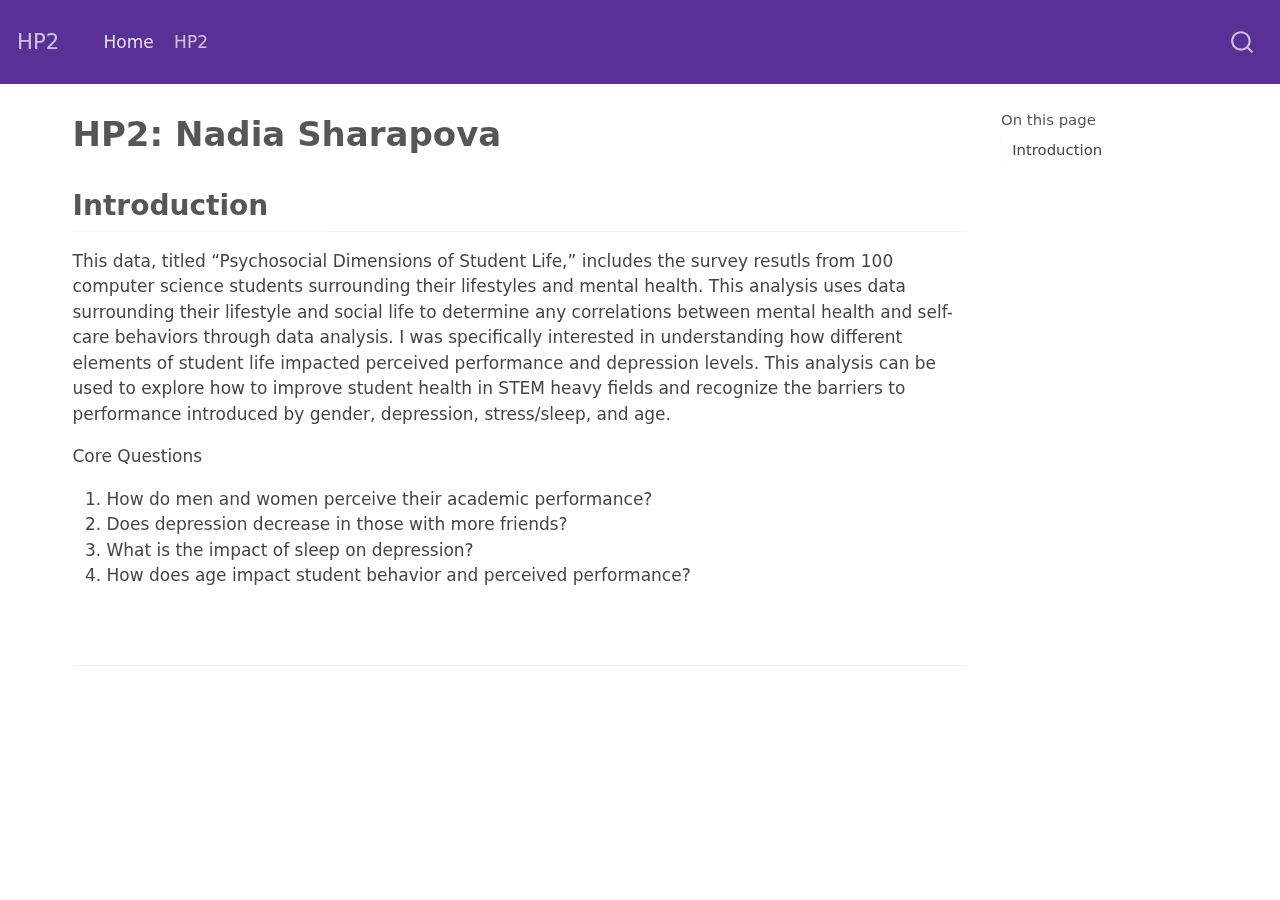
<file: docs/index.html>
<!DOCTYPE html>
<html xmlns="http://www.w3.org/1999/xhtml" lang="en" xml:lang="en"><head>

<meta charset="utf-8">
<meta name="generator" content="quarto-1.3.450">

<meta name="viewport" content="width=device-width, initial-scale=1.0, user-scalable=yes">


<title>HP2 - HP2: Nadia Sharapova</title>
<style>
code{white-space: pre-wrap;}
span.smallcaps{font-variant: small-caps;}
div.columns{display: flex; gap: min(4vw, 1.5em);}
div.column{flex: auto; overflow-x: auto;}
div.hanging-indent{margin-left: 1.5em; text-indent: -1.5em;}
ul.task-list{list-style: none;}
ul.task-list li input[type="checkbox"] {
  width: 0.8em;
  margin: 0 0.8em 0.2em -1em; /* quarto-specific, see https://github.com/quarto-dev/quarto-cli/issues/4556 */ 
  vertical-align: middle;
}
</style>


<script src="site_libs/quarto-nav/quarto-nav.js"></script>
<script src="site_libs/quarto-nav/headroom.min.js"></script>
<script src="site_libs/clipboard/clipboard.min.js"></script>
<script src="site_libs/quarto-search/autocomplete.umd.js"></script>
<script src="site_libs/quarto-search/fuse.min.js"></script>
<script src="site_libs/quarto-search/quarto-search.js"></script>
<meta name="quarto:offset" content="./">
<script src="site_libs/quarto-html/quarto.js"></script>
<script src="site_libs/quarto-html/popper.min.js"></script>
<script src="site_libs/quarto-html/tippy.umd.min.js"></script>
<script src="site_libs/quarto-html/anchor.min.js"></script>
<link href="site_libs/quarto-html/tippy.css" rel="stylesheet">
<link href="site_libs/quarto-html/quarto-syntax-highlighting.css" rel="stylesheet" id="quarto-text-highlighting-styles">
<script src="site_libs/bootstrap/bootstrap.min.js"></script>
<link href="site_libs/bootstrap/bootstrap-icons.css" rel="stylesheet">
<link href="site_libs/bootstrap/bootstrap.min.css" rel="stylesheet" id="quarto-bootstrap" data-mode="light">
<script id="quarto-search-options" type="application/json">{
  "location": "navbar",
  "copy-button": false,
  "collapse-after": 3,
  "panel-placement": "end",
  "type": "overlay",
  "limit": 20,
  "language": {
    "search-no-results-text": "No results",
    "search-matching-documents-text": "matching documents",
    "search-copy-link-title": "Copy link to search",
    "search-hide-matches-text": "Hide additional matches",
    "search-more-match-text": "more match in this document",
    "search-more-matches-text": "more matches in this document",
    "search-clear-button-title": "Clear",
    "search-detached-cancel-button-title": "Cancel",
    "search-submit-button-title": "Submit",
    "search-label": "Search"
  }
}</script>


<link rel="stylesheet" href="styles.css">
</head>

<body class="nav-fixed">

<div id="quarto-search-results"></div>
  <header id="quarto-header" class="headroom fixed-top">
    <nav class="navbar navbar-expand-lg navbar-dark ">
      <div class="navbar-container container-fluid">
      <div class="navbar-brand-container">
    <a class="navbar-brand" href="./index.html">
    <span class="navbar-title">HP2</span>
    </a>
  </div>
            <div id="quarto-search" class="" title="Search"></div>
          <button class="navbar-toggler" type="button" data-bs-toggle="collapse" data-bs-target="#navbarCollapse" aria-controls="navbarCollapse" aria-expanded="false" aria-label="Toggle navigation" onclick="if (window.quartoToggleHeadroom) { window.quartoToggleHeadroom(); }">
  <span class="navbar-toggler-icon"></span>
</button>
          <div class="collapse navbar-collapse" id="navbarCollapse">
            <ul class="navbar-nav navbar-nav-scroll me-auto">
  <li class="nav-item">
    <a class="nav-link active" href="./index.html" rel="" target="" aria-current="page">
 <span class="menu-text">Home</span></a>
  </li>  
  <li class="nav-item">
    <a class="nav-link" href="./hp2-nadiasharapova.html" rel="" target="">
 <span class="menu-text">HP2</span></a>
  </li>  
</ul>
            <div class="quarto-navbar-tools ms-auto">
</div>
          </div> <!-- /navcollapse -->
      </div> <!-- /container-fluid -->
    </nav>
</header>
<!-- content -->
<div id="quarto-content" class="quarto-container page-columns page-rows-contents page-layout-full page-navbar">
<!-- sidebar -->
<!-- margin-sidebar -->
    <div id="quarto-margin-sidebar" class="sidebar margin-sidebar">
        <nav id="TOC" role="doc-toc" class="toc-active">
    <h2 id="toc-title">On this page</h2>
   
  <ul>
  <li><a href="#introduction" id="toc-introduction" class="nav-link active" data-scroll-target="#introduction">Introduction</a></li>
  <li><a href="#section" id="toc-section" class="nav-link" data-scroll-target="#section"></a></li>
  </ul>
</nav>
    </div>
<!-- main -->
<main class="content column-page-left" id="quarto-document-content">

<header id="title-block-header" class="quarto-title-block default">
<div class="quarto-title">
<h1 class="title">HP2: Nadia Sharapova</h1>
</div>



<div class="quarto-title-meta">

    
  
    
  </div>
  

</header>

<section id="introduction" class="level2">
<h2 class="anchored" data-anchor-id="introduction">Introduction</h2>
<p>This data, titled “Psychosocial Dimensions of Student Life,” includes the survey resutls from 100 computer science students surrounding their lifestyles and mental health. This analysis uses data surrounding their lifestyle and social life to determine any correlations between mental health and self-care behaviors through data analysis. I was specifically interested in understanding how different elements of student life impacted perceived performance and depression levels. This analysis can be used to explore how to improve student health in STEM heavy fields and recognize the barriers to performance introduced by gender, depression, stress/sleep, and age.</p>
<p>Core Questions</p>
<ol type="1">
<li>How do men and women perceive their academic performance?</li>
<li>Does depression decrease in those with more friends?</li>
<li>What is the impact of sleep on depression?</li>
<li>How does age impact student behavior and perceived performance?</li>
</ol>
</section>
<section id="section" class="level2">
<h2 class="anchored" data-anchor-id="section"></h2>


</section>

</main> <!-- /main -->
<script id="quarto-html-after-body" type="application/javascript">
window.document.addEventListener("DOMContentLoaded", function (event) {
  const toggleBodyColorMode = (bsSheetEl) => {
    const mode = bsSheetEl.getAttribute("data-mode");
    const bodyEl = window.document.querySelector("body");
    if (mode === "dark") {
      bodyEl.classList.add("quarto-dark");
      bodyEl.classList.remove("quarto-light");
    } else {
      bodyEl.classList.add("quarto-light");
      bodyEl.classList.remove("quarto-dark");
    }
  }
  const toggleBodyColorPrimary = () => {
    const bsSheetEl = window.document.querySelector("link#quarto-bootstrap");
    if (bsSheetEl) {
      toggleBodyColorMode(bsSheetEl);
    }
  }
  toggleBodyColorPrimary();  
  const icon = "";
  const anchorJS = new window.AnchorJS();
  anchorJS.options = {
    placement: 'right',
    icon: icon
  };
  anchorJS.add('.anchored');
  const isCodeAnnotation = (el) => {
    for (const clz of el.classList) {
      if (clz.startsWith('code-annotation-')) {                     
        return true;
      }
    }
    return false;
  }
  const clipboard = new window.ClipboardJS('.code-copy-button', {
    text: function(trigger) {
      const codeEl = trigger.previousElementSibling.cloneNode(true);
      for (const childEl of codeEl.children) {
        if (isCodeAnnotation(childEl)) {
          childEl.remove();
        }
      }
      return codeEl.innerText;
    }
  });
  clipboard.on('success', function(e) {
    // button target
    const button = e.trigger;
    // don't keep focus
    button.blur();
    // flash "checked"
    button.classList.add('code-copy-button-checked');
    var currentTitle = button.getAttribute("title");
    button.setAttribute("title", "Copied!");
    let tooltip;
    if (window.bootstrap) {
      button.setAttribute("data-bs-toggle", "tooltip");
      button.setAttribute("data-bs-placement", "left");
      button.setAttribute("data-bs-title", "Copied!");
      tooltip = new bootstrap.Tooltip(button, 
        { trigger: "manual", 
          customClass: "code-copy-button-tooltip",
          offset: [0, -8]});
      tooltip.show();    
    }
    setTimeout(function() {
      if (tooltip) {
        tooltip.hide();
        button.removeAttribute("data-bs-title");
        button.removeAttribute("data-bs-toggle");
        button.removeAttribute("data-bs-placement");
      }
      button.setAttribute("title", currentTitle);
      button.classList.remove('code-copy-button-checked');
    }, 1000);
    // clear code selection
    e.clearSelection();
  });
  function tippyHover(el, contentFn) {
    const config = {
      allowHTML: true,
      content: contentFn,
      maxWidth: 500,
      delay: 100,
      arrow: false,
      appendTo: function(el) {
          return el.parentElement;
      },
      interactive: true,
      interactiveBorder: 10,
      theme: 'quarto',
      placement: 'bottom-start'
    };
    window.tippy(el, config); 
  }
  const noterefs = window.document.querySelectorAll('a[role="doc-noteref"]');
  for (var i=0; i<noterefs.length; i++) {
    const ref = noterefs[i];
    tippyHover(ref, function() {
      // use id or data attribute instead here
      let href = ref.getAttribute('data-footnote-href') || ref.getAttribute('href');
      try { href = new URL(href).hash; } catch {}
      const id = href.replace(/^#\/?/, "");
      const note = window.document.getElementById(id);
      return note.innerHTML;
    });
  }
      let selectedAnnoteEl;
      const selectorForAnnotation = ( cell, annotation) => {
        let cellAttr = 'data-code-cell="' + cell + '"';
        let lineAttr = 'data-code-annotation="' +  annotation + '"';
        const selector = 'span[' + cellAttr + '][' + lineAttr + ']';
        return selector;
      }
      const selectCodeLines = (annoteEl) => {
        const doc = window.document;
        const targetCell = annoteEl.getAttribute("data-target-cell");
        const targetAnnotation = annoteEl.getAttribute("data-target-annotation");
        const annoteSpan = window.document.querySelector(selectorForAnnotation(targetCell, targetAnnotation));
        const lines = annoteSpan.getAttribute("data-code-lines").split(",");
        const lineIds = lines.map((line) => {
          return targetCell + "-" + line;
        })
        let top = null;
        let height = null;
        let parent = null;
        if (lineIds.length > 0) {
            //compute the position of the single el (top and bottom and make a div)
            const el = window.document.getElementById(lineIds[0]);
            top = el.offsetTop;
            height = el.offsetHeight;
            parent = el.parentElement.parentElement;
          if (lineIds.length > 1) {
            const lastEl = window.document.getElementById(lineIds[lineIds.length - 1]);
            const bottom = lastEl.offsetTop + lastEl.offsetHeight;
            height = bottom - top;
          }
          if (top !== null && height !== null && parent !== null) {
            // cook up a div (if necessary) and position it 
            let div = window.document.getElementById("code-annotation-line-highlight");
            if (div === null) {
              div = window.document.createElement("div");
              div.setAttribute("id", "code-annotation-line-highlight");
              div.style.position = 'absolute';
              parent.appendChild(div);
            }
            div.style.top = top - 2 + "px";
            div.style.height = height + 4 + "px";
            let gutterDiv = window.document.getElementById("code-annotation-line-highlight-gutter");
            if (gutterDiv === null) {
              gutterDiv = window.document.createElement("div");
              gutterDiv.setAttribute("id", "code-annotation-line-highlight-gutter");
              gutterDiv.style.position = 'absolute';
              const codeCell = window.document.getElementById(targetCell);
              const gutter = codeCell.querySelector('.code-annotation-gutter');
              gutter.appendChild(gutterDiv);
            }
            gutterDiv.style.top = top - 2 + "px";
            gutterDiv.style.height = height + 4 + "px";
          }
          selectedAnnoteEl = annoteEl;
        }
      };
      const unselectCodeLines = () => {
        const elementsIds = ["code-annotation-line-highlight", "code-annotation-line-highlight-gutter"];
        elementsIds.forEach((elId) => {
          const div = window.document.getElementById(elId);
          if (div) {
            div.remove();
          }
        });
        selectedAnnoteEl = undefined;
      };
      // Attach click handler to the DT
      const annoteDls = window.document.querySelectorAll('dt[data-target-cell]');
      for (const annoteDlNode of annoteDls) {
        annoteDlNode.addEventListener('click', (event) => {
          const clickedEl = event.target;
          if (clickedEl !== selectedAnnoteEl) {
            unselectCodeLines();
            const activeEl = window.document.querySelector('dt[data-target-cell].code-annotation-active');
            if (activeEl) {
              activeEl.classList.remove('code-annotation-active');
            }
            selectCodeLines(clickedEl);
            clickedEl.classList.add('code-annotation-active');
          } else {
            // Unselect the line
            unselectCodeLines();
            clickedEl.classList.remove('code-annotation-active');
          }
        });
      }
  const findCites = (el) => {
    const parentEl = el.parentElement;
    if (parentEl) {
      const cites = parentEl.dataset.cites;
      if (cites) {
        return {
          el,
          cites: cites.split(' ')
        };
      } else {
        return findCites(el.parentElement)
      }
    } else {
      return undefined;
    }
  };
  var bibliorefs = window.document.querySelectorAll('a[role="doc-biblioref"]');
  for (var i=0; i<bibliorefs.length; i++) {
    const ref = bibliorefs[i];
    const citeInfo = findCites(ref);
    if (citeInfo) {
      tippyHover(citeInfo.el, function() {
        var popup = window.document.createElement('div');
        citeInfo.cites.forEach(function(cite) {
          var citeDiv = window.document.createElement('div');
          citeDiv.classList.add('hanging-indent');
          citeDiv.classList.add('csl-entry');
          var biblioDiv = window.document.getElementById('ref-' + cite);
          if (biblioDiv) {
            citeDiv.innerHTML = biblioDiv.innerHTML;
          }
          popup.appendChild(citeDiv);
        });
        return popup.innerHTML;
      });
    }
  }
});
</script>
</div> <!-- /content -->



</body></html>
</file>
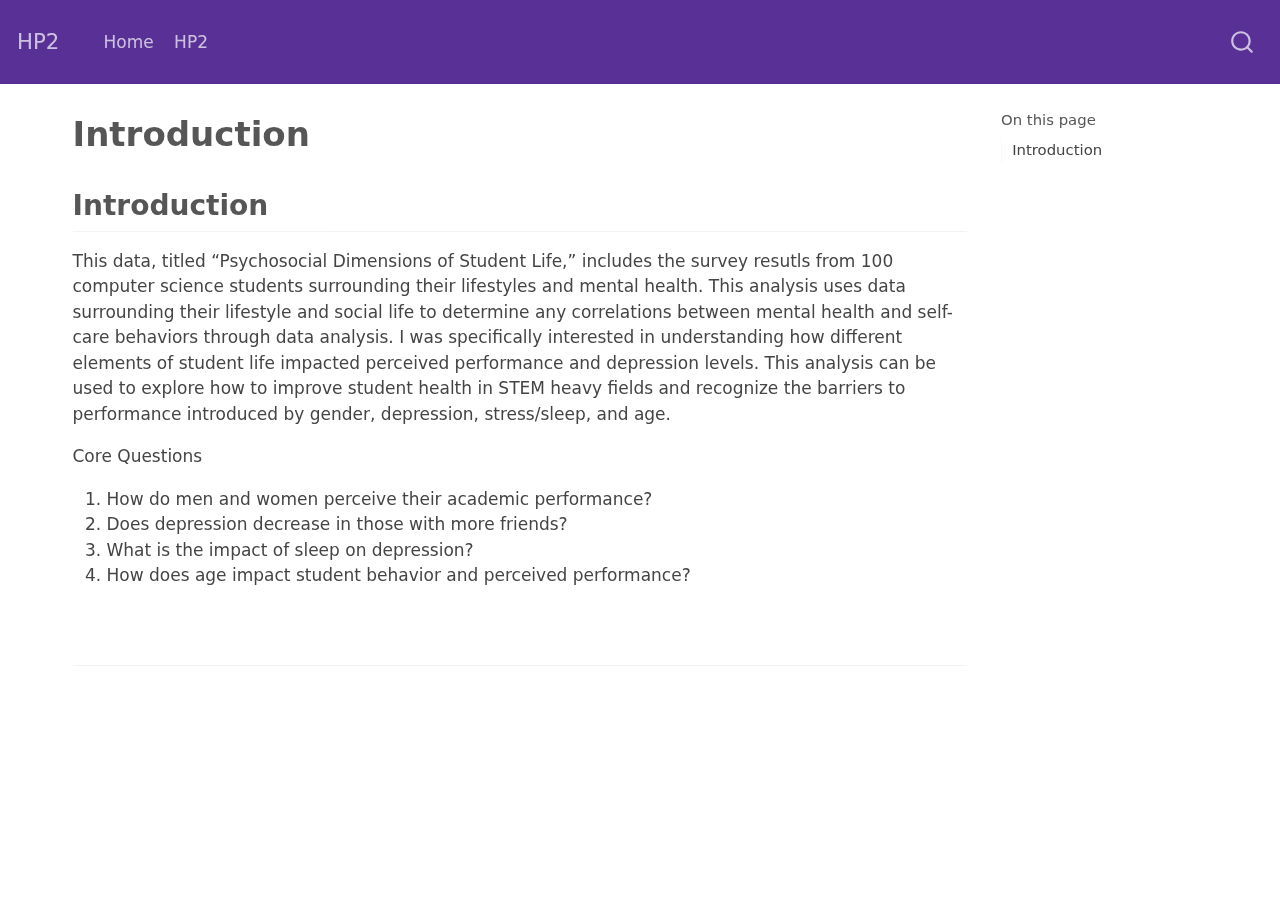
<file: docs/about.html>
<!DOCTYPE html>
<html xmlns="http://www.w3.org/1999/xhtml" lang="en" xml:lang="en"><head>

<meta charset="utf-8">
<meta name="generator" content="quarto-1.3.450">

<meta name="viewport" content="width=device-width, initial-scale=1.0, user-scalable=yes">


<title>HP2 - Introduction</title>
<style>
code{white-space: pre-wrap;}
span.smallcaps{font-variant: small-caps;}
div.columns{display: flex; gap: min(4vw, 1.5em);}
div.column{flex: auto; overflow-x: auto;}
div.hanging-indent{margin-left: 1.5em; text-indent: -1.5em;}
ul.task-list{list-style: none;}
ul.task-list li input[type="checkbox"] {
  width: 0.8em;
  margin: 0 0.8em 0.2em -1em; /* quarto-specific, see https://github.com/quarto-dev/quarto-cli/issues/4556 */ 
  vertical-align: middle;
}
</style>


<script src="site_libs/quarto-nav/quarto-nav.js"></script>
<script src="site_libs/quarto-nav/headroom.min.js"></script>
<script src="site_libs/clipboard/clipboard.min.js"></script>
<script src="site_libs/quarto-search/autocomplete.umd.js"></script>
<script src="site_libs/quarto-search/fuse.min.js"></script>
<script src="site_libs/quarto-search/quarto-search.js"></script>
<meta name="quarto:offset" content="./">
<script src="site_libs/quarto-html/quarto.js"></script>
<script src="site_libs/quarto-html/popper.min.js"></script>
<script src="site_libs/quarto-html/tippy.umd.min.js"></script>
<script src="site_libs/quarto-html/anchor.min.js"></script>
<link href="site_libs/quarto-html/tippy.css" rel="stylesheet">
<link href="site_libs/quarto-html/quarto-syntax-highlighting.css" rel="stylesheet" id="quarto-text-highlighting-styles">
<script src="site_libs/bootstrap/bootstrap.min.js"></script>
<link href="site_libs/bootstrap/bootstrap-icons.css" rel="stylesheet">
<link href="site_libs/bootstrap/bootstrap.min.css" rel="stylesheet" id="quarto-bootstrap" data-mode="light">
<script id="quarto-search-options" type="application/json">{
  "location": "navbar",
  "copy-button": false,
  "collapse-after": 3,
  "panel-placement": "end",
  "type": "overlay",
  "limit": 20,
  "language": {
    "search-no-results-text": "No results",
    "search-matching-documents-text": "matching documents",
    "search-copy-link-title": "Copy link to search",
    "search-hide-matches-text": "Hide additional matches",
    "search-more-match-text": "more match in this document",
    "search-more-matches-text": "more matches in this document",
    "search-clear-button-title": "Clear",
    "search-detached-cancel-button-title": "Cancel",
    "search-submit-button-title": "Submit",
    "search-label": "Search"
  }
}</script>


<link rel="stylesheet" href="styles.css">
</head>

<body class="nav-fixed">

<div id="quarto-search-results"></div>
  <header id="quarto-header" class="headroom fixed-top">
    <nav class="navbar navbar-expand-lg navbar-dark ">
      <div class="navbar-container container-fluid">
      <div class="navbar-brand-container">
    <a class="navbar-brand" href="./index.html">
    <span class="navbar-title">HP2</span>
    </a>
  </div>
            <div id="quarto-search" class="" title="Search"></div>
          <button class="navbar-toggler" type="button" data-bs-toggle="collapse" data-bs-target="#navbarCollapse" aria-controls="navbarCollapse" aria-expanded="false" aria-label="Toggle navigation" onclick="if (window.quartoToggleHeadroom) { window.quartoToggleHeadroom(); }">
  <span class="navbar-toggler-icon"></span>
</button>
          <div class="collapse navbar-collapse" id="navbarCollapse">
            <ul class="navbar-nav navbar-nav-scroll me-auto">
  <li class="nav-item">
    <a class="nav-link" href="./index.html" rel="" target="">
 <span class="menu-text">Home</span></a>
  </li>  
  <li class="nav-item">
    <a class="nav-link" href="./hp2-nadiasharapova.html" rel="" target="">
 <span class="menu-text">HP2</span></a>
  </li>  
</ul>
            <div class="quarto-navbar-tools ms-auto">
</div>
          </div> <!-- /navcollapse -->
      </div> <!-- /container-fluid -->
    </nav>
</header>
<!-- content -->
<div id="quarto-content" class="quarto-container page-columns page-rows-contents page-layout-full page-navbar">
<!-- sidebar -->
<!-- margin-sidebar -->
    <div id="quarto-margin-sidebar" class="sidebar margin-sidebar">
        <nav id="TOC" role="doc-toc" class="toc-active">
    <h2 id="toc-title">On this page</h2>
   
  <ul>
  <li><a href="#introduction" id="toc-introduction" class="nav-link active" data-scroll-target="#introduction">Introduction</a></li>
  <li><a href="#section" id="toc-section" class="nav-link" data-scroll-target="#section"></a></li>
  </ul>
</nav>
    </div>
<!-- main -->
<main class="content column-page-left" id="quarto-document-content">

<header id="title-block-header" class="quarto-title-block default">
<div class="quarto-title">
<h1 class="title">Introduction</h1>
</div>



<div class="quarto-title-meta">

    
  
    
  </div>
  

</header>

<section id="introduction" class="level2">
<h2 class="anchored" data-anchor-id="introduction">Introduction</h2>
<p>This data, titled “Psychosocial Dimensions of Student Life,” includes the survey resutls from 100 computer science students surrounding their lifestyles and mental health. This analysis uses data surrounding their lifestyle and social life to determine any correlations between mental health and self-care behaviors through data analysis. I was specifically interested in understanding how different elements of student life impacted perceived performance and depression levels. This analysis can be used to explore how to improve student health in STEM heavy fields and recognize the barriers to performance introduced by gender, depression, stress/sleep, and age.</p>
<p>Core Questions</p>
<ol type="1">
<li>How do men and women perceive their academic performance?</li>
<li>Does depression decrease in those with more friends?</li>
<li>What is the impact of sleep on depression?</li>
<li>How does age impact student behavior and perceived performance?</li>
</ol>
</section>
<section id="section" class="level2">
<h2 class="anchored" data-anchor-id="section"></h2>


</section>

</main> <!-- /main -->
<script id="quarto-html-after-body" type="application/javascript">
window.document.addEventListener("DOMContentLoaded", function (event) {
  const toggleBodyColorMode = (bsSheetEl) => {
    const mode = bsSheetEl.getAttribute("data-mode");
    const bodyEl = window.document.querySelector("body");
    if (mode === "dark") {
      bodyEl.classList.add("quarto-dark");
      bodyEl.classList.remove("quarto-light");
    } else {
      bodyEl.classList.add("quarto-light");
      bodyEl.classList.remove("quarto-dark");
    }
  }
  const toggleBodyColorPrimary = () => {
    const bsSheetEl = window.document.querySelector("link#quarto-bootstrap");
    if (bsSheetEl) {
      toggleBodyColorMode(bsSheetEl);
    }
  }
  toggleBodyColorPrimary();  
  const icon = "";
  const anchorJS = new window.AnchorJS();
  anchorJS.options = {
    placement: 'right',
    icon: icon
  };
  anchorJS.add('.anchored');
  const isCodeAnnotation = (el) => {
    for (const clz of el.classList) {
      if (clz.startsWith('code-annotation-')) {                     
        return true;
      }
    }
    return false;
  }
  const clipboard = new window.ClipboardJS('.code-copy-button', {
    text: function(trigger) {
      const codeEl = trigger.previousElementSibling.cloneNode(true);
      for (const childEl of codeEl.children) {
        if (isCodeAnnotation(childEl)) {
          childEl.remove();
        }
      }
      return codeEl.innerText;
    }
  });
  clipboard.on('success', function(e) {
    // button target
    const button = e.trigger;
    // don't keep focus
    button.blur();
    // flash "checked"
    button.classList.add('code-copy-button-checked');
    var currentTitle = button.getAttribute("title");
    button.setAttribute("title", "Copied!");
    let tooltip;
    if (window.bootstrap) {
      button.setAttribute("data-bs-toggle", "tooltip");
      button.setAttribute("data-bs-placement", "left");
      button.setAttribute("data-bs-title", "Copied!");
      tooltip = new bootstrap.Tooltip(button, 
        { trigger: "manual", 
          customClass: "code-copy-button-tooltip",
          offset: [0, -8]});
      tooltip.show();    
    }
    setTimeout(function() {
      if (tooltip) {
        tooltip.hide();
        button.removeAttribute("data-bs-title");
        button.removeAttribute("data-bs-toggle");
        button.removeAttribute("data-bs-placement");
      }
      button.setAttribute("title", currentTitle);
      button.classList.remove('code-copy-button-checked');
    }, 1000);
    // clear code selection
    e.clearSelection();
  });
  function tippyHover(el, contentFn) {
    const config = {
      allowHTML: true,
      content: contentFn,
      maxWidth: 500,
      delay: 100,
      arrow: false,
      appendTo: function(el) {
          return el.parentElement;
      },
      interactive: true,
      interactiveBorder: 10,
      theme: 'quarto',
      placement: 'bottom-start'
    };
    window.tippy(el, config); 
  }
  const noterefs = window.document.querySelectorAll('a[role="doc-noteref"]');
  for (var i=0; i<noterefs.length; i++) {
    const ref = noterefs[i];
    tippyHover(ref, function() {
      // use id or data attribute instead here
      let href = ref.getAttribute('data-footnote-href') || ref.getAttribute('href');
      try { href = new URL(href).hash; } catch {}
      const id = href.replace(/^#\/?/, "");
      const note = window.document.getElementById(id);
      return note.innerHTML;
    });
  }
      let selectedAnnoteEl;
      const selectorForAnnotation = ( cell, annotation) => {
        let cellAttr = 'data-code-cell="' + cell + '"';
        let lineAttr = 'data-code-annotation="' +  annotation + '"';
        const selector = 'span[' + cellAttr + '][' + lineAttr + ']';
        return selector;
      }
      const selectCodeLines = (annoteEl) => {
        const doc = window.document;
        const targetCell = annoteEl.getAttribute("data-target-cell");
        const targetAnnotation = annoteEl.getAttribute("data-target-annotation");
        const annoteSpan = window.document.querySelector(selectorForAnnotation(targetCell, targetAnnotation));
        const lines = annoteSpan.getAttribute("data-code-lines").split(",");
        const lineIds = lines.map((line) => {
          return targetCell + "-" + line;
        })
        let top = null;
        let height = null;
        let parent = null;
        if (lineIds.length > 0) {
            //compute the position of the single el (top and bottom and make a div)
            const el = window.document.getElementById(lineIds[0]);
            top = el.offsetTop;
            height = el.offsetHeight;
            parent = el.parentElement.parentElement;
          if (lineIds.length > 1) {
            const lastEl = window.document.getElementById(lineIds[lineIds.length - 1]);
            const bottom = lastEl.offsetTop + lastEl.offsetHeight;
            height = bottom - top;
          }
          if (top !== null && height !== null && parent !== null) {
            // cook up a div (if necessary) and position it 
            let div = window.document.getElementById("code-annotation-line-highlight");
            if (div === null) {
              div = window.document.createElement("div");
              div.setAttribute("id", "code-annotation-line-highlight");
              div.style.position = 'absolute';
              parent.appendChild(div);
            }
            div.style.top = top - 2 + "px";
            div.style.height = height + 4 + "px";
            let gutterDiv = window.document.getElementById("code-annotation-line-highlight-gutter");
            if (gutterDiv === null) {
              gutterDiv = window.document.createElement("div");
              gutterDiv.setAttribute("id", "code-annotation-line-highlight-gutter");
              gutterDiv.style.position = 'absolute';
              const codeCell = window.document.getElementById(targetCell);
              const gutter = codeCell.querySelector('.code-annotation-gutter');
              gutter.appendChild(gutterDiv);
            }
            gutterDiv.style.top = top - 2 + "px";
            gutterDiv.style.height = height + 4 + "px";
          }
          selectedAnnoteEl = annoteEl;
        }
      };
      const unselectCodeLines = () => {
        const elementsIds = ["code-annotation-line-highlight", "code-annotation-line-highlight-gutter"];
        elementsIds.forEach((elId) => {
          const div = window.document.getElementById(elId);
          if (div) {
            div.remove();
          }
        });
        selectedAnnoteEl = undefined;
      };
      // Attach click handler to the DT
      const annoteDls = window.document.querySelectorAll('dt[data-target-cell]');
      for (const annoteDlNode of annoteDls) {
        annoteDlNode.addEventListener('click', (event) => {
          const clickedEl = event.target;
          if (clickedEl !== selectedAnnoteEl) {
            unselectCodeLines();
            const activeEl = window.document.querySelector('dt[data-target-cell].code-annotation-active');
            if (activeEl) {
              activeEl.classList.remove('code-annotation-active');
            }
            selectCodeLines(clickedEl);
            clickedEl.classList.add('code-annotation-active');
          } else {
            // Unselect the line
            unselectCodeLines();
            clickedEl.classList.remove('code-annotation-active');
          }
        });
      }
  const findCites = (el) => {
    const parentEl = el.parentElement;
    if (parentEl) {
      const cites = parentEl.dataset.cites;
      if (cites) {
        return {
          el,
          cites: cites.split(' ')
        };
      } else {
        return findCites(el.parentElement)
      }
    } else {
      return undefined;
    }
  };
  var bibliorefs = window.document.querySelectorAll('a[role="doc-biblioref"]');
  for (var i=0; i<bibliorefs.length; i++) {
    const ref = bibliorefs[i];
    const citeInfo = findCites(ref);
    if (citeInfo) {
      tippyHover(citeInfo.el, function() {
        var popup = window.document.createElement('div');
        citeInfo.cites.forEach(function(cite) {
          var citeDiv = window.document.createElement('div');
          citeDiv.classList.add('hanging-indent');
          citeDiv.classList.add('csl-entry');
          var biblioDiv = window.document.getElementById('ref-' + cite);
          if (biblioDiv) {
            citeDiv.innerHTML = biblioDiv.innerHTML;
          }
          popup.appendChild(citeDiv);
        });
        return popup.innerHTML;
      });
    }
  }
});
</script>
</div> <!-- /content -->



</body></html>
</file>
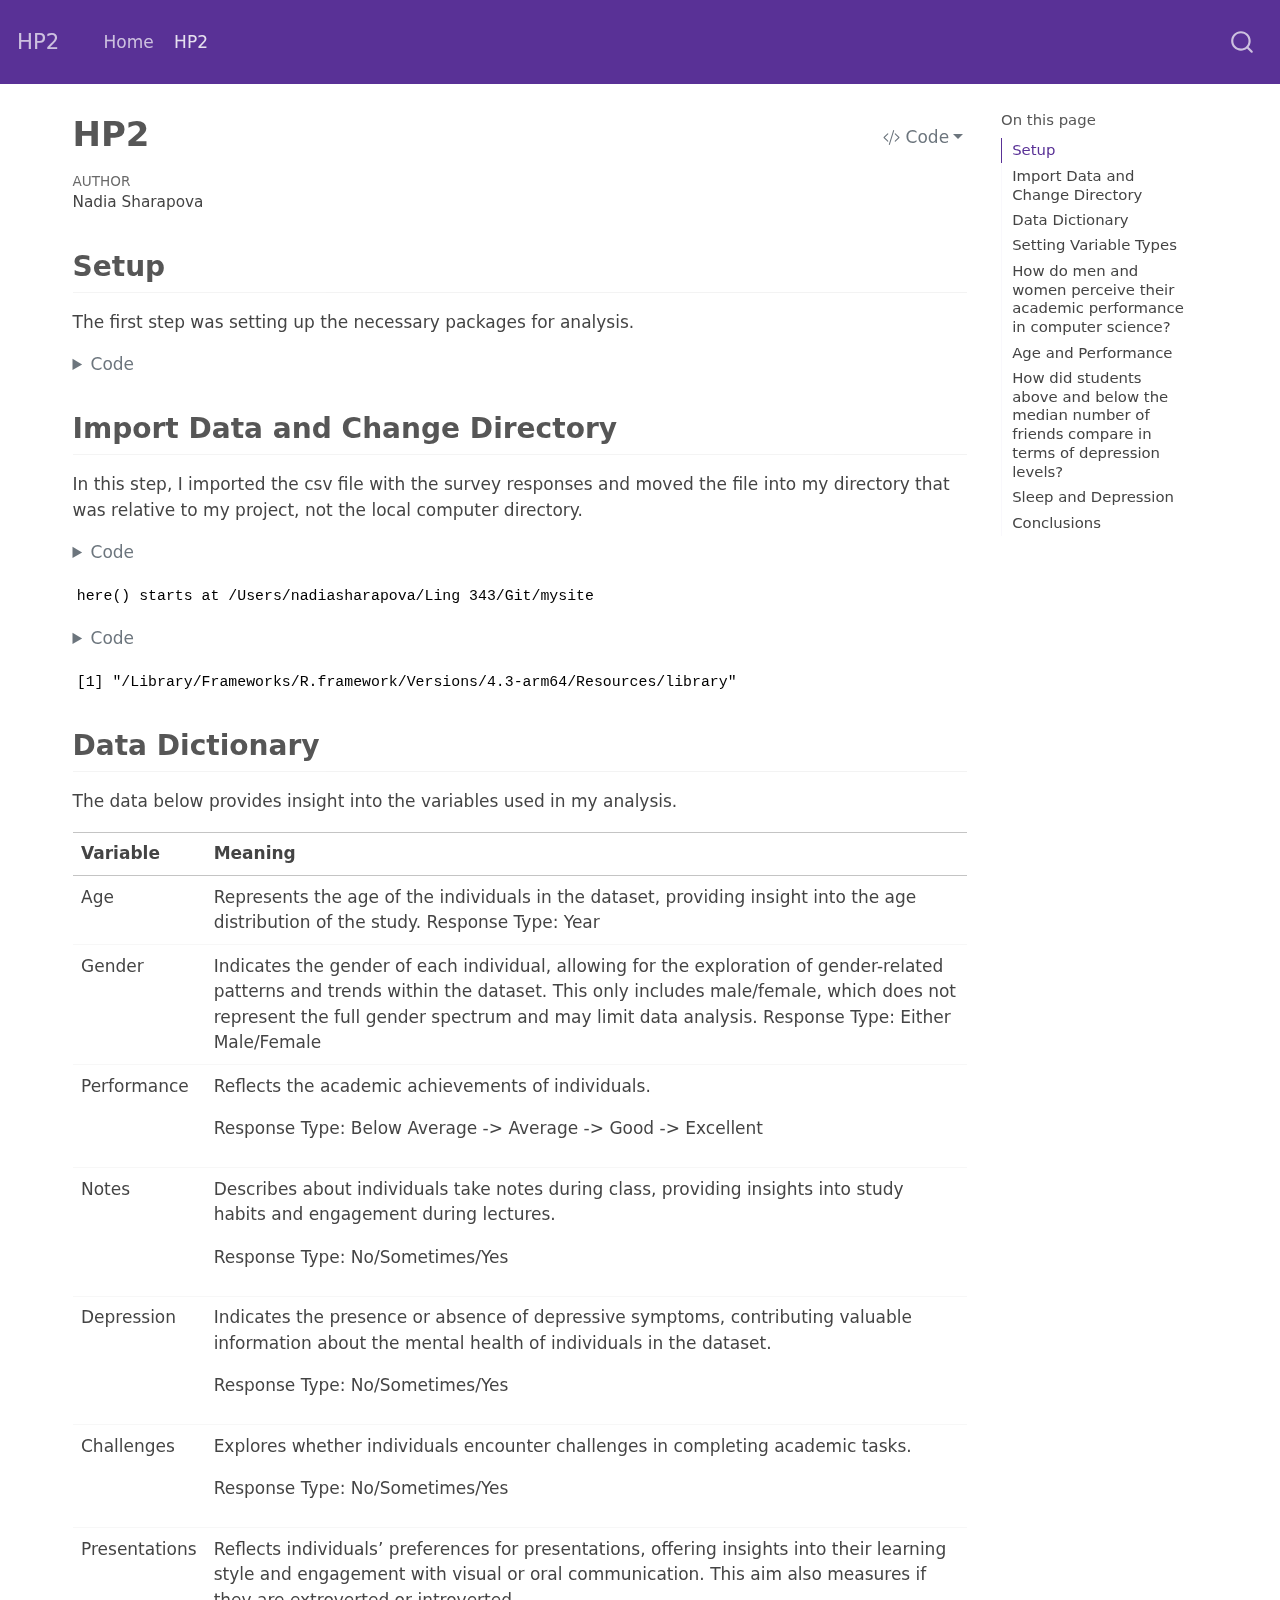
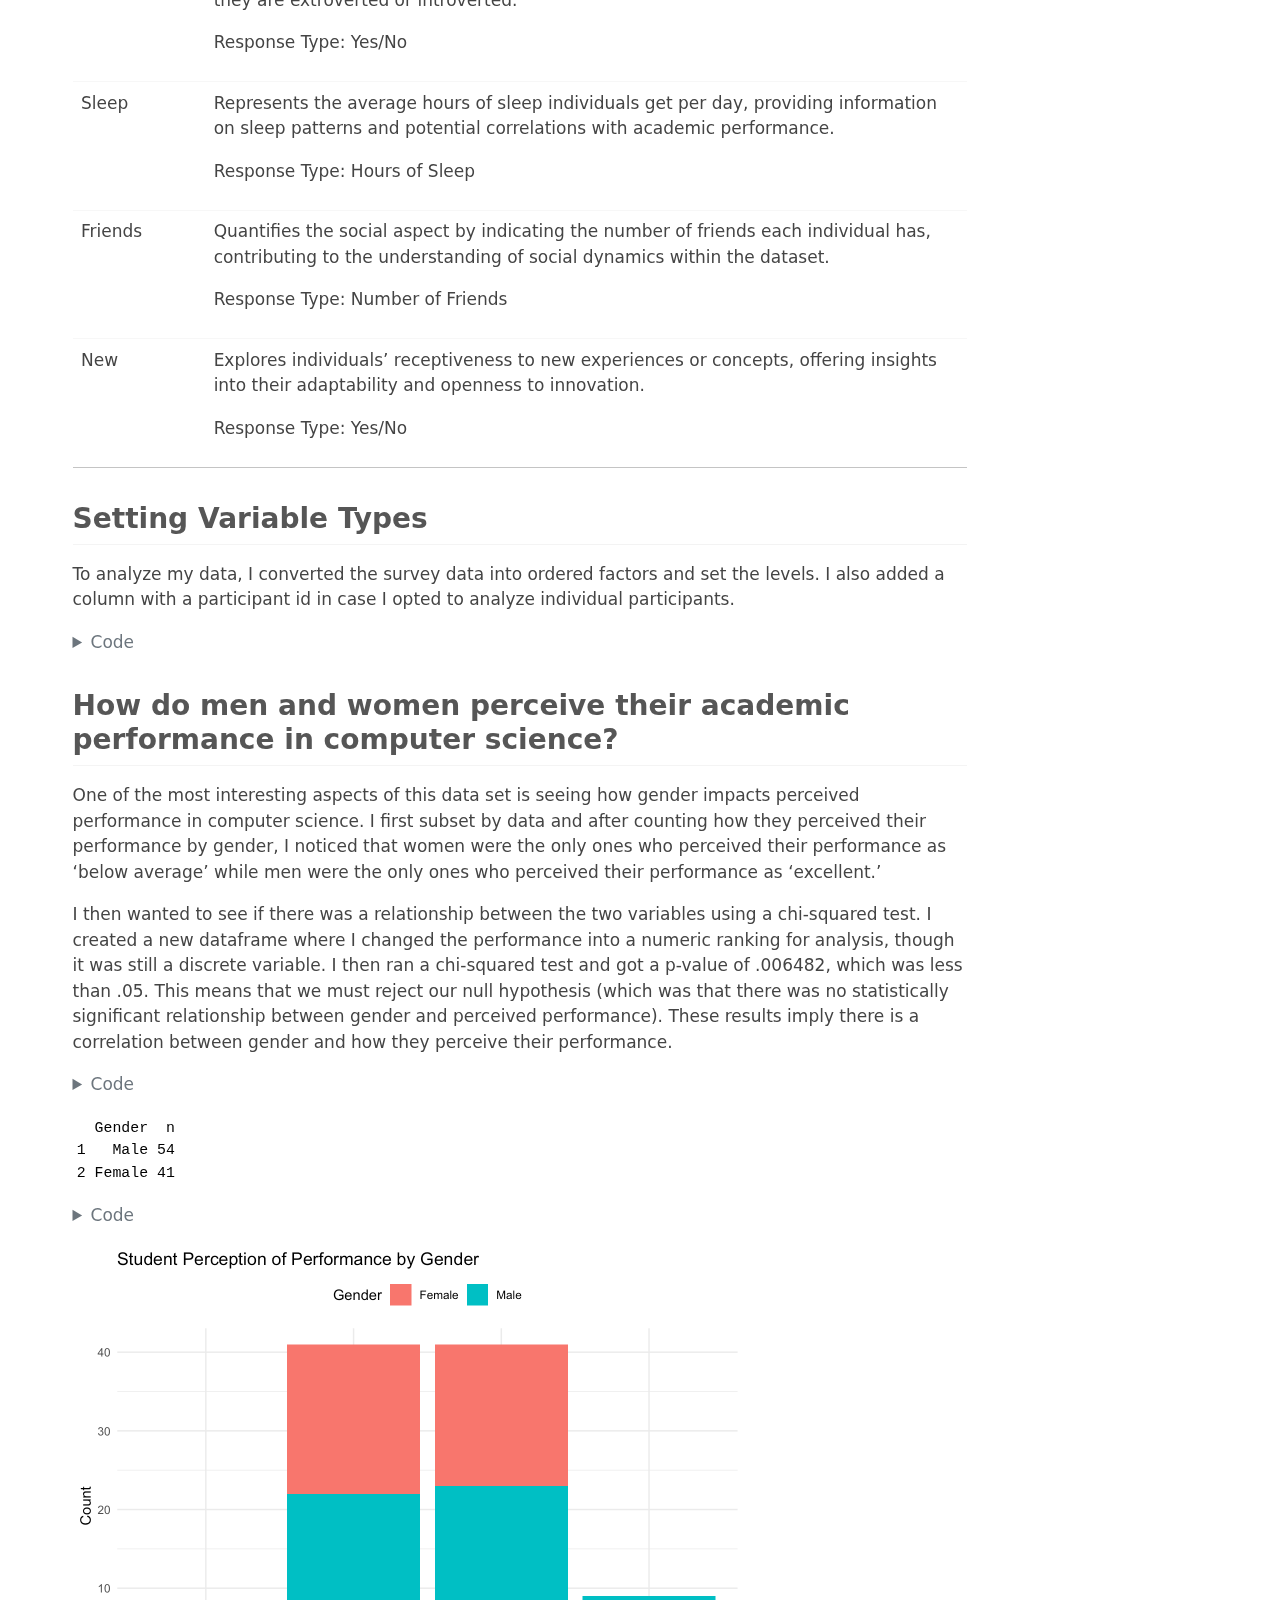
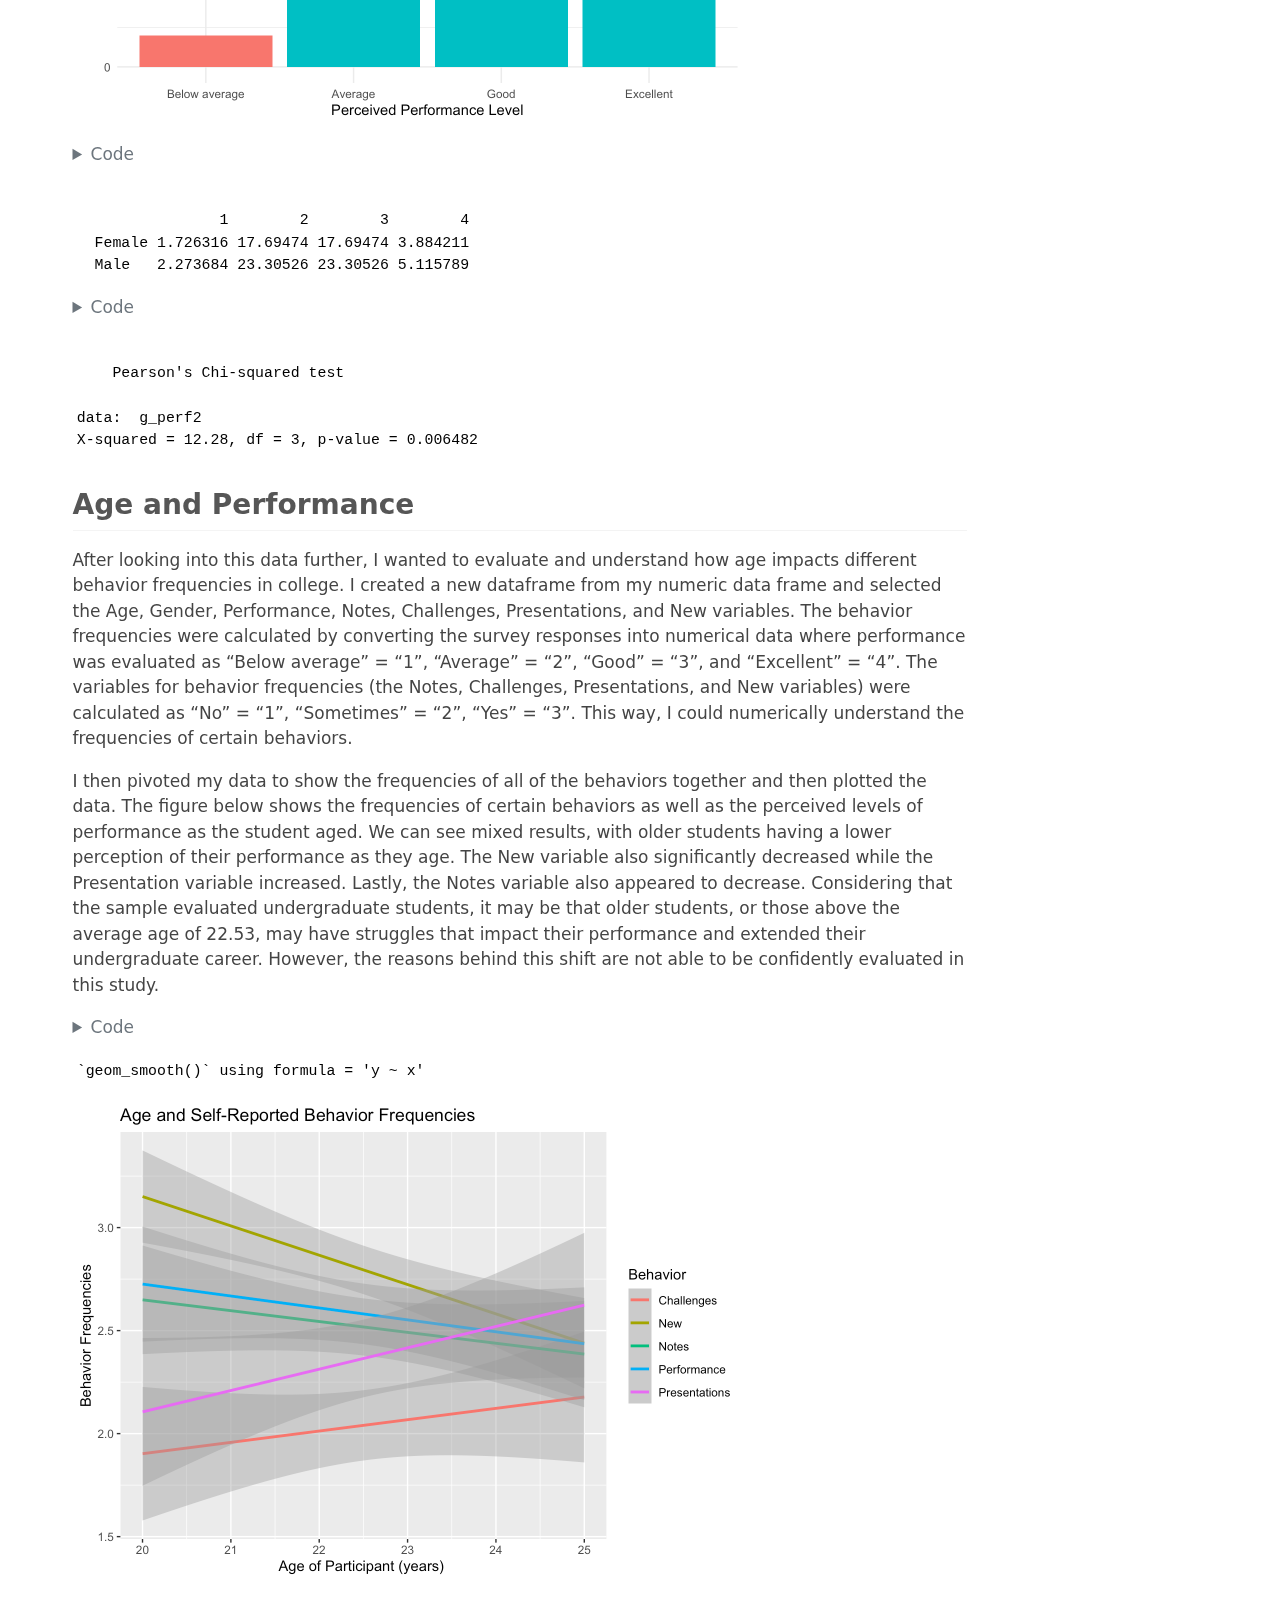
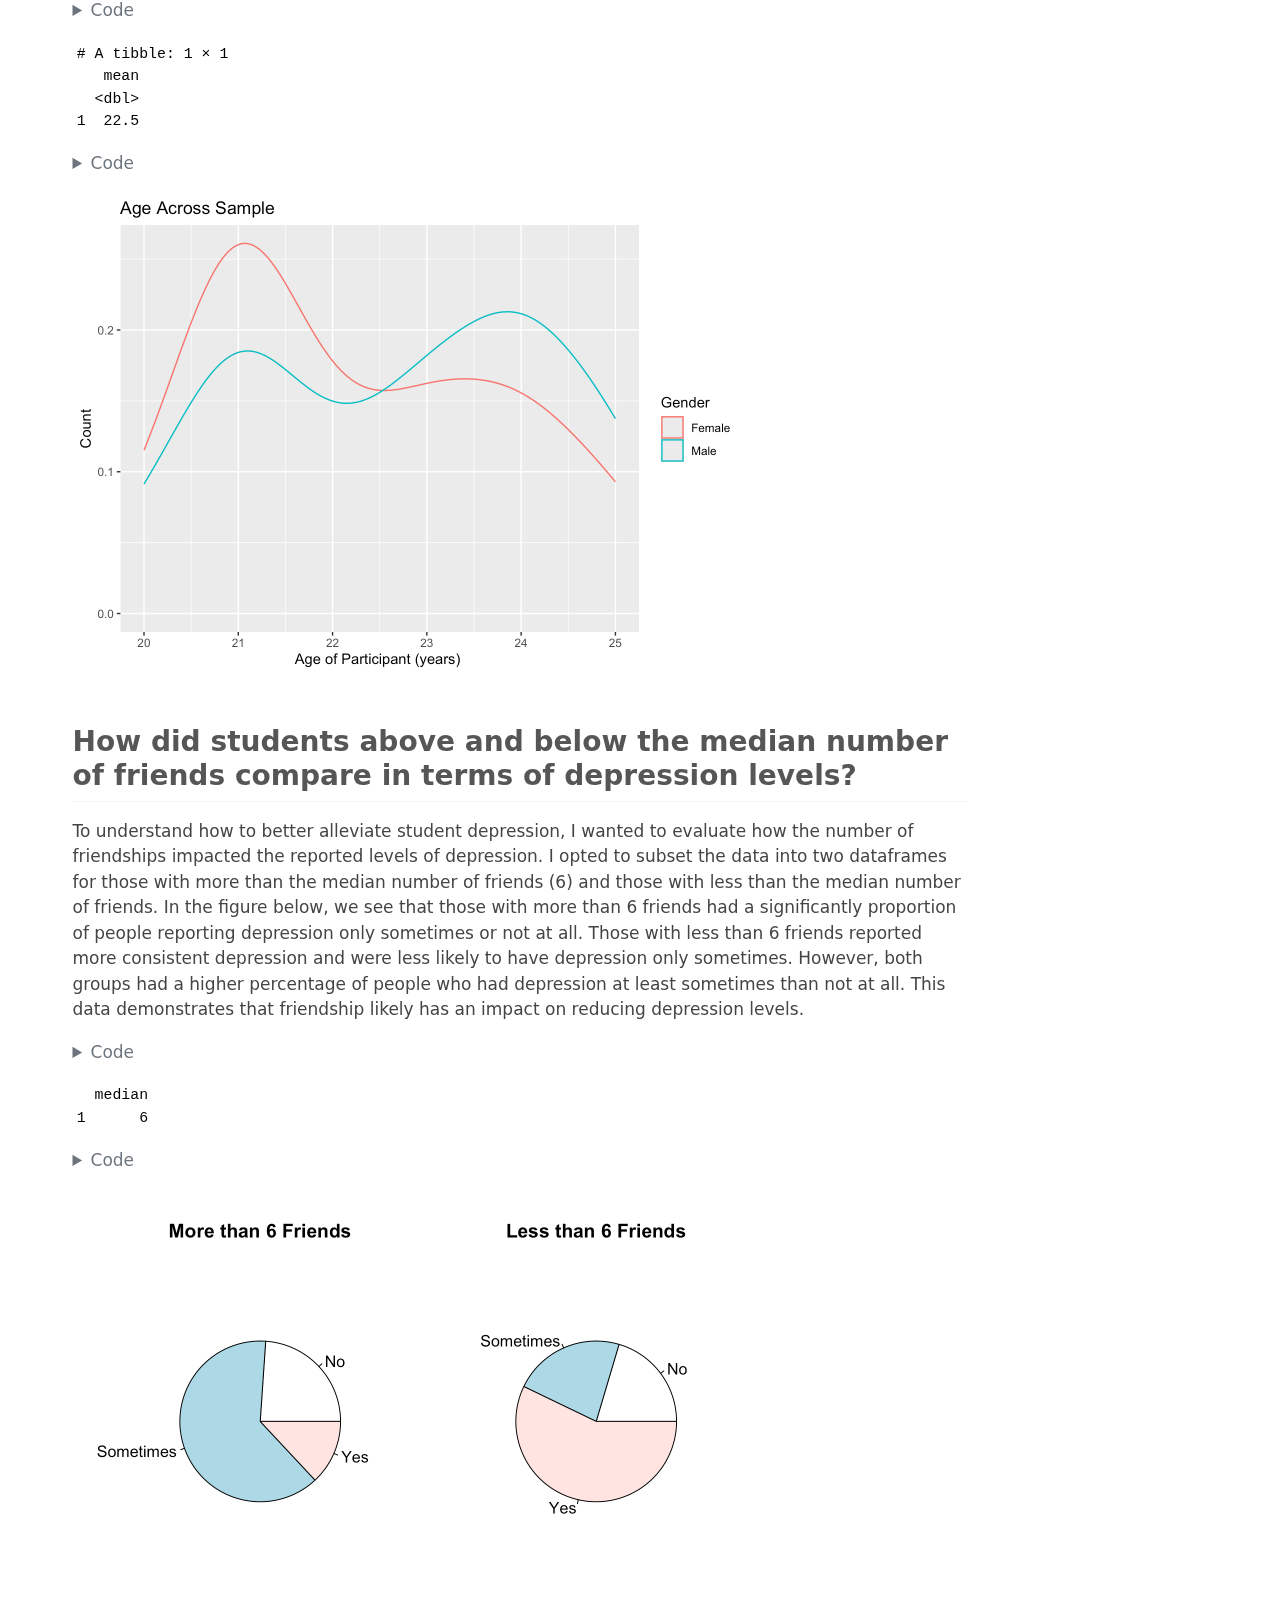
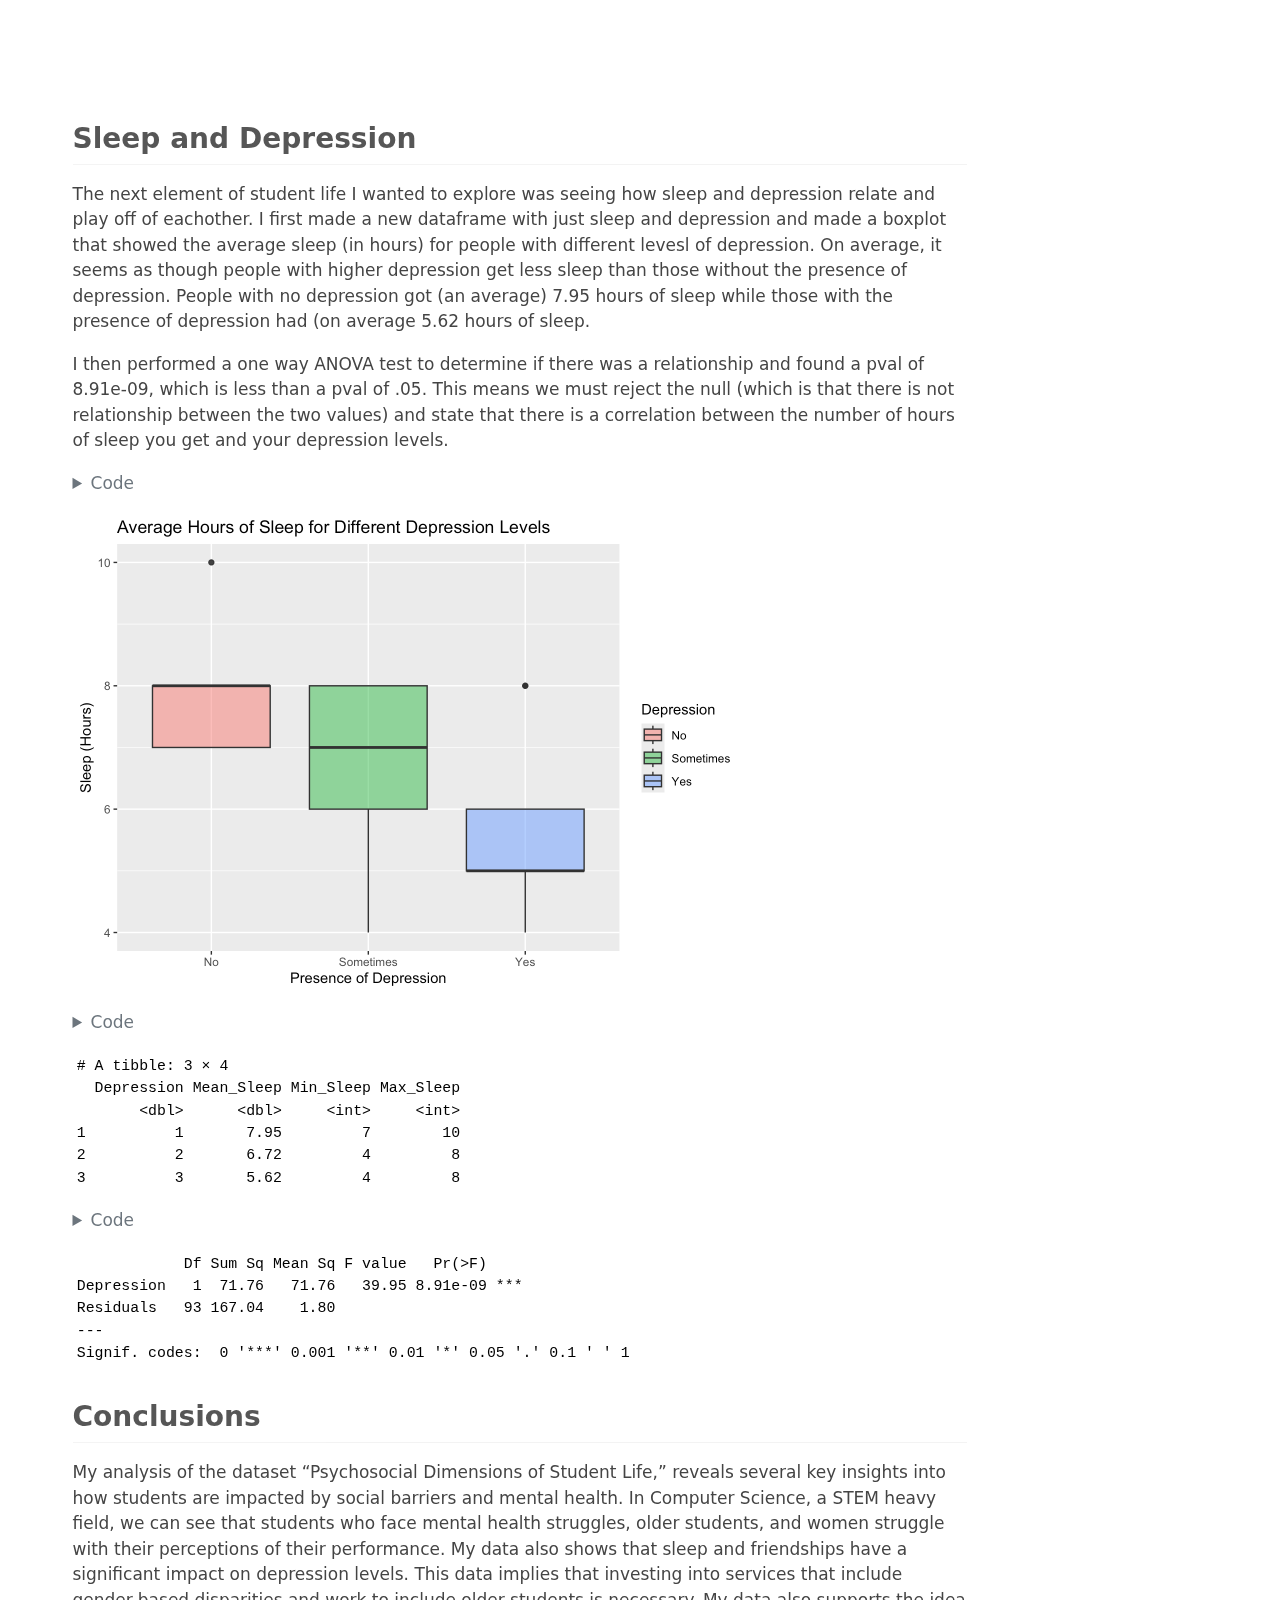
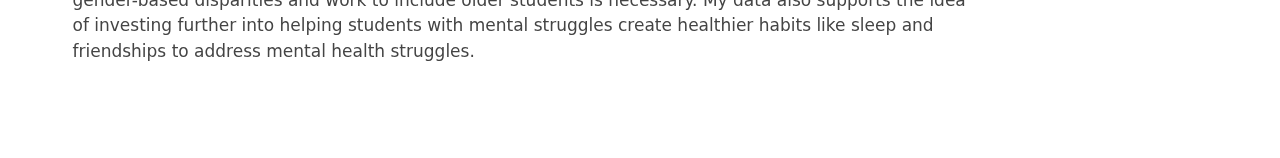
<file: docs/hp2-nadiasharapova.html>
<!DOCTYPE html>
<html xmlns="http://www.w3.org/1999/xhtml" lang="en" xml:lang="en"><head>

<meta charset="utf-8">
<meta name="generator" content="quarto-1.3.450">

<meta name="viewport" content="width=device-width, initial-scale=1.0, user-scalable=yes">

<meta name="author" content="Nadia Sharapova">

<title>HP2</title>
<style>
code{white-space: pre-wrap;}
span.smallcaps{font-variant: small-caps;}
div.columns{display: flex; gap: min(4vw, 1.5em);}
div.column{flex: auto; overflow-x: auto;}
div.hanging-indent{margin-left: 1.5em; text-indent: -1.5em;}
ul.task-list{list-style: none;}
ul.task-list li input[type="checkbox"] {
  width: 0.8em;
  margin: 0 0.8em 0.2em -1em; /* quarto-specific, see https://github.com/quarto-dev/quarto-cli/issues/4556 */ 
  vertical-align: middle;
}
/* CSS for syntax highlighting */
pre > code.sourceCode { white-space: pre; position: relative; }
pre > code.sourceCode > span { display: inline-block; line-height: 1.25; }
pre > code.sourceCode > span:empty { height: 1.2em; }
.sourceCode { overflow: visible; }
code.sourceCode > span { color: inherit; text-decoration: inherit; }
div.sourceCode { margin: 1em 0; }
pre.sourceCode { margin: 0; }
@media screen {
div.sourceCode { overflow: auto; }
}
@media print {
pre > code.sourceCode { white-space: pre-wrap; }
pre > code.sourceCode > span { text-indent: -5em; padding-left: 5em; }
}
pre.numberSource code
  { counter-reset: source-line 0; }
pre.numberSource code > span
  { position: relative; left: -4em; counter-increment: source-line; }
pre.numberSource code > span > a:first-child::before
  { content: counter(source-line);
    position: relative; left: -1em; text-align: right; vertical-align: baseline;
    border: none; display: inline-block;
    -webkit-touch-callout: none; -webkit-user-select: none;
    -khtml-user-select: none; -moz-user-select: none;
    -ms-user-select: none; user-select: none;
    padding: 0 4px; width: 4em;
  }
pre.numberSource { margin-left: 3em;  padding-left: 4px; }
div.sourceCode
  {   }
@media screen {
pre > code.sourceCode > span > a:first-child::before { text-decoration: underline; }
}
</style>


<script src="site_libs/quarto-nav/quarto-nav.js"></script>
<script src="site_libs/quarto-nav/headroom.min.js"></script>
<script src="site_libs/clipboard/clipboard.min.js"></script>
<script src="site_libs/quarto-search/autocomplete.umd.js"></script>
<script src="site_libs/quarto-search/fuse.min.js"></script>
<script src="site_libs/quarto-search/quarto-search.js"></script>
<meta name="quarto:offset" content="./">
<script src="site_libs/quarto-html/quarto.js"></script>
<script src="site_libs/quarto-html/popper.min.js"></script>
<script src="site_libs/quarto-html/tippy.umd.min.js"></script>
<script src="site_libs/quarto-html/anchor.min.js"></script>
<link href="site_libs/quarto-html/tippy.css" rel="stylesheet">
<link href="site_libs/quarto-html/quarto-syntax-highlighting.css" rel="stylesheet" id="quarto-text-highlighting-styles">
<script src="site_libs/bootstrap/bootstrap.min.js"></script>
<link href="site_libs/bootstrap/bootstrap-icons.css" rel="stylesheet">
<link href="site_libs/bootstrap/bootstrap.min.css" rel="stylesheet" id="quarto-bootstrap" data-mode="light">
<script id="quarto-search-options" type="application/json">{
  "location": "navbar",
  "copy-button": false,
  "collapse-after": 3,
  "panel-placement": "end",
  "type": "overlay",
  "limit": 20,
  "language": {
    "search-no-results-text": "No results",
    "search-matching-documents-text": "matching documents",
    "search-copy-link-title": "Copy link to search",
    "search-hide-matches-text": "Hide additional matches",
    "search-more-match-text": "more match in this document",
    "search-more-matches-text": "more matches in this document",
    "search-clear-button-title": "Clear",
    "search-detached-cancel-button-title": "Cancel",
    "search-submit-button-title": "Submit",
    "search-label": "Search"
  }
}</script>


<link rel="stylesheet" href="styles.css">
</head>

<body class="nav-fixed">

<div id="quarto-search-results"></div>
  <header id="quarto-header" class="headroom fixed-top">
    <nav class="navbar navbar-expand-lg navbar-dark ">
      <div class="navbar-container container-fluid">
      <div class="navbar-brand-container">
    <a class="navbar-brand" href="./index.html">
    <span class="navbar-title">HP2</span>
    </a>
  </div>
            <div id="quarto-search" class="" title="Search"></div>
          <button class="navbar-toggler" type="button" data-bs-toggle="collapse" data-bs-target="#navbarCollapse" aria-controls="navbarCollapse" aria-expanded="false" aria-label="Toggle navigation" onclick="if (window.quartoToggleHeadroom) { window.quartoToggleHeadroom(); }">
  <span class="navbar-toggler-icon"></span>
</button>
          <div class="collapse navbar-collapse" id="navbarCollapse">
            <ul class="navbar-nav navbar-nav-scroll me-auto">
  <li class="nav-item">
    <a class="nav-link" href="./index.html" rel="" target="">
 <span class="menu-text">Home</span></a>
  </li>  
  <li class="nav-item">
    <a class="nav-link active" href="./hp2-nadiasharapova.html" rel="" target="" aria-current="page">
 <span class="menu-text">HP2</span></a>
  </li>  
</ul>
            <div class="quarto-navbar-tools ms-auto">
</div>
          </div> <!-- /navcollapse -->
      </div> <!-- /container-fluid -->
    </nav>
</header>
<!-- content -->
<div id="quarto-content" class="quarto-container page-columns page-rows-contents page-layout-full page-navbar">
<!-- sidebar -->
<!-- margin-sidebar -->
    <div id="quarto-margin-sidebar" class="sidebar margin-sidebar">
        <nav id="TOC" role="doc-toc" class="toc-active">
    <h2 id="toc-title">On this page</h2>
   
  <ul>
  <li><a href="#setup" id="toc-setup" class="nav-link active" data-scroll-target="#setup">Setup</a></li>
  <li><a href="#import-data-and-change-directory" id="toc-import-data-and-change-directory" class="nav-link" data-scroll-target="#import-data-and-change-directory">Import Data and Change Directory</a></li>
  <li><a href="#data-dictionary" id="toc-data-dictionary" class="nav-link" data-scroll-target="#data-dictionary">Data Dictionary</a></li>
  <li><a href="#setting-variable-types" id="toc-setting-variable-types" class="nav-link" data-scroll-target="#setting-variable-types">Setting Variable Types</a></li>
  <li><a href="#how-do-men-and-women-perceive-their-academic-performance-in-computer-science" id="toc-how-do-men-and-women-perceive-their-academic-performance-in-computer-science" class="nav-link" data-scroll-target="#how-do-men-and-women-perceive-their-academic-performance-in-computer-science">How do men and women perceive their academic performance in computer science?</a></li>
  <li><a href="#age-and-performance" id="toc-age-and-performance" class="nav-link" data-scroll-target="#age-and-performance">Age and Performance</a></li>
  <li><a href="#how-did-students-above-and-below-the-median-number-of-friends-compare-in-terms-of-depression-levels" id="toc-how-did-students-above-and-below-the-median-number-of-friends-compare-in-terms-of-depression-levels" class="nav-link" data-scroll-target="#how-did-students-above-and-below-the-median-number-of-friends-compare-in-terms-of-depression-levels">How did students above and below the median number of friends compare in terms of depression levels?</a></li>
  <li><a href="#sleep-and-depression" id="toc-sleep-and-depression" class="nav-link" data-scroll-target="#sleep-and-depression">Sleep and Depression</a></li>
  <li><a href="#conclusions" id="toc-conclusions" class="nav-link" data-scroll-target="#conclusions">Conclusions</a></li>
  </ul>
</nav>
    </div>
<!-- main -->
<main class="content column-page-left" id="quarto-document-content">

<header id="title-block-header" class="quarto-title-block default">
<div class="quarto-title">
<div class="quarto-title-block"><div><h1 class="title">HP2</h1><button type="button" class="btn code-tools-button dropdown-toggle" id="quarto-code-tools-menu" data-bs-toggle="dropdown" aria-expanded="false"><i class="bi"></i> Code</button><ul class="dropdown-menu dropdown-menu-end" aria-labelelledby="quarto-code-tools-menu"><li><a id="quarto-show-all-code" class="dropdown-item" href="javascript:void(0)" role="button">Show All Code</a></li><li><a id="quarto-hide-all-code" class="dropdown-item" href="javascript:void(0)" role="button">Hide All Code</a></li><li><hr class="dropdown-divider"></li><li><a id="quarto-view-source" class="dropdown-item" href="javascript:void(0)" role="button">View Source</a></li></ul></div></div>
</div>



<div class="quarto-title-meta">

    <div>
    <div class="quarto-title-meta-heading">Author</div>
    <div class="quarto-title-meta-contents">
             <p>Nadia Sharapova </p>
          </div>
  </div>
    
  
    
  </div>
  

</header>

<section id="setup" class="level2">
<h2 class="anchored" data-anchor-id="setup">Setup</h2>
<p>The first step was setting up the necessary packages for analysis.</p>
<div class="cell">
<details>
<summary>Code</summary>
<div class="sourceCode cell-code" id="cb1"><pre class="sourceCode r code-with-copy"><code class="sourceCode r"><span id="cb1-1"><a href="#cb1-1" aria-hidden="true" tabindex="-1"></a><span class="fu">library</span>(tidyverse)</span>
<span id="cb1-2"><a href="#cb1-2" aria-hidden="true" tabindex="-1"></a><span class="fu">library</span>(stringr)</span>
<span id="cb1-3"><a href="#cb1-3" aria-hidden="true" tabindex="-1"></a><span class="fu">library</span>(ggplot2)</span>
<span id="cb1-4"><a href="#cb1-4" aria-hidden="true" tabindex="-1"></a><span class="fu">library</span>(here)</span>
<span id="cb1-5"><a href="#cb1-5" aria-hidden="true" tabindex="-1"></a><span class="fu">library</span>(kableExtra)</span>
<span id="cb1-6"><a href="#cb1-6" aria-hidden="true" tabindex="-1"></a><span class="fu">library</span>(gt)</span>
<span id="cb1-7"><a href="#cb1-7" aria-hidden="true" tabindex="-1"></a><span class="fu">library</span>(plotly)</span>
<span id="cb1-8"><a href="#cb1-8" aria-hidden="true" tabindex="-1"></a><span class="fu">library</span>(here)</span>
<span id="cb1-9"><a href="#cb1-9" aria-hidden="true" tabindex="-1"></a><span class="fu">library</span>(ggpubr)</span></code><button title="Copy to Clipboard" class="code-copy-button"><i class="bi"></i></button></pre></div>
</details>
</div>
</section>
<section id="import-data-and-change-directory" class="level2">
<h2 class="anchored" data-anchor-id="import-data-and-change-directory">Import Data and Change Directory</h2>
<p>In this step, I imported the csv file with the survey responses and moved the file into my directory that was relative to my project, not the local computer directory.</p>
<div class="cell">
<details>
<summary>Code</summary>
<div class="sourceCode cell-code" id="cb2"><pre class="sourceCode r code-with-copy"><code class="sourceCode r"><span id="cb2-1"><a href="#cb2-1" aria-hidden="true" tabindex="-1"></a>here <span class="sc">::</span> <span class="fu">i_am</span> (<span class="st">"hp2-nadiasharapova.qmd"</span>)</span></code><button title="Copy to Clipboard" class="code-copy-button"><i class="bi"></i></button></pre></div>
</details>
<div class="cell-output cell-output-stderr">
<pre><code>here() starts at /Users/nadiasharapova/Ling 343/Git/mysite</code></pre>
</div>
<details>
<summary>Code</summary>
<div class="sourceCode cell-code" id="cb4"><pre class="sourceCode r code-with-copy"><code class="sourceCode r"><span id="cb4-1"><a href="#cb4-1" aria-hidden="true" tabindex="-1"></a>d_raw <span class="ot">&lt;-</span> <span class="fu">read.csv</span>(<span class="fu">here</span>(<span class="st">"data/CSE_student_performances.csv"</span>),</span>
<span id="cb4-2"><a href="#cb4-2" aria-hidden="true" tabindex="-1"></a><span class="at">col.names =</span> <span class="fu">c</span>(<span class="st">"Age"</span>, <span class="st">"Gender"</span>, <span class="st">"Performance"</span>, <span class="st">"Notes"</span>, <span class="st">"Depression"</span>, <span class="st">"Challenges"</span>, <span class="st">"Presentations"</span>, <span class="st">"Sleep"</span>, <span class="st">"Friends"</span>, <span class="st">"New"</span>))</span>
<span id="cb4-3"><a href="#cb4-3" aria-hidden="true" tabindex="-1"></a></span>
<span id="cb4-4"><a href="#cb4-4" aria-hidden="true" tabindex="-1"></a>d <span class="ot">&lt;-</span> d_raw</span>
<span id="cb4-5"><a href="#cb4-5" aria-hidden="true" tabindex="-1"></a></span>
<span id="cb4-6"><a href="#cb4-6" aria-hidden="true" tabindex="-1"></a><span class="fu">.libPaths</span>()</span></code><button title="Copy to Clipboard" class="code-copy-button"><i class="bi"></i></button></pre></div>
</details>
<div class="cell-output cell-output-stdout">
<pre><code>[1] "/Library/Frameworks/R.framework/Versions/4.3-arm64/Resources/library"</code></pre>
</div>
</div>
</section>
<section id="data-dictionary" class="level2">
<h2 class="anchored" data-anchor-id="data-dictionary">Data Dictionary</h2>
<p>The data below provides insight into the variables used in my analysis.</p>
<table class="table">
<colgroup>
<col style="width: 5%">
<col style="width: 94%">
</colgroup>
<thead>
<tr class="header">
<th>Variable</th>
<th>Meaning</th>
</tr>
</thead>
<tbody>
<tr class="odd">
<td>Age</td>
<td>Represents the age of the individuals in the dataset, providing insight into the age distribution of the study. Response Type: Year</td>
</tr>
<tr class="even">
<td>Gender</td>
<td>Indicates the gender of each individual, allowing for the exploration of gender-related patterns and trends within the dataset. This only includes male/female, which does not represent the full gender spectrum and may limit data analysis. Response Type: Either Male/Female</td>
</tr>
<tr class="odd">
<td>Performance</td>
<td><p>Reflects the academic achievements of individuals.</p>
<p>Response Type: Below Average -&gt; Average -&gt; Good -&gt; Excellent</p></td>
</tr>
<tr class="even">
<td>Notes</td>
<td><p>Describes about individuals take notes during class, providing insights into study habits and engagement during lectures.</p>
<p>Response Type: No/Sometimes/Yes</p></td>
</tr>
<tr class="odd">
<td>Depression</td>
<td><p>Indicates the presence or absence of depressive symptoms, contributing valuable information about the mental health of individuals in the dataset.</p>
<p>Response Type: No/Sometimes/Yes</p></td>
</tr>
<tr class="even">
<td>Challenges</td>
<td><p>Explores whether individuals encounter challenges in completing academic tasks.</p>
<p>Response Type: No/Sometimes/Yes</p></td>
</tr>
<tr class="odd">
<td>Presentations</td>
<td><p>Reflects individuals’ preferences for presentations, offering insights into their learning style and engagement with visual or oral communication. This aim also measures if they are extroverted or introverted.</p>
<p>Response Type: Yes/No</p></td>
</tr>
<tr class="even">
<td>Sleep</td>
<td><p>Represents the average hours of sleep individuals get per day, providing information on sleep patterns and potential correlations with academic performance.</p>
<p>Response Type: Hours of Sleep</p></td>
</tr>
<tr class="odd">
<td>Friends</td>
<td><p>Quantifies the social aspect by indicating the number of friends each individual has, contributing to the understanding of social dynamics within the dataset.</p>
<p>Response Type: Number of Friends</p></td>
</tr>
<tr class="even">
<td>New</td>
<td><p>Explores individuals’ receptiveness to new experiences or concepts, offering insights into their adaptability and openness to innovation.</p>
<p>Response Type: Yes/No</p></td>
</tr>
</tbody>
</table>
</section>
<section id="setting-variable-types" class="level2">
<h2 class="anchored" data-anchor-id="setting-variable-types">Setting Variable Types</h2>
<p>To analyze my data, I converted the survey data into ordered factors and set the levels. I also added a column with a participant id in case I opted to analyze individual participants.</p>
<div class="cell">
<details>
<summary>Code</summary>
<div class="sourceCode cell-code" id="cb6"><pre class="sourceCode r code-with-copy"><code class="sourceCode r"><span id="cb6-1"><a href="#cb6-1" aria-hidden="true" tabindex="-1"></a>d<span class="sc">$</span>Performance <span class="ot">&lt;-</span> <span class="fu">factor</span>(d<span class="sc">$</span>Performance, <span class="at">ordered=</span> <span class="cn">TRUE</span>,</span>
<span id="cb6-2"><a href="#cb6-2" aria-hidden="true" tabindex="-1"></a>                        <span class="at">levels=</span> <span class="fu">c</span>(<span class="st">"Below average"</span>, <span class="st">"Average"</span>, <span class="st">"Good"</span>, <span class="st">"Excellent"</span>))</span>
<span id="cb6-3"><a href="#cb6-3" aria-hidden="true" tabindex="-1"></a></span>
<span id="cb6-4"><a href="#cb6-4" aria-hidden="true" tabindex="-1"></a>d<span class="sc">$</span>Notes <span class="ot">&lt;-</span> <span class="fu">factor</span>(d<span class="sc">$</span>Notes, <span class="at">levels=</span> <span class="fu">c</span>(<span class="st">"No"</span>, <span class="st">"Sometimes"</span>, <span class="st">"Yes"</span>))</span>
<span id="cb6-5"><a href="#cb6-5" aria-hidden="true" tabindex="-1"></a></span>
<span id="cb6-6"><a href="#cb6-6" aria-hidden="true" tabindex="-1"></a>d<span class="sc">$</span>Depression <span class="ot">&lt;-</span> <span class="fu">factor</span>(d<span class="sc">$</span>Depression, <span class="at">levels=</span> <span class="fu">c</span>(<span class="st">"No"</span>, <span class="st">"Sometimes"</span>, <span class="st">"Yes"</span>))</span>
<span id="cb6-7"><a href="#cb6-7" aria-hidden="true" tabindex="-1"></a></span>
<span id="cb6-8"><a href="#cb6-8" aria-hidden="true" tabindex="-1"></a>d<span class="sc">$</span>Challenges<span class="ot">&lt;-</span> <span class="fu">factor</span>(d<span class="sc">$</span>Challenges, <span class="at">levels=</span> <span class="fu">c</span>(<span class="st">"No"</span>, <span class="st">"Sometimes"</span>, <span class="st">"Yes"</span>))</span>
<span id="cb6-9"><a href="#cb6-9" aria-hidden="true" tabindex="-1"></a></span>
<span id="cb6-10"><a href="#cb6-10" aria-hidden="true" tabindex="-1"></a>d<span class="sc">$</span>New <span class="ot">&lt;-</span> <span class="fu">factor</span>(d<span class="sc">$</span>New, <span class="at">levels=</span> <span class="fu">c</span>(<span class="st">"No"</span>, <span class="st">"Yes"</span>))</span>
<span id="cb6-11"><a href="#cb6-11" aria-hidden="true" tabindex="-1"></a></span>
<span id="cb6-12"><a href="#cb6-12" aria-hidden="true" tabindex="-1"></a>d<span class="sc">$</span>Presentations <span class="ot">&lt;-</span> <span class="fu">factor</span>(d<span class="sc">$</span>Presentations, <span class="at">levels=</span> <span class="fu">c</span>(<span class="st">"No"</span>, <span class="st">"Yes"</span>))</span>
<span id="cb6-13"><a href="#cb6-13" aria-hidden="true" tabindex="-1"></a></span>
<span id="cb6-14"><a href="#cb6-14" aria-hidden="true" tabindex="-1"></a>d<span class="sc">$</span>Gender <span class="ot">&lt;-</span> <span class="fu">factor</span>(d<span class="sc">$</span>Gender, <span class="at">levels=</span> <span class="fu">c</span>(<span class="st">"Female"</span>, <span class="st">"Male"</span>))</span>
<span id="cb6-15"><a href="#cb6-15" aria-hidden="true" tabindex="-1"></a></span>
<span id="cb6-16"><a href="#cb6-16" aria-hidden="true" tabindex="-1"></a></span>
<span id="cb6-17"><a href="#cb6-17" aria-hidden="true" tabindex="-1"></a>d <span class="ot">&lt;-</span> d <span class="sc">%&gt;%</span> </span>
<span id="cb6-18"><a href="#cb6-18" aria-hidden="true" tabindex="-1"></a>  <span class="fu">mutate</span>(<span class="at">participant_id =</span> <span class="fu">row_number</span>())</span>
<span id="cb6-19"><a href="#cb6-19" aria-hidden="true" tabindex="-1"></a></span>
<span id="cb6-20"><a href="#cb6-20" aria-hidden="true" tabindex="-1"></a></span>
<span id="cb6-21"><a href="#cb6-21" aria-hidden="true" tabindex="-1"></a>d <span class="ot">&lt;-</span> <span class="fu">na.omit</span>(d)</span></code><button title="Copy to Clipboard" class="code-copy-button"><i class="bi"></i></button></pre></div>
</details>
</div>
</section>
<section id="how-do-men-and-women-perceive-their-academic-performance-in-computer-science" class="level2">
<h2 class="anchored" data-anchor-id="how-do-men-and-women-perceive-their-academic-performance-in-computer-science">How do men and women perceive their academic performance in computer science?</h2>
<p>One of the most interesting aspects of this data set is seeing how gender impacts perceived performance in computer science. I first subset by data and after counting how they perceived their performance by gender, I noticed that women were the only ones who perceived their performance as ‘below average’ while men were the only ones who perceived their performance as ‘excellent.’</p>
<p>I then wanted to see if there was a relationship between the two variables using a chi-squared test. I created a new dataframe where I changed the performance into a numeric ranking for analysis, though it was still a discrete variable. I then ran a chi-squared test and got a p-value of .006482, which was less than .05. This means that we must reject our null hypothesis (which was that there was no statistically significant relationship between gender and perceived performance). These results imply there is a correlation between gender and how they perceive their performance.</p>
<div class="cell">
<details>
<summary>Code</summary>
<div class="sourceCode cell-code" id="cb7"><pre class="sourceCode r code-with-copy"><code class="sourceCode r"><span id="cb7-1"><a href="#cb7-1" aria-hidden="true" tabindex="-1"></a>d <span class="sc">%&gt;%</span> </span>
<span id="cb7-2"><a href="#cb7-2" aria-hidden="true" tabindex="-1"></a>  <span class="fu">count</span>(Gender, <span class="at">sort=</span><span class="cn">TRUE</span>)</span></code><button title="Copy to Clipboard" class="code-copy-button"><i class="bi"></i></button></pre></div>
</details>
<div class="cell-output cell-output-stdout">
<pre><code>  Gender  n
1   Male 54
2 Female 41</code></pre>
</div>
<details>
<summary>Code</summary>
<div class="sourceCode cell-code" id="cb9"><pre class="sourceCode r code-with-copy"><code class="sourceCode r"><span id="cb9-1"><a href="#cb9-1" aria-hidden="true" tabindex="-1"></a><span class="fu">ggplot</span>(d, <span class="fu">aes</span>(Performance))<span class="sc">+</span></span>
<span id="cb9-2"><a href="#cb9-2" aria-hidden="true" tabindex="-1"></a>  <span class="fu">geom_bar</span>(<span class="fu">aes</span>(<span class="at">fill=</span>Gender)) <span class="sc">+</span></span>
<span id="cb9-3"><a href="#cb9-3" aria-hidden="true" tabindex="-1"></a>  <span class="fu">labs</span>(<span class="at">title =</span> <span class="st">"Student Perception of Performance by Gender"</span>,</span>
<span id="cb9-4"><a href="#cb9-4" aria-hidden="true" tabindex="-1"></a>       <span class="at">x =</span> <span class="st">"Perceived Performance Level"</span>,</span>
<span id="cb9-5"><a href="#cb9-5" aria-hidden="true" tabindex="-1"></a>       <span class="at">y =</span> <span class="st">"Count"</span>) <span class="sc">+</span></span>
<span id="cb9-6"><a href="#cb9-6" aria-hidden="true" tabindex="-1"></a>  <span class="fu">theme_minimal</span>() <span class="sc">+</span></span>
<span id="cb9-7"><a href="#cb9-7" aria-hidden="true" tabindex="-1"></a>  <span class="fu">theme</span>(<span class="at">legend.position =</span> <span class="st">"top"</span>)</span></code><button title="Copy to Clipboard" class="code-copy-button"><i class="bi"></i></button></pre></div>
</details>
<div class="cell-output-display">
<p><img src="hp2-nadiasharapova_files/figure-html/unnamed-chunk-4-1.png" class="img-fluid" width="672"></p>
</div>
<details>
<summary>Code</summary>
<div class="sourceCode cell-code" id="cb10"><pre class="sourceCode r code-with-copy"><code class="sourceCode r"><span id="cb10-1"><a href="#cb10-1" aria-hidden="true" tabindex="-1"></a>ranking <span class="ot">&lt;-</span> <span class="fu">c</span>(<span class="st">"Below average"</span> <span class="ot">=</span> <span class="st">"1"</span>, <span class="st">"Average"</span> <span class="ot">=</span> <span class="st">"2"</span>, <span class="st">"Good"</span> <span class="ot">=</span> <span class="st">"3"</span>, <span class="st">"Excellent"</span> <span class="ot">=</span> <span class="st">"4"</span>)</span>
<span id="cb10-2"><a href="#cb10-2" aria-hidden="true" tabindex="-1"></a></span>
<span id="cb10-3"><a href="#cb10-3" aria-hidden="true" tabindex="-1"></a>d_numeric <span class="ot">&lt;-</span> d <span class="sc">%&gt;%</span></span>
<span id="cb10-4"><a href="#cb10-4" aria-hidden="true" tabindex="-1"></a>  <span class="fu">mutate_at</span>(<span class="fu">vars</span>(<span class="dv">3</span>), <span class="sc">~</span><span class="fu">str_replace_all</span>(., ranking) <span class="sc">%&gt;%</span></span>
<span id="cb10-5"><a href="#cb10-5" aria-hidden="true" tabindex="-1"></a>              <span class="fu">as.numeric</span>())</span>
<span id="cb10-6"><a href="#cb10-6" aria-hidden="true" tabindex="-1"></a></span>
<span id="cb10-7"><a href="#cb10-7" aria-hidden="true" tabindex="-1"></a></span>
<span id="cb10-8"><a href="#cb10-8" aria-hidden="true" tabindex="-1"></a>g_perf2 <span class="ot">&lt;-</span><span class="fu">table</span>(d_numeric<span class="sc">$</span>Gender, d_numeric<span class="sc">$</span>Performance)</span>
<span id="cb10-9"><a href="#cb10-9" aria-hidden="true" tabindex="-1"></a></span>
<span id="cb10-10"><a href="#cb10-10" aria-hidden="true" tabindex="-1"></a><span class="fu">suppressWarnings</span>(<span class="fu">chisq.test</span>(g_perf2, <span class="at">correct=</span><span class="cn">FALSE</span>)<span class="sc">$</span>expected)</span></code><button title="Copy to Clipboard" class="code-copy-button"><i class="bi"></i></button></pre></div>
</details>
<div class="cell-output cell-output-stdout">
<pre><code>        
                1        2        3        4
  Female 1.726316 17.69474 17.69474 3.884211
  Male   2.273684 23.30526 23.30526 5.115789</code></pre>
</div>
<details>
<summary>Code</summary>
<div class="sourceCode cell-code" id="cb12"><pre class="sourceCode r code-with-copy"><code class="sourceCode r"><span id="cb12-1"><a href="#cb12-1" aria-hidden="true" tabindex="-1"></a><span class="fu">suppressWarnings</span>(<span class="fu">chisq.test</span>(g_perf2, <span class="at">correct=</span> <span class="cn">FALSE</span>))</span></code><button title="Copy to Clipboard" class="code-copy-button"><i class="bi"></i></button></pre></div>
</details>
<div class="cell-output cell-output-stdout">
<pre><code>
    Pearson's Chi-squared test

data:  g_perf2
X-squared = 12.28, df = 3, p-value = 0.006482</code></pre>
</div>
</div>
</section>
<section id="age-and-performance" class="level2">
<h2 class="anchored" data-anchor-id="age-and-performance">Age and Performance</h2>
<p>After looking into this data further, I wanted to evaluate and understand how age impacts different behavior frequencies in college. I created a new dataframe from my numeric data frame and selected the Age, Gender, Performance, Notes, Challenges, Presentations, and New variables. The behavior frequencies were calculated by converting the survey responses into numerical data where performance was evaluated as “Below average” = “1”, “Average” = “2”, “Good” = “3”, and “Excellent” = “4”. The variables for behavior frequencies (the Notes, Challenges, Presentations, and New variables) were calculated as “No” = “1”, “Sometimes” = “2”, “Yes” = “3”. This way, I could numerically understand the frequencies of certain behaviors.</p>
<p>I then pivoted my data to show the frequencies of all of the behaviors together and then plotted the data. The figure below shows the frequencies of certain behaviors as well as the perceived levels of performance as the student aged. We can see mixed results, with older students having a lower perception of their performance as they age. The New variable also significantly decreased while the Presentation variable increased. Lastly, the Notes variable also appeared to decrease. Considering that the sample evaluated undergraduate students, it may be that older students, or those above the average age of 22.53, may have struggles that impact their performance and extended their undergraduate career. However, the reasons behind this shift are not able to be confidently evaluated in this study.</p>
<div class="cell">
<details>
<summary>Code</summary>
<div class="sourceCode cell-code" id="cb14"><pre class="sourceCode r code-with-copy"><code class="sourceCode r"><span id="cb14-1"><a href="#cb14-1" aria-hidden="true" tabindex="-1"></a>freq <span class="ot">&lt;-</span> <span class="fu">c</span>(<span class="st">"No"</span> <span class="ot">=</span> <span class="st">"1"</span>, <span class="st">"Sometimes"</span> <span class="ot">=</span> <span class="st">"2"</span>, <span class="st">"Yes"</span> <span class="ot">=</span> <span class="st">"3"</span>)</span>
<span id="cb14-2"><a href="#cb14-2" aria-hidden="true" tabindex="-1"></a>          </span>
<span id="cb14-3"><a href="#cb14-3" aria-hidden="true" tabindex="-1"></a>d_numeric <span class="ot">&lt;-</span> d_numeric <span class="sc">%&gt;%</span></span>
<span id="cb14-4"><a href="#cb14-4" aria-hidden="true" tabindex="-1"></a>  <span class="fu">mutate_at</span>(<span class="fu">vars</span>(<span class="dv">4</span><span class="sc">:</span><span class="dv">7</span>, <span class="dv">10</span>), <span class="sc">~</span><span class="fu">str_replace_all</span>(., freq) <span class="sc">%&gt;%</span></span>
<span id="cb14-5"><a href="#cb14-5" aria-hidden="true" tabindex="-1"></a>              <span class="fu">as.numeric</span>())</span>
<span id="cb14-6"><a href="#cb14-6" aria-hidden="true" tabindex="-1"></a></span>
<span id="cb14-7"><a href="#cb14-7" aria-hidden="true" tabindex="-1"></a></span>
<span id="cb14-8"><a href="#cb14-8" aria-hidden="true" tabindex="-1"></a>df_behaviors <span class="ot">&lt;-</span> d_numeric[, <span class="fu">c</span>(<span class="dv">1</span>,<span class="dv">2</span>,<span class="dv">3</span>, <span class="dv">4</span>, <span class="dv">6</span>, <span class="dv">7</span>, <span class="dv">10</span>)]</span>
<span id="cb14-9"><a href="#cb14-9" aria-hidden="true" tabindex="-1"></a></span>
<span id="cb14-10"><a href="#cb14-10" aria-hidden="true" tabindex="-1"></a>df_beh_longer <span class="ot">&lt;-</span>  <span class="fu">pivot_longer</span>(df_behaviors,</span>
<span id="cb14-11"><a href="#cb14-11" aria-hidden="true" tabindex="-1"></a>                                 <span class="at">cols=</span> <span class="fu">c</span>(<span class="dv">3</span>, <span class="dv">4</span>, <span class="dv">5</span>, <span class="dv">6</span>, <span class="dv">7</span>),</span>
<span id="cb14-12"><a href="#cb14-12" aria-hidden="true" tabindex="-1"></a>                                 <span class="at">names_to =</span> <span class="st">"Behavior"</span>,</span>
<span id="cb14-13"><a href="#cb14-13" aria-hidden="true" tabindex="-1"></a>                                 <span class="at">values_to=</span> <span class="st">"Frequency"</span>)</span>
<span id="cb14-14"><a href="#cb14-14" aria-hidden="true" tabindex="-1"></a></span>
<span id="cb14-15"><a href="#cb14-15" aria-hidden="true" tabindex="-1"></a><span class="fu">ggplot</span>(</span>
<span id="cb14-16"><a href="#cb14-16" aria-hidden="true" tabindex="-1"></a>  <span class="at">data =</span> df_beh_longer,</span>
<span id="cb14-17"><a href="#cb14-17" aria-hidden="true" tabindex="-1"></a>  <span class="at">mapping =</span> <span class="fu">aes</span>(<span class="at">x =</span> Age, <span class="at">y=</span> Frequency, <span class="at">color=</span> Behavior)</span>
<span id="cb14-18"><a href="#cb14-18" aria-hidden="true" tabindex="-1"></a>) <span class="sc">+</span></span>
<span id="cb14-19"><a href="#cb14-19" aria-hidden="true" tabindex="-1"></a>  <span class="fu">geom_smooth</span>(<span class="at">method=</span> <span class="st">"lm"</span>) <span class="sc">+</span></span>
<span id="cb14-20"><a href="#cb14-20" aria-hidden="true" tabindex="-1"></a>  <span class="fu">labs</span>( </span>
<span id="cb14-21"><a href="#cb14-21" aria-hidden="true" tabindex="-1"></a>    <span class="at">title =</span> <span class="st">"Age and Self-Reported Behavior Frequencies"</span>,</span>
<span id="cb14-22"><a href="#cb14-22" aria-hidden="true" tabindex="-1"></a>     <span class="at">x =</span> <span class="st">"Age of Participant (years) "</span>, <span class="at">y =</span> <span class="st">"Behavior Frequencies"</span>,</span>
<span id="cb14-23"><a href="#cb14-23" aria-hidden="true" tabindex="-1"></a>    <span class="at">color =</span> <span class="st">"Behavior"</span></span>
<span id="cb14-24"><a href="#cb14-24" aria-hidden="true" tabindex="-1"></a>  )</span></code><button title="Copy to Clipboard" class="code-copy-button"><i class="bi"></i></button></pre></div>
</details>
<div class="cell-output cell-output-stderr">
<pre><code>`geom_smooth()` using formula = 'y ~ x'</code></pre>
</div>
<div class="cell-output-display">
<p><img src="hp2-nadiasharapova_files/figure-html/unnamed-chunk-5-1.png" class="img-fluid" width="672"></p>
</div>
<details>
<summary>Code</summary>
<div class="sourceCode cell-code" id="cb16"><pre class="sourceCode r code-with-copy"><code class="sourceCode r"><span id="cb16-1"><a href="#cb16-1" aria-hidden="true" tabindex="-1"></a><span class="fu">print</span>(df_beh_longer <span class="sc">%&gt;%</span> </span>
<span id="cb16-2"><a href="#cb16-2" aria-hidden="true" tabindex="-1"></a>  <span class="fu">summarize</span>(<span class="at">mean =</span> <span class="fu">mean</span>(Age, <span class="at">na.rm =</span> <span class="cn">TRUE</span>)))</span></code><button title="Copy to Clipboard" class="code-copy-button"><i class="bi"></i></button></pre></div>
</details>
<div class="cell-output cell-output-stdout">
<pre><code># A tibble: 1 × 1
   mean
  &lt;dbl&gt;
1  22.5</code></pre>
</div>
<details>
<summary>Code</summary>
<div class="sourceCode cell-code" id="cb18"><pre class="sourceCode r code-with-copy"><code class="sourceCode r"><span id="cb18-1"><a href="#cb18-1" aria-hidden="true" tabindex="-1"></a><span class="fu">ggplot</span>(d, <span class="fu">aes</span>(<span class="at">x=</span>Age, <span class="at">color=</span>Gender))<span class="sc">+</span></span>
<span id="cb18-2"><a href="#cb18-2" aria-hidden="true" tabindex="-1"></a>  <span class="fu">geom_density</span>(<span class="at">alpha=</span>.<span class="dv">5</span>) <span class="sc">+</span></span>
<span id="cb18-3"><a href="#cb18-3" aria-hidden="true" tabindex="-1"></a>  <span class="fu">labs</span>( </span>
<span id="cb18-4"><a href="#cb18-4" aria-hidden="true" tabindex="-1"></a>    <span class="at">title =</span> <span class="st">"Age Across Sample"</span>,</span>
<span id="cb18-5"><a href="#cb18-5" aria-hidden="true" tabindex="-1"></a>     <span class="at">x =</span> <span class="st">"Age of Participant (years) "</span>, <span class="at">y =</span> <span class="st">"Count"</span>,</span>
<span id="cb18-6"><a href="#cb18-6" aria-hidden="true" tabindex="-1"></a>    <span class="at">color =</span> <span class="st">"Gender"</span></span>
<span id="cb18-7"><a href="#cb18-7" aria-hidden="true" tabindex="-1"></a>  )</span></code><button title="Copy to Clipboard" class="code-copy-button"><i class="bi"></i></button></pre></div>
</details>
<div class="cell-output-display">
<p><img src="hp2-nadiasharapova_files/figure-html/unnamed-chunk-5-2.png" class="img-fluid" width="672"></p>
</div>
</div>
</section>
<section id="how-did-students-above-and-below-the-median-number-of-friends-compare-in-terms-of-depression-levels" class="level2">
<h2 class="anchored" data-anchor-id="how-did-students-above-and-below-the-median-number-of-friends-compare-in-terms-of-depression-levels">How did students above and below the median number of friends compare in terms of depression levels?</h2>
<p>To understand how to better alleviate student depression, I wanted to evaluate how the number of friendships impacted the reported levels of depression. I opted to subset the data into two dataframes for those with more than the median number of friends (6) and those with less than the median number of friends. In the figure below, we see that those with more than 6 friends had a significantly proportion of people reporting depression only sometimes or not at all. Those with less than 6 friends reported more consistent depression and were less likely to have depression only sometimes. However, both groups had a higher percentage of people who had depression at least sometimes than not at all. This data demonstrates that friendship likely has an impact on reducing depression levels.</p>
<div class="cell">
<details>
<summary>Code</summary>
<div class="sourceCode cell-code" id="cb19"><pre class="sourceCode r code-with-copy"><code class="sourceCode r"><span id="cb19-1"><a href="#cb19-1" aria-hidden="true" tabindex="-1"></a><span class="co">#isolated data surrounding friendship for analysis</span></span>
<span id="cb19-2"><a href="#cb19-2" aria-hidden="true" tabindex="-1"></a>df_friends <span class="ot">&lt;-</span> <span class="fu">data.frame</span>(d[<span class="fu">c</span>(<span class="st">"Age"</span>, <span class="st">"Gender"</span>, <span class="st">"Friends"</span>, <span class="st">"participant_id"</span>)])</span>
<span id="cb19-3"><a href="#cb19-3" aria-hidden="true" tabindex="-1"></a></span>
<span id="cb19-4"><a href="#cb19-4" aria-hidden="true" tabindex="-1"></a></span>
<span id="cb19-5"><a href="#cb19-5" aria-hidden="true" tabindex="-1"></a><span class="fu">print</span>(df_friends <span class="sc">%&gt;%</span> </span>
<span id="cb19-6"><a href="#cb19-6" aria-hidden="true" tabindex="-1"></a>  <span class="fu">summarize</span>(<span class="at">median =</span> <span class="fu">median</span>(Friends, <span class="at">na.rm =</span> <span class="cn">TRUE</span>)))</span></code><button title="Copy to Clipboard" class="code-copy-button"><i class="bi"></i></button></pre></div>
</details>
<div class="cell-output cell-output-stdout">
<pre><code>  median
1      6</code></pre>
</div>
<details>
<summary>Code</summary>
<div class="sourceCode cell-code" id="cb21"><pre class="sourceCode r code-with-copy"><code class="sourceCode r"><span id="cb21-1"><a href="#cb21-1" aria-hidden="true" tabindex="-1"></a><span class="co">#created new dataframes containing data surrounding those with friendships above and below median number of friends</span></span>
<span id="cb21-2"><a href="#cb21-2" aria-hidden="true" tabindex="-1"></a>df_social<span class="ot">&lt;-</span> df_friends <span class="sc">%&gt;%</span> </span>
<span id="cb21-3"><a href="#cb21-3" aria-hidden="true" tabindex="-1"></a>  <span class="fu">filter</span>(df_friends<span class="sc">$</span>Friends<span class="sc">&gt;</span><span class="dv">6</span>)</span>
<span id="cb21-4"><a href="#cb21-4" aria-hidden="true" tabindex="-1"></a></span>
<span id="cb21-5"><a href="#cb21-5" aria-hidden="true" tabindex="-1"></a>df_join_social <span class="ot">&lt;-</span> df_social <span class="sc">%&gt;%</span> </span>
<span id="cb21-6"><a href="#cb21-6" aria-hidden="true" tabindex="-1"></a>  <span class="fu">left_join</span>(d, <span class="fu">join_by</span>(participant_id))</span>
<span id="cb21-7"><a href="#cb21-7" aria-hidden="true" tabindex="-1"></a></span>
<span id="cb21-8"><a href="#cb21-8" aria-hidden="true" tabindex="-1"></a>df_unsocial <span class="ot">&lt;-</span>d <span class="sc">%&gt;%</span> </span>
<span id="cb21-9"><a href="#cb21-9" aria-hidden="true" tabindex="-1"></a>  <span class="fu">anti_join</span>(df_join_social, <span class="fu">join_by</span>(participant_id))</span>
<span id="cb21-10"><a href="#cb21-10" aria-hidden="true" tabindex="-1"></a></span>
<span id="cb21-11"><a href="#cb21-11" aria-hidden="true" tabindex="-1"></a><span class="co">#summarized data surrounding depression levels for the two groups</span></span>
<span id="cb21-12"><a href="#cb21-12" aria-hidden="true" tabindex="-1"></a>summ_social <span class="ot">&lt;-</span>df_join_social <span class="sc">%&gt;%</span> </span>
<span id="cb21-13"><a href="#cb21-13" aria-hidden="true" tabindex="-1"></a>  <span class="fu">count</span>(Depression, <span class="at">sort=</span> <span class="cn">TRUE</span>)</span>
<span id="cb21-14"><a href="#cb21-14" aria-hidden="true" tabindex="-1"></a></span>
<span id="cb21-15"><a href="#cb21-15" aria-hidden="true" tabindex="-1"></a></span>
<span id="cb21-16"><a href="#cb21-16" aria-hidden="true" tabindex="-1"></a>summ_unsocial<span class="ot">&lt;-</span> df_unsocial <span class="sc">%&gt;%</span> </span>
<span id="cb21-17"><a href="#cb21-17" aria-hidden="true" tabindex="-1"></a>  <span class="fu">count</span>(Depression, <span class="at">sort=</span><span class="cn">TRUE</span>)</span>
<span id="cb21-18"><a href="#cb21-18" aria-hidden="true" tabindex="-1"></a></span>
<span id="cb21-19"><a href="#cb21-19" aria-hidden="true" tabindex="-1"></a></span>
<span id="cb21-20"><a href="#cb21-20" aria-hidden="true" tabindex="-1"></a><span class="co">#set plotting area into 1*2 array to graph pie charts together for comparison</span></span>
<span id="cb21-21"><a href="#cb21-21" aria-hidden="true" tabindex="-1"></a>labels1 <span class="ot">&lt;-</span> <span class="fu">c</span>(<span class="st">"No"</span>, <span class="st">"Sometimes"</span>, <span class="st">"Yes"</span>)</span>
<span id="cb21-22"><a href="#cb21-22" aria-hidden="true" tabindex="-1"></a>labels2 <span class="ot">&lt;-</span> <span class="fu">c</span>(<span class="st">"Yes"</span>, <span class="st">"Sometimes"</span>, <span class="st">"No"</span>)</span>
<span id="cb21-23"><a href="#cb21-23" aria-hidden="true" tabindex="-1"></a></span>
<span id="cb21-24"><a href="#cb21-24" aria-hidden="true" tabindex="-1"></a><span class="fu">par</span>(<span class="at">mfrow=</span><span class="fu">c</span>(<span class="dv">1</span>,<span class="dv">2</span>))</span>
<span id="cb21-25"><a href="#cb21-25" aria-hidden="true" tabindex="-1"></a></span>
<span id="cb21-26"><a href="#cb21-26" aria-hidden="true" tabindex="-1"></a></span>
<span id="cb21-27"><a href="#cb21-27" aria-hidden="true" tabindex="-1"></a><span class="fu">pie</span>(<span class="fu">table</span>(df_join_social<span class="sc">$</span>Depression), labels1, <span class="at">main=</span> <span class="st">"More than 6 Friends"</span>)</span>
<span id="cb21-28"><a href="#cb21-28" aria-hidden="true" tabindex="-1"></a><span class="fu">pie</span>(<span class="fu">table</span>(df_unsocial<span class="sc">$</span>Depression), <span class="at">main=</span> <span class="st">"Less than 6 Friends"</span>)</span></code><button title="Copy to Clipboard" class="code-copy-button"><i class="bi"></i></button></pre></div>
</details>
<div class="cell-output-display">
<p><img src="hp2-nadiasharapova_files/figure-html/unnamed-chunk-6-1.png" class="img-fluid" width="672"></p>
</div>
</div>
</section>
<section id="sleep-and-depression" class="level2">
<h2 class="anchored" data-anchor-id="sleep-and-depression">Sleep and Depression</h2>
<p>The next element of student life I wanted to explore was seeing how sleep and depression relate and play off of eachother. I first made a new dataframe with just sleep and depression and made a boxplot that showed the average sleep (in hours) for people with different levesl of depression. On average, it seems as though people with higher depression get less sleep than those without the presence of depression. People with no depression got (an average) 7.95 hours of sleep while those with the presence of depression had (on average 5.62 hours of sleep.</p>
<p>I then performed a one way ANOVA test to determine if there was a relationship and found a pval of 8.91e-09, which is less than a pval of .05. This means we must reject the null (which is that there is not relationship between the two values) and state that there is a correlation between the number of hours of sleep you get and your depression levels.</p>
<div class="cell">
<details>
<summary>Code</summary>
<div class="sourceCode cell-code" id="cb22"><pre class="sourceCode r code-with-copy"><code class="sourceCode r"><span id="cb22-1"><a href="#cb22-1" aria-hidden="true" tabindex="-1"></a><span class="fu">ggplot</span>(d, <span class="fu">aes</span>(<span class="at">x=</span>Depression, <span class="at">y=</span> Sleep, <span class="at">fill=</span>Depression))<span class="sc">+</span></span>
<span id="cb22-2"><a href="#cb22-2" aria-hidden="true" tabindex="-1"></a>  <span class="fu">geom_boxplot</span>(<span class="at">alpha=</span>.<span class="dv">5</span>)<span class="sc">+</span></span>
<span id="cb22-3"><a href="#cb22-3" aria-hidden="true" tabindex="-1"></a>  <span class="fu">labs</span>(<span class="at">title=</span> <span class="st">"Average Hours of Sleep for Different Depression Levels"</span>, <span class="at">x=</span> <span class="st">"Presence of Depression"</span>, <span class="at">y=</span> <span class="st">"Sleep (Hours)"</span>)<span class="sc">+</span></span>
<span id="cb22-4"><a href="#cb22-4" aria-hidden="true" tabindex="-1"></a>  <span class="fu">theme</span>(<span class="at">legend.position=</span><span class="st">"right"</span>)</span></code><button title="Copy to Clipboard" class="code-copy-button"><i class="bi"></i></button></pre></div>
</details>
<div class="cell-output-display">
<p><img src="hp2-nadiasharapova_files/figure-html/unnamed-chunk-7-1.png" class="img-fluid" width="672"></p>
</div>
<details>
<summary>Code</summary>
<div class="sourceCode cell-code" id="cb23"><pre class="sourceCode r code-with-copy"><code class="sourceCode r"><span id="cb23-1"><a href="#cb23-1" aria-hidden="true" tabindex="-1"></a>df_sleep <span class="ot">&lt;-</span> d_numeric[, <span class="fu">c</span>(<span class="dv">3</span>,<span class="dv">4</span>,<span class="dv">5</span>, <span class="dv">6</span>, <span class="dv">7</span>, <span class="dv">8</span>)]</span>
<span id="cb23-2"><a href="#cb23-2" aria-hidden="true" tabindex="-1"></a></span>
<span id="cb23-3"><a href="#cb23-3" aria-hidden="true" tabindex="-1"></a>df_sleep <span class="ot">&lt;-</span> df_sleep <span class="sc">%&gt;%</span> </span>
<span id="cb23-4"><a href="#cb23-4" aria-hidden="true" tabindex="-1"></a>  <span class="fu">group_by</span>(Depression)</span>
<span id="cb23-5"><a href="#cb23-5" aria-hidden="true" tabindex="-1"></a></span>
<span id="cb23-6"><a href="#cb23-6" aria-hidden="true" tabindex="-1"></a></span>
<span id="cb23-7"><a href="#cb23-7" aria-hidden="true" tabindex="-1"></a>summary_sleep <span class="ot">&lt;-</span> df_sleep<span class="sc">%&gt;%</span> </span>
<span id="cb23-8"><a href="#cb23-8" aria-hidden="true" tabindex="-1"></a>  <span class="fu">group_by</span>(Depression) <span class="sc">%&gt;%</span> </span>
<span id="cb23-9"><a href="#cb23-9" aria-hidden="true" tabindex="-1"></a>  <span class="fu">summarize</span>(</span>
<span id="cb23-10"><a href="#cb23-10" aria-hidden="true" tabindex="-1"></a>    <span class="at">Mean_Sleep=</span> <span class="fu">mean</span>(Sleep),</span>
<span id="cb23-11"><a href="#cb23-11" aria-hidden="true" tabindex="-1"></a>    <span class="at">Min_Sleep=</span> <span class="fu">min</span>(Sleep),</span>
<span id="cb23-12"><a href="#cb23-12" aria-hidden="true" tabindex="-1"></a>    <span class="at">Max_Sleep=</span><span class="fu">max</span>(Sleep)</span>
<span id="cb23-13"><a href="#cb23-13" aria-hidden="true" tabindex="-1"></a>  )</span>
<span id="cb23-14"><a href="#cb23-14" aria-hidden="true" tabindex="-1"></a></span>
<span id="cb23-15"><a href="#cb23-15" aria-hidden="true" tabindex="-1"></a><span class="fu">print</span>(summary_sleep)</span></code><button title="Copy to Clipboard" class="code-copy-button"><i class="bi"></i></button></pre></div>
</details>
<div class="cell-output cell-output-stdout">
<pre><code># A tibble: 3 × 4
  Depression Mean_Sleep Min_Sleep Max_Sleep
       &lt;dbl&gt;      &lt;dbl&gt;     &lt;int&gt;     &lt;int&gt;
1          1       7.95         7        10
2          2       6.72         4         8
3          3       5.62         4         8</code></pre>
</div>
<details>
<summary>Code</summary>
<div class="sourceCode cell-code" id="cb25"><pre class="sourceCode r code-with-copy"><code class="sourceCode r"><span id="cb25-1"><a href="#cb25-1" aria-hidden="true" tabindex="-1"></a>one.way <span class="ot">&lt;-</span> <span class="fu">aov</span>(Sleep <span class="sc">~</span> Depression, <span class="at">data=</span> d_numeric)</span>
<span id="cb25-2"><a href="#cb25-2" aria-hidden="true" tabindex="-1"></a></span>
<span id="cb25-3"><a href="#cb25-3" aria-hidden="true" tabindex="-1"></a><span class="fu">summary</span>(one.way)</span></code><button title="Copy to Clipboard" class="code-copy-button"><i class="bi"></i></button></pre></div>
</details>
<div class="cell-output cell-output-stdout">
<pre><code>            Df Sum Sq Mean Sq F value   Pr(&gt;F)    
Depression   1  71.76   71.76   39.95 8.91e-09 ***
Residuals   93 167.04    1.80                     
---
Signif. codes:  0 '***' 0.001 '**' 0.01 '*' 0.05 '.' 0.1 ' ' 1</code></pre>
</div>
</div>
</section>
<section id="conclusions" class="level2">
<h2 class="anchored" data-anchor-id="conclusions">Conclusions</h2>
<p>My analysis of the dataset “Psychosocial Dimensions of Student Life,” reveals several key insights into how students are impacted by social barriers and mental health. In Computer Science, a STEM heavy field, we can see that students who face mental health struggles, older students, and women struggle with their perceptions of their performance. My data also shows that sleep and friendships have a significant impact on depression levels. This data implies that investing into services that include gender-based disparities and work to include older students is necessary. My data also supports the idea of investing further into helping students with mental struggles create healthier habits like sleep and friendships to address mental health struggles.</p>


<!-- -->

</section>

</main> <!-- /main -->
<script id="quarto-html-after-body" type="application/javascript">
window.document.addEventListener("DOMContentLoaded", function (event) {
  const toggleBodyColorMode = (bsSheetEl) => {
    const mode = bsSheetEl.getAttribute("data-mode");
    const bodyEl = window.document.querySelector("body");
    if (mode === "dark") {
      bodyEl.classList.add("quarto-dark");
      bodyEl.classList.remove("quarto-light");
    } else {
      bodyEl.classList.add("quarto-light");
      bodyEl.classList.remove("quarto-dark");
    }
  }
  const toggleBodyColorPrimary = () => {
    const bsSheetEl = window.document.querySelector("link#quarto-bootstrap");
    if (bsSheetEl) {
      toggleBodyColorMode(bsSheetEl);
    }
  }
  toggleBodyColorPrimary();  
  const icon = "";
  const anchorJS = new window.AnchorJS();
  anchorJS.options = {
    placement: 'right',
    icon: icon
  };
  anchorJS.add('.anchored');
  const isCodeAnnotation = (el) => {
    for (const clz of el.classList) {
      if (clz.startsWith('code-annotation-')) {                     
        return true;
      }
    }
    return false;
  }
  const clipboard = new window.ClipboardJS('.code-copy-button', {
    text: function(trigger) {
      const codeEl = trigger.previousElementSibling.cloneNode(true);
      for (const childEl of codeEl.children) {
        if (isCodeAnnotation(childEl)) {
          childEl.remove();
        }
      }
      return codeEl.innerText;
    }
  });
  clipboard.on('success', function(e) {
    // button target
    const button = e.trigger;
    // don't keep focus
    button.blur();
    // flash "checked"
    button.classList.add('code-copy-button-checked');
    var currentTitle = button.getAttribute("title");
    button.setAttribute("title", "Copied!");
    let tooltip;
    if (window.bootstrap) {
      button.setAttribute("data-bs-toggle", "tooltip");
      button.setAttribute("data-bs-placement", "left");
      button.setAttribute("data-bs-title", "Copied!");
      tooltip = new bootstrap.Tooltip(button, 
        { trigger: "manual", 
          customClass: "code-copy-button-tooltip",
          offset: [0, -8]});
      tooltip.show();    
    }
    setTimeout(function() {
      if (tooltip) {
        tooltip.hide();
        button.removeAttribute("data-bs-title");
        button.removeAttribute("data-bs-toggle");
        button.removeAttribute("data-bs-placement");
      }
      button.setAttribute("title", currentTitle);
      button.classList.remove('code-copy-button-checked');
    }, 1000);
    // clear code selection
    e.clearSelection();
  });
  const viewSource = window.document.getElementById('quarto-view-source') ||
                     window.document.getElementById('quarto-code-tools-source');
  if (viewSource) {
    const sourceUrl = viewSource.getAttribute("data-quarto-source-url");
    viewSource.addEventListener("click", function(e) {
      if (sourceUrl) {
        // rstudio viewer pane
        if (/\bcapabilities=\b/.test(window.location)) {
          window.open(sourceUrl);
        } else {
          window.location.href = sourceUrl;
        }
      } else {
        const modal = new bootstrap.Modal(document.getElementById('quarto-embedded-source-code-modal'));
        modal.show();
      }
      return false;
    });
  }
  function toggleCodeHandler(show) {
    return function(e) {
      const detailsSrc = window.document.querySelectorAll(".cell > details > .sourceCode");
      for (let i=0; i<detailsSrc.length; i++) {
        const details = detailsSrc[i].parentElement;
        if (show) {
          details.open = true;
        } else {
          details.removeAttribute("open");
        }
      }
      const cellCodeDivs = window.document.querySelectorAll(".cell > .sourceCode");
      const fromCls = show ? "hidden" : "unhidden";
      const toCls = show ? "unhidden" : "hidden";
      for (let i=0; i<cellCodeDivs.length; i++) {
        const codeDiv = cellCodeDivs[i];
        if (codeDiv.classList.contains(fromCls)) {
          codeDiv.classList.remove(fromCls);
          codeDiv.classList.add(toCls);
        } 
      }
      return false;
    }
  }
  const hideAllCode = window.document.getElementById("quarto-hide-all-code");
  if (hideAllCode) {
    hideAllCode.addEventListener("click", toggleCodeHandler(false));
  }
  const showAllCode = window.document.getElementById("quarto-show-all-code");
  if (showAllCode) {
    showAllCode.addEventListener("click", toggleCodeHandler(true));
  }
  function tippyHover(el, contentFn) {
    const config = {
      allowHTML: true,
      content: contentFn,
      maxWidth: 500,
      delay: 100,
      arrow: false,
      appendTo: function(el) {
          return el.parentElement;
      },
      interactive: true,
      interactiveBorder: 10,
      theme: 'quarto',
      placement: 'bottom-start'
    };
    window.tippy(el, config); 
  }
  const noterefs = window.document.querySelectorAll('a[role="doc-noteref"]');
  for (var i=0; i<noterefs.length; i++) {
    const ref = noterefs[i];
    tippyHover(ref, function() {
      // use id or data attribute instead here
      let href = ref.getAttribute('data-footnote-href') || ref.getAttribute('href');
      try { href = new URL(href).hash; } catch {}
      const id = href.replace(/^#\/?/, "");
      const note = window.document.getElementById(id);
      return note.innerHTML;
    });
  }
      let selectedAnnoteEl;
      const selectorForAnnotation = ( cell, annotation) => {
        let cellAttr = 'data-code-cell="' + cell + '"';
        let lineAttr = 'data-code-annotation="' +  annotation + '"';
        const selector = 'span[' + cellAttr + '][' + lineAttr + ']';
        return selector;
      }
      const selectCodeLines = (annoteEl) => {
        const doc = window.document;
        const targetCell = annoteEl.getAttribute("data-target-cell");
        const targetAnnotation = annoteEl.getAttribute("data-target-annotation");
        const annoteSpan = window.document.querySelector(selectorForAnnotation(targetCell, targetAnnotation));
        const lines = annoteSpan.getAttribute("data-code-lines").split(",");
        const lineIds = lines.map((line) => {
          return targetCell + "-" + line;
        })
        let top = null;
        let height = null;
        let parent = null;
        if (lineIds.length > 0) {
            //compute the position of the single el (top and bottom and make a div)
            const el = window.document.getElementById(lineIds[0]);
            top = el.offsetTop;
            height = el.offsetHeight;
            parent = el.parentElement.parentElement;
          if (lineIds.length > 1) {
            const lastEl = window.document.getElementById(lineIds[lineIds.length - 1]);
            const bottom = lastEl.offsetTop + lastEl.offsetHeight;
            height = bottom - top;
          }
          if (top !== null && height !== null && parent !== null) {
            // cook up a div (if necessary) and position it 
            let div = window.document.getElementById("code-annotation-line-highlight");
            if (div === null) {
              div = window.document.createElement("div");
              div.setAttribute("id", "code-annotation-line-highlight");
              div.style.position = 'absolute';
              parent.appendChild(div);
            }
            div.style.top = top - 2 + "px";
            div.style.height = height + 4 + "px";
            let gutterDiv = window.document.getElementById("code-annotation-line-highlight-gutter");
            if (gutterDiv === null) {
              gutterDiv = window.document.createElement("div");
              gutterDiv.setAttribute("id", "code-annotation-line-highlight-gutter");
              gutterDiv.style.position = 'absolute';
              const codeCell = window.document.getElementById(targetCell);
              const gutter = codeCell.querySelector('.code-annotation-gutter');
              gutter.appendChild(gutterDiv);
            }
            gutterDiv.style.top = top - 2 + "px";
            gutterDiv.style.height = height + 4 + "px";
          }
          selectedAnnoteEl = annoteEl;
        }
      };
      const unselectCodeLines = () => {
        const elementsIds = ["code-annotation-line-highlight", "code-annotation-line-highlight-gutter"];
        elementsIds.forEach((elId) => {
          const div = window.document.getElementById(elId);
          if (div) {
            div.remove();
          }
        });
        selectedAnnoteEl = undefined;
      };
      // Attach click handler to the DT
      const annoteDls = window.document.querySelectorAll('dt[data-target-cell]');
      for (const annoteDlNode of annoteDls) {
        annoteDlNode.addEventListener('click', (event) => {
          const clickedEl = event.target;
          if (clickedEl !== selectedAnnoteEl) {
            unselectCodeLines();
            const activeEl = window.document.querySelector('dt[data-target-cell].code-annotation-active');
            if (activeEl) {
              activeEl.classList.remove('code-annotation-active');
            }
            selectCodeLines(clickedEl);
            clickedEl.classList.add('code-annotation-active');
          } else {
            // Unselect the line
            unselectCodeLines();
            clickedEl.classList.remove('code-annotation-active');
          }
        });
      }
  const findCites = (el) => {
    const parentEl = el.parentElement;
    if (parentEl) {
      const cites = parentEl.dataset.cites;
      if (cites) {
        return {
          el,
          cites: cites.split(' ')
        };
      } else {
        return findCites(el.parentElement)
      }
    } else {
      return undefined;
    }
  };
  var bibliorefs = window.document.querySelectorAll('a[role="doc-biblioref"]');
  for (var i=0; i<bibliorefs.length; i++) {
    const ref = bibliorefs[i];
    const citeInfo = findCites(ref);
    if (citeInfo) {
      tippyHover(citeInfo.el, function() {
        var popup = window.document.createElement('div');
        citeInfo.cites.forEach(function(cite) {
          var citeDiv = window.document.createElement('div');
          citeDiv.classList.add('hanging-indent');
          citeDiv.classList.add('csl-entry');
          var biblioDiv = window.document.getElementById('ref-' + cite);
          if (biblioDiv) {
            citeDiv.innerHTML = biblioDiv.innerHTML;
          }
          popup.appendChild(citeDiv);
        });
        return popup.innerHTML;
      });
    }
  }
});
</script><div class="modal fade" id="quarto-embedded-source-code-modal" tabindex="-1" aria-labelledby="quarto-embedded-source-code-modal-label" aria-hidden="true"><div class="modal-dialog modal-dialog-scrollable"><div class="modal-content"><div class="modal-header"><h5 class="modal-title" id="quarto-embedded-source-code-modal-label">Source Code</h5><button class="btn-close" data-bs-dismiss="modal"></button></div><div class="modal-body"><div class="">
<div class="sourceCode" id="cb27" data-shortcodes="false"><pre class="sourceCode markdown code-with-copy"><code class="sourceCode markdown"><span id="cb27-1"><a href="#cb27-1" aria-hidden="true" tabindex="-1"></a><span class="co">---</span></span>
<span id="cb27-2"><a href="#cb27-2" aria-hidden="true" tabindex="-1"></a><span class="an">title:</span><span class="co"> "HP2"</span></span>
<span id="cb27-3"><a href="#cb27-3" aria-hidden="true" tabindex="-1"></a><span class="an">author:</span><span class="co"> "Nadia Sharapova"</span></span>
<span id="cb27-4"><a href="#cb27-4" aria-hidden="true" tabindex="-1"></a><span class="an">format:</span><span class="co"> </span></span>
<span id="cb27-5"><a href="#cb27-5" aria-hidden="true" tabindex="-1"></a><span class="co">  html:</span></span>
<span id="cb27-6"><a href="#cb27-6" aria-hidden="true" tabindex="-1"></a><span class="co">    code-fold: true</span></span>
<span id="cb27-7"><a href="#cb27-7" aria-hidden="true" tabindex="-1"></a><span class="co">    code-tools: true</span></span>
<span id="cb27-8"><a href="#cb27-8" aria-hidden="true" tabindex="-1"></a><span class="an">editor_options:</span><span class="co"> </span></span>
<span id="cb27-9"><a href="#cb27-9" aria-hidden="true" tabindex="-1"></a><span class="co">  chunk_output_type: console</span></span>
<span id="cb27-10"><a href="#cb27-10" aria-hidden="true" tabindex="-1"></a><span class="co">---</span></span>
<span id="cb27-11"><a href="#cb27-11" aria-hidden="true" tabindex="-1"></a></span>
<span id="cb27-12"><a href="#cb27-12" aria-hidden="true" tabindex="-1"></a><span class="fu">## Setup</span></span>
<span id="cb27-13"><a href="#cb27-13" aria-hidden="true" tabindex="-1"></a></span>
<span id="cb27-14"><a href="#cb27-14" aria-hidden="true" tabindex="-1"></a>The first step was setting up the necessary packages for analysis.</span>
<span id="cb27-15"><a href="#cb27-15" aria-hidden="true" tabindex="-1"></a></span>
<span id="cb27-16"><a href="#cb27-16" aria-hidden="true" tabindex="-1"></a><span class="in">```{r message= FALSE, warning=FALSE}</span></span>
<span id="cb27-17"><a href="#cb27-17" aria-hidden="true" tabindex="-1"></a><span class="fu">library</span>(tidyverse)</span>
<span id="cb27-18"><a href="#cb27-18" aria-hidden="true" tabindex="-1"></a><span class="fu">library</span>(stringr)</span>
<span id="cb27-19"><a href="#cb27-19" aria-hidden="true" tabindex="-1"></a><span class="fu">library</span>(ggplot2)</span>
<span id="cb27-20"><a href="#cb27-20" aria-hidden="true" tabindex="-1"></a><span class="fu">library</span>(here)</span>
<span id="cb27-21"><a href="#cb27-21" aria-hidden="true" tabindex="-1"></a><span class="fu">library</span>(kableExtra)</span>
<span id="cb27-22"><a href="#cb27-22" aria-hidden="true" tabindex="-1"></a><span class="fu">library</span>(gt)</span>
<span id="cb27-23"><a href="#cb27-23" aria-hidden="true" tabindex="-1"></a><span class="fu">library</span>(plotly)</span>
<span id="cb27-24"><a href="#cb27-24" aria-hidden="true" tabindex="-1"></a><span class="fu">library</span>(here)</span>
<span id="cb27-25"><a href="#cb27-25" aria-hidden="true" tabindex="-1"></a><span class="fu">library</span>(ggpubr)</span>
<span id="cb27-26"><a href="#cb27-26" aria-hidden="true" tabindex="-1"></a><span class="in">```</span></span>
<span id="cb27-27"><a href="#cb27-27" aria-hidden="true" tabindex="-1"></a></span>
<span id="cb27-28"><a href="#cb27-28" aria-hidden="true" tabindex="-1"></a><span class="fu">## Import Data and Change Directory</span></span>
<span id="cb27-29"><a href="#cb27-29" aria-hidden="true" tabindex="-1"></a></span>
<span id="cb27-30"><a href="#cb27-30" aria-hidden="true" tabindex="-1"></a>In this step, I imported the csv file with the survey responses and moved the file into my directory that was relative to my project, not the local computer directory.</span>
<span id="cb27-31"><a href="#cb27-31" aria-hidden="true" tabindex="-1"></a></span>
<span id="cb27-34"><a href="#cb27-34" aria-hidden="true" tabindex="-1"></a><span class="in">```{r}</span></span>
<span id="cb27-35"><a href="#cb27-35" aria-hidden="true" tabindex="-1"></a>here <span class="sc">::</span> <span class="fu">i_am</span> (<span class="st">"hp2-nadiasharapova.qmd"</span>)</span>
<span id="cb27-36"><a href="#cb27-36" aria-hidden="true" tabindex="-1"></a></span>
<span id="cb27-37"><a href="#cb27-37" aria-hidden="true" tabindex="-1"></a>d_raw <span class="ot">&lt;-</span> <span class="fu">read.csv</span>(<span class="fu">here</span>(<span class="st">"data/CSE_student_performances.csv"</span>),</span>
<span id="cb27-38"><a href="#cb27-38" aria-hidden="true" tabindex="-1"></a><span class="at">col.names =</span> <span class="fu">c</span>(<span class="st">"Age"</span>, <span class="st">"Gender"</span>, <span class="st">"Performance"</span>, <span class="st">"Notes"</span>, <span class="st">"Depression"</span>, <span class="st">"Challenges"</span>, <span class="st">"Presentations"</span>, <span class="st">"Sleep"</span>, <span class="st">"Friends"</span>, <span class="st">"New"</span>))</span>
<span id="cb27-39"><a href="#cb27-39" aria-hidden="true" tabindex="-1"></a></span>
<span id="cb27-40"><a href="#cb27-40" aria-hidden="true" tabindex="-1"></a>d <span class="ot">&lt;-</span> d_raw</span>
<span id="cb27-41"><a href="#cb27-41" aria-hidden="true" tabindex="-1"></a></span>
<span id="cb27-42"><a href="#cb27-42" aria-hidden="true" tabindex="-1"></a><span class="fu">.libPaths</span>()</span>
<span id="cb27-43"><a href="#cb27-43" aria-hidden="true" tabindex="-1"></a><span class="in">```</span></span>
<span id="cb27-44"><a href="#cb27-44" aria-hidden="true" tabindex="-1"></a></span>
<span id="cb27-45"><a href="#cb27-45" aria-hidden="true" tabindex="-1"></a><span class="fu">## Data Dictionary</span></span>
<span id="cb27-46"><a href="#cb27-46" aria-hidden="true" tabindex="-1"></a></span>
<span id="cb27-47"><a href="#cb27-47" aria-hidden="true" tabindex="-1"></a>The data below provides insight into the variables used in my analysis.</span>
<span id="cb27-48"><a href="#cb27-48" aria-hidden="true" tabindex="-1"></a></span>
<span id="cb27-49"><a href="#cb27-49" aria-hidden="true" tabindex="-1"></a>[base64]</span>
<span id="cb27-50"><a href="#cb27-50" aria-hidden="true" tabindex="-1"></a>| Variable      | Meaning                                                                                                                                                                                                                                                                          |</span>
<span id="cb27-51"><a href="#cb27-51" aria-hidden="true" tabindex="-1"></a>+===============+==================================================================================================================================================================================================================================================================================+</span>
<span id="cb27-52"><a href="#cb27-52" aria-hidden="true" tabindex="-1"></a>| Age           | Represents the age of the individuals in the dataset, providing insight into the age distribution of the study. Response Type: Year                                                                                                                                              |</span>
<span id="cb27-53"><a href="#cb27-53" aria-hidden="true" tabindex="-1"></a>[base64]</span>
<span id="cb27-54"><a href="#cb27-54" aria-hidden="true" tabindex="-1"></a>| Gender        | Indicates the gender of each individual, allowing for the exploration of gender-related patterns and trends within the dataset. This only includes male/female, which does not represent the full gender spectrum and may limit data analysis. Response Type: Either Male/Female |</span>
<span id="cb27-55"><a href="#cb27-55" aria-hidden="true" tabindex="-1"></a>[base64]</span>
<span id="cb27-56"><a href="#cb27-56" aria-hidden="true" tabindex="-1"></a>| Performance   | Reflects the academic achievements of individuals.                                                                                                                                                                                                                               |</span>
<span id="cb27-57"><a href="#cb27-57" aria-hidden="true" tabindex="-1"></a>|               |                                                                                                                                                                                                                                                                                  |</span>
<span id="cb27-58"><a href="#cb27-58" aria-hidden="true" tabindex="-1"></a>|               | Response Type: Below Average -<span class="sc">\&gt;</span> Average -<span class="sc">\&gt;</span> Good -<span class="sc">\&gt;</span> Excellent                                                                                                                                                                                                                  |</span>
<span id="cb27-59"><a href="#cb27-59" aria-hidden="true" tabindex="-1"></a>[base64]</span>
<span id="cb27-60"><a href="#cb27-60" aria-hidden="true" tabindex="-1"></a>| Notes         | Describes about individuals take notes during class, providing insights into study habits and engagement during lectures.                                                                                                                                                        |</span>
<span id="cb27-61"><a href="#cb27-61" aria-hidden="true" tabindex="-1"></a>|               |                                                                                                                                                                                                                                                                                  |</span>
<span id="cb27-62"><a href="#cb27-62" aria-hidden="true" tabindex="-1"></a>|               | Response Type: No/Sometimes/Yes                                                                                                                                                                                                                                                  |</span>
<span id="cb27-63"><a href="#cb27-63" aria-hidden="true" tabindex="-1"></a>[base64]</span>
<span id="cb27-64"><a href="#cb27-64" aria-hidden="true" tabindex="-1"></a>| Depression    | Indicates the presence or absence of depressive symptoms, contributing valuable information about the mental health of individuals in the dataset.                                                                                                                               |</span>
<span id="cb27-65"><a href="#cb27-65" aria-hidden="true" tabindex="-1"></a>|               |                                                                                                                                                                                                                                                                                  |</span>
<span id="cb27-66"><a href="#cb27-66" aria-hidden="true" tabindex="-1"></a>|               | Response Type: No/Sometimes/Yes                                                                                                                                                                                                                                                  |</span>
<span id="cb27-67"><a href="#cb27-67" aria-hidden="true" tabindex="-1"></a>[base64]</span>
<span id="cb27-68"><a href="#cb27-68" aria-hidden="true" tabindex="-1"></a>| Challenges    | Explores whether individuals encounter challenges in completing academic tasks.                                                                                                                                                                                                  |</span>
<span id="cb27-69"><a href="#cb27-69" aria-hidden="true" tabindex="-1"></a>|               |                                                                                                                                                                                                                                                                                  |</span>
<span id="cb27-70"><a href="#cb27-70" aria-hidden="true" tabindex="-1"></a>|               | Response Type: No/Sometimes/Yes                                                                                                                                                                                                                                                  |</span>
<span id="cb27-71"><a href="#cb27-71" aria-hidden="true" tabindex="-1"></a>[base64]</span>
<span id="cb27-72"><a href="#cb27-72" aria-hidden="true" tabindex="-1"></a>| Presentations | Reflects individuals' preferences for presentations, offering insights into their learning style and engagement with visual or oral communication. This aim also measures if they are extroverted or introverted.                                                                |</span>
<span id="cb27-73"><a href="#cb27-73" aria-hidden="true" tabindex="-1"></a>|               |                                                                                                                                                                                                                                                                                  |</span>
<span id="cb27-74"><a href="#cb27-74" aria-hidden="true" tabindex="-1"></a>|               | Response Type: Yes/No                                                                                                                                                                                                                                                            |</span>
<span id="cb27-75"><a href="#cb27-75" aria-hidden="true" tabindex="-1"></a>[base64]</span>
<span id="cb27-76"><a href="#cb27-76" aria-hidden="true" tabindex="-1"></a>| Sleep         | Represents the average hours of sleep individuals get per day, providing information on sleep patterns and potential correlations with academic performance.                                                                                                                     |</span>
<span id="cb27-77"><a href="#cb27-77" aria-hidden="true" tabindex="-1"></a>|               |                                                                                                                                                                                                                                                                                  |</span>
<span id="cb27-78"><a href="#cb27-78" aria-hidden="true" tabindex="-1"></a>|               | Response Type: Hours of Sleep                                                                                                                                                                                                                                                    |</span>
<span id="cb27-79"><a href="#cb27-79" aria-hidden="true" tabindex="-1"></a>[base64]</span>
<span id="cb27-80"><a href="#cb27-80" aria-hidden="true" tabindex="-1"></a>| Friends       | Quantifies the social aspect by indicating the number of friends each individual has, contributing to the understanding of social dynamics within the dataset.                                                                                                                   |</span>
<span id="cb27-81"><a href="#cb27-81" aria-hidden="true" tabindex="-1"></a>|               |                                                                                                                                                                                                                                                                                  |</span>
<span id="cb27-82"><a href="#cb27-82" aria-hidden="true" tabindex="-1"></a>|               | Response Type: Number of Friends                                                                                                                                                                                                                                                 |</span>
<span id="cb27-83"><a href="#cb27-83" aria-hidden="true" tabindex="-1"></a>[base64]</span>
<span id="cb27-84"><a href="#cb27-84" aria-hidden="true" tabindex="-1"></a>| New           | Explores individuals' receptiveness to new experiences or concepts, offering insights into their adaptability and openness to innovation.                                                                                                                                        |</span>
<span id="cb27-85"><a href="#cb27-85" aria-hidden="true" tabindex="-1"></a>|               |                                                                                                                                                                                                                                                                                  |</span>
<span id="cb27-86"><a href="#cb27-86" aria-hidden="true" tabindex="-1"></a>|               | Response Type: Yes/No                                                                                                                                                                                                                                                            |</span>
<span id="cb27-87"><a href="#cb27-87" aria-hidden="true" tabindex="-1"></a>[base64]</span>
<span id="cb27-88"><a href="#cb27-88" aria-hidden="true" tabindex="-1"></a></span>
<span id="cb27-89"><a href="#cb27-89" aria-hidden="true" tabindex="-1"></a><span class="fu">## Setting Variable Types</span></span>
<span id="cb27-90"><a href="#cb27-90" aria-hidden="true" tabindex="-1"></a></span>
<span id="cb27-91"><a href="#cb27-91" aria-hidden="true" tabindex="-1"></a>To analyze my data, I converted the survey data into ordered factors and set the levels. I also added a column with a participant id in case I opted to analyze individual participants.</span>
<span id="cb27-92"><a href="#cb27-92" aria-hidden="true" tabindex="-1"></a></span>
<span id="cb27-95"><a href="#cb27-95" aria-hidden="true" tabindex="-1"></a><span class="in">```{r}</span></span>
<span id="cb27-96"><a href="#cb27-96" aria-hidden="true" tabindex="-1"></a>d<span class="sc">$</span>Performance <span class="ot">&lt;-</span> <span class="fu">factor</span>(d<span class="sc">$</span>Performance, <span class="at">ordered=</span> <span class="cn">TRUE</span>,</span>
<span id="cb27-97"><a href="#cb27-97" aria-hidden="true" tabindex="-1"></a>                        <span class="at">levels=</span> <span class="fu">c</span>(<span class="st">"Below average"</span>, <span class="st">"Average"</span>, <span class="st">"Good"</span>, <span class="st">"Excellent"</span>))</span>
<span id="cb27-98"><a href="#cb27-98" aria-hidden="true" tabindex="-1"></a></span>
<span id="cb27-99"><a href="#cb27-99" aria-hidden="true" tabindex="-1"></a>d<span class="sc">$</span>Notes <span class="ot">&lt;-</span> <span class="fu">factor</span>(d<span class="sc">$</span>Notes, <span class="at">levels=</span> <span class="fu">c</span>(<span class="st">"No"</span>, <span class="st">"Sometimes"</span>, <span class="st">"Yes"</span>))</span>
<span id="cb27-100"><a href="#cb27-100" aria-hidden="true" tabindex="-1"></a></span>
<span id="cb27-101"><a href="#cb27-101" aria-hidden="true" tabindex="-1"></a>d<span class="sc">$</span>Depression <span class="ot">&lt;-</span> <span class="fu">factor</span>(d<span class="sc">$</span>Depression, <span class="at">levels=</span> <span class="fu">c</span>(<span class="st">"No"</span>, <span class="st">"Sometimes"</span>, <span class="st">"Yes"</span>))</span>
<span id="cb27-102"><a href="#cb27-102" aria-hidden="true" tabindex="-1"></a></span>
<span id="cb27-103"><a href="#cb27-103" aria-hidden="true" tabindex="-1"></a>d<span class="sc">$</span>Challenges<span class="ot">&lt;-</span> <span class="fu">factor</span>(d<span class="sc">$</span>Challenges, <span class="at">levels=</span> <span class="fu">c</span>(<span class="st">"No"</span>, <span class="st">"Sometimes"</span>, <span class="st">"Yes"</span>))</span>
<span id="cb27-104"><a href="#cb27-104" aria-hidden="true" tabindex="-1"></a></span>
<span id="cb27-105"><a href="#cb27-105" aria-hidden="true" tabindex="-1"></a>d<span class="sc">$</span>New <span class="ot">&lt;-</span> <span class="fu">factor</span>(d<span class="sc">$</span>New, <span class="at">levels=</span> <span class="fu">c</span>(<span class="st">"No"</span>, <span class="st">"Yes"</span>))</span>
<span id="cb27-106"><a href="#cb27-106" aria-hidden="true" tabindex="-1"></a></span>
<span id="cb27-107"><a href="#cb27-107" aria-hidden="true" tabindex="-1"></a>d<span class="sc">$</span>Presentations <span class="ot">&lt;-</span> <span class="fu">factor</span>(d<span class="sc">$</span>Presentations, <span class="at">levels=</span> <span class="fu">c</span>(<span class="st">"No"</span>, <span class="st">"Yes"</span>))</span>
<span id="cb27-108"><a href="#cb27-108" aria-hidden="true" tabindex="-1"></a></span>
<span id="cb27-109"><a href="#cb27-109" aria-hidden="true" tabindex="-1"></a>d<span class="sc">$</span>Gender <span class="ot">&lt;-</span> <span class="fu">factor</span>(d<span class="sc">$</span>Gender, <span class="at">levels=</span> <span class="fu">c</span>(<span class="st">"Female"</span>, <span class="st">"Male"</span>))</span>
<span id="cb27-110"><a href="#cb27-110" aria-hidden="true" tabindex="-1"></a></span>
<span id="cb27-111"><a href="#cb27-111" aria-hidden="true" tabindex="-1"></a></span>
<span id="cb27-112"><a href="#cb27-112" aria-hidden="true" tabindex="-1"></a>d <span class="ot">&lt;-</span> d <span class="sc">%&gt;%</span> </span>
<span id="cb27-113"><a href="#cb27-113" aria-hidden="true" tabindex="-1"></a>  <span class="fu">mutate</span>(<span class="at">participant_id =</span> <span class="fu">row_number</span>())</span>
<span id="cb27-114"><a href="#cb27-114" aria-hidden="true" tabindex="-1"></a></span>
<span id="cb27-115"><a href="#cb27-115" aria-hidden="true" tabindex="-1"></a></span>
<span id="cb27-116"><a href="#cb27-116" aria-hidden="true" tabindex="-1"></a>d <span class="ot">&lt;-</span> <span class="fu">na.omit</span>(d)</span>
<span id="cb27-117"><a href="#cb27-117" aria-hidden="true" tabindex="-1"></a></span>
<span id="cb27-118"><a href="#cb27-118" aria-hidden="true" tabindex="-1"></a><span class="in">```</span></span>
<span id="cb27-119"><a href="#cb27-119" aria-hidden="true" tabindex="-1"></a></span>
<span id="cb27-120"><a href="#cb27-120" aria-hidden="true" tabindex="-1"></a><span class="fu">## How do men and women perceive their academic performance in computer science?</span></span>
<span id="cb27-121"><a href="#cb27-121" aria-hidden="true" tabindex="-1"></a></span>
<span id="cb27-122"><a href="#cb27-122" aria-hidden="true" tabindex="-1"></a>One of the most interesting aspects of this data set is seeing how gender impacts perceived performance in computer science. I first subset by data and after counting how they perceived their performance by gender, I noticed that women were the only ones who perceived their performance as 'below average' while men were the only ones who perceived their performance as 'excellent.'</span>
<span id="cb27-123"><a href="#cb27-123" aria-hidden="true" tabindex="-1"></a></span>
<span id="cb27-124"><a href="#cb27-124" aria-hidden="true" tabindex="-1"></a>I then wanted to see if there was a relationship between the two variables using a chi-squared test. I created a new dataframe where I changed the performance into a numeric ranking for analysis, though it was still a discrete variable. I then ran a chi-squared test and got a p-value of .006482, which was less than .05. This means that we must reject our null hypothesis (which was that there was no statistically significant relationship between gender and perceived performance). These results imply there is a correlation between gender and how they perceive their performance.</span>
<span id="cb27-125"><a href="#cb27-125" aria-hidden="true" tabindex="-1"></a></span>
<span id="cb27-128"><a href="#cb27-128" aria-hidden="true" tabindex="-1"></a><span class="in">```{r}</span></span>
<span id="cb27-129"><a href="#cb27-129" aria-hidden="true" tabindex="-1"></a>d <span class="sc">%&gt;%</span> </span>
<span id="cb27-130"><a href="#cb27-130" aria-hidden="true" tabindex="-1"></a>  <span class="fu">count</span>(Gender, <span class="at">sort=</span><span class="cn">TRUE</span>)</span>
<span id="cb27-131"><a href="#cb27-131" aria-hidden="true" tabindex="-1"></a></span>
<span id="cb27-132"><a href="#cb27-132" aria-hidden="true" tabindex="-1"></a></span>
<span id="cb27-133"><a href="#cb27-133" aria-hidden="true" tabindex="-1"></a><span class="fu">ggplot</span>(d, <span class="fu">aes</span>(Performance))<span class="sc">+</span></span>
<span id="cb27-134"><a href="#cb27-134" aria-hidden="true" tabindex="-1"></a>  <span class="fu">geom_bar</span>(<span class="fu">aes</span>(<span class="at">fill=</span>Gender)) <span class="sc">+</span></span>
<span id="cb27-135"><a href="#cb27-135" aria-hidden="true" tabindex="-1"></a>  <span class="fu">labs</span>(<span class="at">title =</span> <span class="st">"Student Perception of Performance by Gender"</span>,</span>
<span id="cb27-136"><a href="#cb27-136" aria-hidden="true" tabindex="-1"></a>       <span class="at">x =</span> <span class="st">"Perceived Performance Level"</span>,</span>
<span id="cb27-137"><a href="#cb27-137" aria-hidden="true" tabindex="-1"></a>       <span class="at">y =</span> <span class="st">"Count"</span>) <span class="sc">+</span></span>
<span id="cb27-138"><a href="#cb27-138" aria-hidden="true" tabindex="-1"></a>  <span class="fu">theme_minimal</span>() <span class="sc">+</span></span>
<span id="cb27-139"><a href="#cb27-139" aria-hidden="true" tabindex="-1"></a>  <span class="fu">theme</span>(<span class="at">legend.position =</span> <span class="st">"top"</span>)</span>
<span id="cb27-140"><a href="#cb27-140" aria-hidden="true" tabindex="-1"></a></span>
<span id="cb27-141"><a href="#cb27-141" aria-hidden="true" tabindex="-1"></a>ranking <span class="ot">&lt;-</span> <span class="fu">c</span>(<span class="st">"Below average"</span> <span class="ot">=</span> <span class="st">"1"</span>, <span class="st">"Average"</span> <span class="ot">=</span> <span class="st">"2"</span>, <span class="st">"Good"</span> <span class="ot">=</span> <span class="st">"3"</span>, <span class="st">"Excellent"</span> <span class="ot">=</span> <span class="st">"4"</span>)</span>
<span id="cb27-142"><a href="#cb27-142" aria-hidden="true" tabindex="-1"></a></span>
<span id="cb27-143"><a href="#cb27-143" aria-hidden="true" tabindex="-1"></a>d_numeric <span class="ot">&lt;-</span> d <span class="sc">%&gt;%</span></span>
<span id="cb27-144"><a href="#cb27-144" aria-hidden="true" tabindex="-1"></a>  <span class="fu">mutate_at</span>(<span class="fu">vars</span>(<span class="dv">3</span>), <span class="sc">~</span><span class="fu">str_replace_all</span>(., ranking) <span class="sc">%&gt;%</span></span>
<span id="cb27-145"><a href="#cb27-145" aria-hidden="true" tabindex="-1"></a>              <span class="fu">as.numeric</span>())</span>
<span id="cb27-146"><a href="#cb27-146" aria-hidden="true" tabindex="-1"></a></span>
<span id="cb27-147"><a href="#cb27-147" aria-hidden="true" tabindex="-1"></a></span>
<span id="cb27-148"><a href="#cb27-148" aria-hidden="true" tabindex="-1"></a>g_perf2 <span class="ot">&lt;-</span><span class="fu">table</span>(d_numeric<span class="sc">$</span>Gender, d_numeric<span class="sc">$</span>Performance)</span>
<span id="cb27-149"><a href="#cb27-149" aria-hidden="true" tabindex="-1"></a></span>
<span id="cb27-150"><a href="#cb27-150" aria-hidden="true" tabindex="-1"></a><span class="fu">suppressWarnings</span>(<span class="fu">chisq.test</span>(g_perf2, <span class="at">correct=</span><span class="cn">FALSE</span>)<span class="sc">$</span>expected)</span>
<span id="cb27-151"><a href="#cb27-151" aria-hidden="true" tabindex="-1"></a></span>
<span id="cb27-152"><a href="#cb27-152" aria-hidden="true" tabindex="-1"></a><span class="fu">suppressWarnings</span>(<span class="fu">chisq.test</span>(g_perf2, <span class="at">correct=</span> <span class="cn">FALSE</span>))</span>
<span id="cb27-153"><a href="#cb27-153" aria-hidden="true" tabindex="-1"></a><span class="in">```</span></span>
<span id="cb27-154"><a href="#cb27-154" aria-hidden="true" tabindex="-1"></a></span>
<span id="cb27-155"><a href="#cb27-155" aria-hidden="true" tabindex="-1"></a><span class="fu">## Age and Performance</span></span>
<span id="cb27-156"><a href="#cb27-156" aria-hidden="true" tabindex="-1"></a></span>
<span id="cb27-157"><a href="#cb27-157" aria-hidden="true" tabindex="-1"></a>After looking into this data further, I wanted to evaluate and understand how age impacts different behavior frequencies in college. I created a new dataframe from my numeric data frame and selected the Age, Gender, Performance, Notes, Challenges, Presentations, and New variables. The behavior frequencies were calculated by converting the survey responses into numerical data where performance was evaluated as "Below average" = "1", "Average" = "2", "Good" = "3", and "Excellent" = "4". The variables for behavior frequencies (the Notes, Challenges, Presentations, and New variables) were calculated as "No" = "1", "Sometimes" = "2", "Yes" = "3". This way, I could numerically understand the frequencies of certain behaviors.</span>
<span id="cb27-158"><a href="#cb27-158" aria-hidden="true" tabindex="-1"></a></span>
<span id="cb27-159"><a href="#cb27-159" aria-hidden="true" tabindex="-1"></a>I then pivoted my data to show the frequencies of all of the behaviors together and then plotted the data. The figure below shows the frequencies of certain behaviors as well as the perceived levels of performance as the student aged. We can see mixed results, with older students having a lower perception of their performance as they age. The New variable also significantly decreased while the Presentation variable increased. Lastly, the Notes variable also appeared to decrease. Considering that the sample evaluated undergraduate students, it may be that older students, or those above the average age of 22.53, may have struggles that impact their performance and extended their undergraduate career. However, the reasons behind this shift are not able to be confidently evaluated in this study.</span>
<span id="cb27-160"><a href="#cb27-160" aria-hidden="true" tabindex="-1"></a></span>
<span id="cb27-163"><a href="#cb27-163" aria-hidden="true" tabindex="-1"></a><span class="in">```{r}</span></span>
<span id="cb27-164"><a href="#cb27-164" aria-hidden="true" tabindex="-1"></a>freq <span class="ot">&lt;-</span> <span class="fu">c</span>(<span class="st">"No"</span> <span class="ot">=</span> <span class="st">"1"</span>, <span class="st">"Sometimes"</span> <span class="ot">=</span> <span class="st">"2"</span>, <span class="st">"Yes"</span> <span class="ot">=</span> <span class="st">"3"</span>)</span>
<span id="cb27-165"><a href="#cb27-165" aria-hidden="true" tabindex="-1"></a>          </span>
<span id="cb27-166"><a href="#cb27-166" aria-hidden="true" tabindex="-1"></a>d_numeric <span class="ot">&lt;-</span> d_numeric <span class="sc">%&gt;%</span></span>
<span id="cb27-167"><a href="#cb27-167" aria-hidden="true" tabindex="-1"></a>  <span class="fu">mutate_at</span>(<span class="fu">vars</span>(<span class="dv">4</span><span class="sc">:</span><span class="dv">7</span>, <span class="dv">10</span>), <span class="sc">~</span><span class="fu">str_replace_all</span>(., freq) <span class="sc">%&gt;%</span></span>
<span id="cb27-168"><a href="#cb27-168" aria-hidden="true" tabindex="-1"></a>              <span class="fu">as.numeric</span>())</span>
<span id="cb27-169"><a href="#cb27-169" aria-hidden="true" tabindex="-1"></a></span>
<span id="cb27-170"><a href="#cb27-170" aria-hidden="true" tabindex="-1"></a></span>
<span id="cb27-171"><a href="#cb27-171" aria-hidden="true" tabindex="-1"></a>df_behaviors <span class="ot">&lt;-</span> d_numeric[, <span class="fu">c</span>(<span class="dv">1</span>,<span class="dv">2</span>,<span class="dv">3</span>, <span class="dv">4</span>, <span class="dv">6</span>, <span class="dv">7</span>, <span class="dv">10</span>)]</span>
<span id="cb27-172"><a href="#cb27-172" aria-hidden="true" tabindex="-1"></a></span>
<span id="cb27-173"><a href="#cb27-173" aria-hidden="true" tabindex="-1"></a>df_beh_longer <span class="ot">&lt;-</span>  <span class="fu">pivot_longer</span>(df_behaviors,</span>
<span id="cb27-174"><a href="#cb27-174" aria-hidden="true" tabindex="-1"></a>                                 <span class="at">cols=</span> <span class="fu">c</span>(<span class="dv">3</span>, <span class="dv">4</span>, <span class="dv">5</span>, <span class="dv">6</span>, <span class="dv">7</span>),</span>
<span id="cb27-175"><a href="#cb27-175" aria-hidden="true" tabindex="-1"></a>                                 <span class="at">names_to =</span> <span class="st">"Behavior"</span>,</span>
<span id="cb27-176"><a href="#cb27-176" aria-hidden="true" tabindex="-1"></a>                                 <span class="at">values_to=</span> <span class="st">"Frequency"</span>)</span>
<span id="cb27-177"><a href="#cb27-177" aria-hidden="true" tabindex="-1"></a></span>
<span id="cb27-178"><a href="#cb27-178" aria-hidden="true" tabindex="-1"></a><span class="fu">ggplot</span>(</span>
<span id="cb27-179"><a href="#cb27-179" aria-hidden="true" tabindex="-1"></a>  <span class="at">data =</span> df_beh_longer,</span>
<span id="cb27-180"><a href="#cb27-180" aria-hidden="true" tabindex="-1"></a>  <span class="at">mapping =</span> <span class="fu">aes</span>(<span class="at">x =</span> Age, <span class="at">y=</span> Frequency, <span class="at">color=</span> Behavior)</span>
<span id="cb27-181"><a href="#cb27-181" aria-hidden="true" tabindex="-1"></a>) <span class="sc">+</span></span>
<span id="cb27-182"><a href="#cb27-182" aria-hidden="true" tabindex="-1"></a>  <span class="fu">geom_smooth</span>(<span class="at">method=</span> <span class="st">"lm"</span>) <span class="sc">+</span></span>
<span id="cb27-183"><a href="#cb27-183" aria-hidden="true" tabindex="-1"></a>  <span class="fu">labs</span>( </span>
<span id="cb27-184"><a href="#cb27-184" aria-hidden="true" tabindex="-1"></a>    <span class="at">title =</span> <span class="st">"Age and Self-Reported Behavior Frequencies"</span>,</span>
<span id="cb27-185"><a href="#cb27-185" aria-hidden="true" tabindex="-1"></a>     <span class="at">x =</span> <span class="st">"Age of Participant (years) "</span>, <span class="at">y =</span> <span class="st">"Behavior Frequencies"</span>,</span>
<span id="cb27-186"><a href="#cb27-186" aria-hidden="true" tabindex="-1"></a>    <span class="at">color =</span> <span class="st">"Behavior"</span></span>
<span id="cb27-187"><a href="#cb27-187" aria-hidden="true" tabindex="-1"></a>  )</span>
<span id="cb27-188"><a href="#cb27-188" aria-hidden="true" tabindex="-1"></a></span>
<span id="cb27-189"><a href="#cb27-189" aria-hidden="true" tabindex="-1"></a></span>
<span id="cb27-190"><a href="#cb27-190" aria-hidden="true" tabindex="-1"></a><span class="fu">print</span>(df_beh_longer <span class="sc">%&gt;%</span> </span>
<span id="cb27-191"><a href="#cb27-191" aria-hidden="true" tabindex="-1"></a>  <span class="fu">summarize</span>(<span class="at">mean =</span> <span class="fu">mean</span>(Age, <span class="at">na.rm =</span> <span class="cn">TRUE</span>)))</span>
<span id="cb27-192"><a href="#cb27-192" aria-hidden="true" tabindex="-1"></a></span>
<span id="cb27-193"><a href="#cb27-193" aria-hidden="true" tabindex="-1"></a><span class="fu">ggplot</span>(d, <span class="fu">aes</span>(<span class="at">x=</span>Age, <span class="at">color=</span>Gender))<span class="sc">+</span></span>
<span id="cb27-194"><a href="#cb27-194" aria-hidden="true" tabindex="-1"></a>  <span class="fu">geom_density</span>(<span class="at">alpha=</span>.<span class="dv">5</span>) <span class="sc">+</span></span>
<span id="cb27-195"><a href="#cb27-195" aria-hidden="true" tabindex="-1"></a>  <span class="fu">labs</span>( </span>
<span id="cb27-196"><a href="#cb27-196" aria-hidden="true" tabindex="-1"></a>    <span class="at">title =</span> <span class="st">"Age Across Sample"</span>,</span>
<span id="cb27-197"><a href="#cb27-197" aria-hidden="true" tabindex="-1"></a>     <span class="at">x =</span> <span class="st">"Age of Participant (years) "</span>, <span class="at">y =</span> <span class="st">"Count"</span>,</span>
<span id="cb27-198"><a href="#cb27-198" aria-hidden="true" tabindex="-1"></a>    <span class="at">color =</span> <span class="st">"Gender"</span></span>
<span id="cb27-199"><a href="#cb27-199" aria-hidden="true" tabindex="-1"></a>  )</span>
<span id="cb27-200"><a href="#cb27-200" aria-hidden="true" tabindex="-1"></a><span class="in">```</span></span>
<span id="cb27-201"><a href="#cb27-201" aria-hidden="true" tabindex="-1"></a></span>
<span id="cb27-202"><a href="#cb27-202" aria-hidden="true" tabindex="-1"></a><span class="fu">## How did students above and below the median number of friends compare in terms of depression levels?</span></span>
<span id="cb27-203"><a href="#cb27-203" aria-hidden="true" tabindex="-1"></a></span>
<span id="cb27-204"><a href="#cb27-204" aria-hidden="true" tabindex="-1"></a>To understand how to better alleviate student depression, I wanted to evaluate how the number of friendships impacted the reported levels of depression. I opted to subset the data into two dataframes for those with more than the median number of friends (6) and those with less than the median number of friends. In the figure below, we see that those with more than 6 friends had a significantly proportion of people reporting depression only sometimes or not at all. Those with less than 6 friends reported more consistent depression and were less likely to have depression only sometimes. However, both groups had a higher percentage of people who had depression at least sometimes than not at all. This data demonstrates that friendship likely has an impact on reducing depression levels.</span>
<span id="cb27-205"><a href="#cb27-205" aria-hidden="true" tabindex="-1"></a></span>
<span id="cb27-208"><a href="#cb27-208" aria-hidden="true" tabindex="-1"></a><span class="in">```{r}</span></span>
<span id="cb27-209"><a href="#cb27-209" aria-hidden="true" tabindex="-1"></a><span class="co">#isolated data surrounding friendship for analysis</span></span>
<span id="cb27-210"><a href="#cb27-210" aria-hidden="true" tabindex="-1"></a>df_friends <span class="ot">&lt;-</span> <span class="fu">data.frame</span>(d[<span class="fu">c</span>(<span class="st">"Age"</span>, <span class="st">"Gender"</span>, <span class="st">"Friends"</span>, <span class="st">"participant_id"</span>)])</span>
<span id="cb27-211"><a href="#cb27-211" aria-hidden="true" tabindex="-1"></a></span>
<span id="cb27-212"><a href="#cb27-212" aria-hidden="true" tabindex="-1"></a></span>
<span id="cb27-213"><a href="#cb27-213" aria-hidden="true" tabindex="-1"></a><span class="fu">print</span>(df_friends <span class="sc">%&gt;%</span> </span>
<span id="cb27-214"><a href="#cb27-214" aria-hidden="true" tabindex="-1"></a>  <span class="fu">summarize</span>(<span class="at">median =</span> <span class="fu">median</span>(Friends, <span class="at">na.rm =</span> <span class="cn">TRUE</span>)))</span>
<span id="cb27-215"><a href="#cb27-215" aria-hidden="true" tabindex="-1"></a></span>
<span id="cb27-216"><a href="#cb27-216" aria-hidden="true" tabindex="-1"></a><span class="co">#created new dataframes containing data surrounding those with friendships above and below median number of friends</span></span>
<span id="cb27-217"><a href="#cb27-217" aria-hidden="true" tabindex="-1"></a>df_social<span class="ot">&lt;-</span> df_friends <span class="sc">%&gt;%</span> </span>
<span id="cb27-218"><a href="#cb27-218" aria-hidden="true" tabindex="-1"></a>  <span class="fu">filter</span>(df_friends<span class="sc">$</span>Friends<span class="sc">&gt;</span><span class="dv">6</span>)</span>
<span id="cb27-219"><a href="#cb27-219" aria-hidden="true" tabindex="-1"></a></span>
<span id="cb27-220"><a href="#cb27-220" aria-hidden="true" tabindex="-1"></a>df_join_social <span class="ot">&lt;-</span> df_social <span class="sc">%&gt;%</span> </span>
<span id="cb27-221"><a href="#cb27-221" aria-hidden="true" tabindex="-1"></a>  <span class="fu">left_join</span>(d, <span class="fu">join_by</span>(participant_id))</span>
<span id="cb27-222"><a href="#cb27-222" aria-hidden="true" tabindex="-1"></a></span>
<span id="cb27-223"><a href="#cb27-223" aria-hidden="true" tabindex="-1"></a>df_unsocial <span class="ot">&lt;-</span>d <span class="sc">%&gt;%</span> </span>
<span id="cb27-224"><a href="#cb27-224" aria-hidden="true" tabindex="-1"></a>  <span class="fu">anti_join</span>(df_join_social, <span class="fu">join_by</span>(participant_id))</span>
<span id="cb27-225"><a href="#cb27-225" aria-hidden="true" tabindex="-1"></a></span>
<span id="cb27-226"><a href="#cb27-226" aria-hidden="true" tabindex="-1"></a><span class="co">#summarized data surrounding depression levels for the two groups</span></span>
<span id="cb27-227"><a href="#cb27-227" aria-hidden="true" tabindex="-1"></a>summ_social <span class="ot">&lt;-</span>df_join_social <span class="sc">%&gt;%</span> </span>
<span id="cb27-228"><a href="#cb27-228" aria-hidden="true" tabindex="-1"></a>  <span class="fu">count</span>(Depression, <span class="at">sort=</span> <span class="cn">TRUE</span>)</span>
<span id="cb27-229"><a href="#cb27-229" aria-hidden="true" tabindex="-1"></a></span>
<span id="cb27-230"><a href="#cb27-230" aria-hidden="true" tabindex="-1"></a></span>
<span id="cb27-231"><a href="#cb27-231" aria-hidden="true" tabindex="-1"></a>summ_unsocial<span class="ot">&lt;-</span> df_unsocial <span class="sc">%&gt;%</span> </span>
<span id="cb27-232"><a href="#cb27-232" aria-hidden="true" tabindex="-1"></a>  <span class="fu">count</span>(Depression, <span class="at">sort=</span><span class="cn">TRUE</span>)</span>
<span id="cb27-233"><a href="#cb27-233" aria-hidden="true" tabindex="-1"></a></span>
<span id="cb27-234"><a href="#cb27-234" aria-hidden="true" tabindex="-1"></a></span>
<span id="cb27-235"><a href="#cb27-235" aria-hidden="true" tabindex="-1"></a><span class="co">#set plotting area into 1*2 array to graph pie charts together for comparison</span></span>
<span id="cb27-236"><a href="#cb27-236" aria-hidden="true" tabindex="-1"></a>labels1 <span class="ot">&lt;-</span> <span class="fu">c</span>(<span class="st">"No"</span>, <span class="st">"Sometimes"</span>, <span class="st">"Yes"</span>)</span>
<span id="cb27-237"><a href="#cb27-237" aria-hidden="true" tabindex="-1"></a>labels2 <span class="ot">&lt;-</span> <span class="fu">c</span>(<span class="st">"Yes"</span>, <span class="st">"Sometimes"</span>, <span class="st">"No"</span>)</span>
<span id="cb27-238"><a href="#cb27-238" aria-hidden="true" tabindex="-1"></a></span>
<span id="cb27-239"><a href="#cb27-239" aria-hidden="true" tabindex="-1"></a><span class="fu">par</span>(<span class="at">mfrow=</span><span class="fu">c</span>(<span class="dv">1</span>,<span class="dv">2</span>))</span>
<span id="cb27-240"><a href="#cb27-240" aria-hidden="true" tabindex="-1"></a></span>
<span id="cb27-241"><a href="#cb27-241" aria-hidden="true" tabindex="-1"></a></span>
<span id="cb27-242"><a href="#cb27-242" aria-hidden="true" tabindex="-1"></a><span class="fu">pie</span>(<span class="fu">table</span>(df_join_social<span class="sc">$</span>Depression), labels1, <span class="at">main=</span> <span class="st">"More than 6 Friends"</span>)</span>
<span id="cb27-243"><a href="#cb27-243" aria-hidden="true" tabindex="-1"></a><span class="fu">pie</span>(<span class="fu">table</span>(df_unsocial<span class="sc">$</span>Depression), <span class="at">main=</span> <span class="st">"Less than 6 Friends"</span>)</span>
<span id="cb27-244"><a href="#cb27-244" aria-hidden="true" tabindex="-1"></a><span class="in">```</span></span>
<span id="cb27-245"><a href="#cb27-245" aria-hidden="true" tabindex="-1"></a></span>
<span id="cb27-246"><a href="#cb27-246" aria-hidden="true" tabindex="-1"></a><span class="fu">## Sleep and Depression</span></span>
<span id="cb27-247"><a href="#cb27-247" aria-hidden="true" tabindex="-1"></a></span>
<span id="cb27-248"><a href="#cb27-248" aria-hidden="true" tabindex="-1"></a>The next element of student life I wanted to explore was seeing how sleep and depression relate and play off of eachother. I first made a new dataframe with just sleep and depression and made a boxplot that showed the average sleep (in hours) for people with different levesl of depression. On average, it seems as though people with higher depression get less sleep than those without the presence of depression. People with no depression got (an average) 7.95 hours of sleep while those with the presence of depression had (on average 5.62 hours of sleep.</span>
<span id="cb27-249"><a href="#cb27-249" aria-hidden="true" tabindex="-1"></a></span>
<span id="cb27-250"><a href="#cb27-250" aria-hidden="true" tabindex="-1"></a>I then performed a one way ANOVA test to determine if there was a relationship and found a pval of 8.91e-09, which is less than a pval of .05. This means we must reject the null (which is that there is not relationship between the two values) and state that there is a correlation between the number of hours of sleep you get and your depression levels.</span>
<span id="cb27-251"><a href="#cb27-251" aria-hidden="true" tabindex="-1"></a></span>
<span id="cb27-254"><a href="#cb27-254" aria-hidden="true" tabindex="-1"></a><span class="in">```{r}</span></span>
<span id="cb27-255"><a href="#cb27-255" aria-hidden="true" tabindex="-1"></a><span class="fu">ggplot</span>(d, <span class="fu">aes</span>(<span class="at">x=</span>Depression, <span class="at">y=</span> Sleep, <span class="at">fill=</span>Depression))<span class="sc">+</span></span>
<span id="cb27-256"><a href="#cb27-256" aria-hidden="true" tabindex="-1"></a>  <span class="fu">geom_boxplot</span>(<span class="at">alpha=</span>.<span class="dv">5</span>)<span class="sc">+</span></span>
<span id="cb27-257"><a href="#cb27-257" aria-hidden="true" tabindex="-1"></a>  <span class="fu">labs</span>(<span class="at">title=</span> <span class="st">"Average Hours of Sleep for Different Depression Levels"</span>, <span class="at">x=</span> <span class="st">"Presence of Depression"</span>, <span class="at">y=</span> <span class="st">"Sleep (Hours)"</span>)<span class="sc">+</span></span>
<span id="cb27-258"><a href="#cb27-258" aria-hidden="true" tabindex="-1"></a>  <span class="fu">theme</span>(<span class="at">legend.position=</span><span class="st">"right"</span>)</span>
<span id="cb27-259"><a href="#cb27-259" aria-hidden="true" tabindex="-1"></a></span>
<span id="cb27-260"><a href="#cb27-260" aria-hidden="true" tabindex="-1"></a>df_sleep <span class="ot">&lt;-</span> d_numeric[, <span class="fu">c</span>(<span class="dv">3</span>,<span class="dv">4</span>,<span class="dv">5</span>, <span class="dv">6</span>, <span class="dv">7</span>, <span class="dv">8</span>)]</span>
<span id="cb27-261"><a href="#cb27-261" aria-hidden="true" tabindex="-1"></a></span>
<span id="cb27-262"><a href="#cb27-262" aria-hidden="true" tabindex="-1"></a>df_sleep <span class="ot">&lt;-</span> df_sleep <span class="sc">%&gt;%</span> </span>
<span id="cb27-263"><a href="#cb27-263" aria-hidden="true" tabindex="-1"></a>  <span class="fu">group_by</span>(Depression)</span>
<span id="cb27-264"><a href="#cb27-264" aria-hidden="true" tabindex="-1"></a></span>
<span id="cb27-265"><a href="#cb27-265" aria-hidden="true" tabindex="-1"></a></span>
<span id="cb27-266"><a href="#cb27-266" aria-hidden="true" tabindex="-1"></a>summary_sleep <span class="ot">&lt;-</span> df_sleep<span class="sc">%&gt;%</span> </span>
<span id="cb27-267"><a href="#cb27-267" aria-hidden="true" tabindex="-1"></a>  <span class="fu">group_by</span>(Depression) <span class="sc">%&gt;%</span> </span>
<span id="cb27-268"><a href="#cb27-268" aria-hidden="true" tabindex="-1"></a>  <span class="fu">summarize</span>(</span>
<span id="cb27-269"><a href="#cb27-269" aria-hidden="true" tabindex="-1"></a>    <span class="at">Mean_Sleep=</span> <span class="fu">mean</span>(Sleep),</span>
<span id="cb27-270"><a href="#cb27-270" aria-hidden="true" tabindex="-1"></a>    <span class="at">Min_Sleep=</span> <span class="fu">min</span>(Sleep),</span>
<span id="cb27-271"><a href="#cb27-271" aria-hidden="true" tabindex="-1"></a>    <span class="at">Max_Sleep=</span><span class="fu">max</span>(Sleep)</span>
<span id="cb27-272"><a href="#cb27-272" aria-hidden="true" tabindex="-1"></a>  )</span>
<span id="cb27-273"><a href="#cb27-273" aria-hidden="true" tabindex="-1"></a></span>
<span id="cb27-274"><a href="#cb27-274" aria-hidden="true" tabindex="-1"></a><span class="fu">print</span>(summary_sleep)</span>
<span id="cb27-275"><a href="#cb27-275" aria-hidden="true" tabindex="-1"></a></span>
<span id="cb27-276"><a href="#cb27-276" aria-hidden="true" tabindex="-1"></a></span>
<span id="cb27-277"><a href="#cb27-277" aria-hidden="true" tabindex="-1"></a>one.way <span class="ot">&lt;-</span> <span class="fu">aov</span>(Sleep <span class="sc">~</span> Depression, <span class="at">data=</span> d_numeric)</span>
<span id="cb27-278"><a href="#cb27-278" aria-hidden="true" tabindex="-1"></a></span>
<span id="cb27-279"><a href="#cb27-279" aria-hidden="true" tabindex="-1"></a><span class="fu">summary</span>(one.way)</span>
<span id="cb27-280"><a href="#cb27-280" aria-hidden="true" tabindex="-1"></a><span class="in">```</span></span>
<span id="cb27-281"><a href="#cb27-281" aria-hidden="true" tabindex="-1"></a></span>
<span id="cb27-282"><a href="#cb27-282" aria-hidden="true" tabindex="-1"></a><span class="fu">## Conclusions</span></span>
<span id="cb27-283"><a href="#cb27-283" aria-hidden="true" tabindex="-1"></a></span>
<span id="cb27-284"><a href="#cb27-284" aria-hidden="true" tabindex="-1"></a>My analysis of the dataset "Psychosocial Dimensions of Student Life," reveals several key insights into how students are impacted by social barriers and mental health. In Computer Science, a STEM heavy field, we can see that students who face mental health struggles, older students, and women struggle with their perceptions of their performance. My data also shows that sleep and friendships have a significant impact on depression levels. This data implies that investing into services that include gender-based disparities and work to include older students is necessary. My data also supports the idea of investing further into helping students with mental struggles create healthier habits like sleep and friendships to address mental health struggles.</span>
</code><button title="Copy to Clipboard" class="code-copy-button"><i class="bi"></i></button></pre></div>
</div></div></div></div></div>
</div> <!-- /content -->



</body></html>
</file>
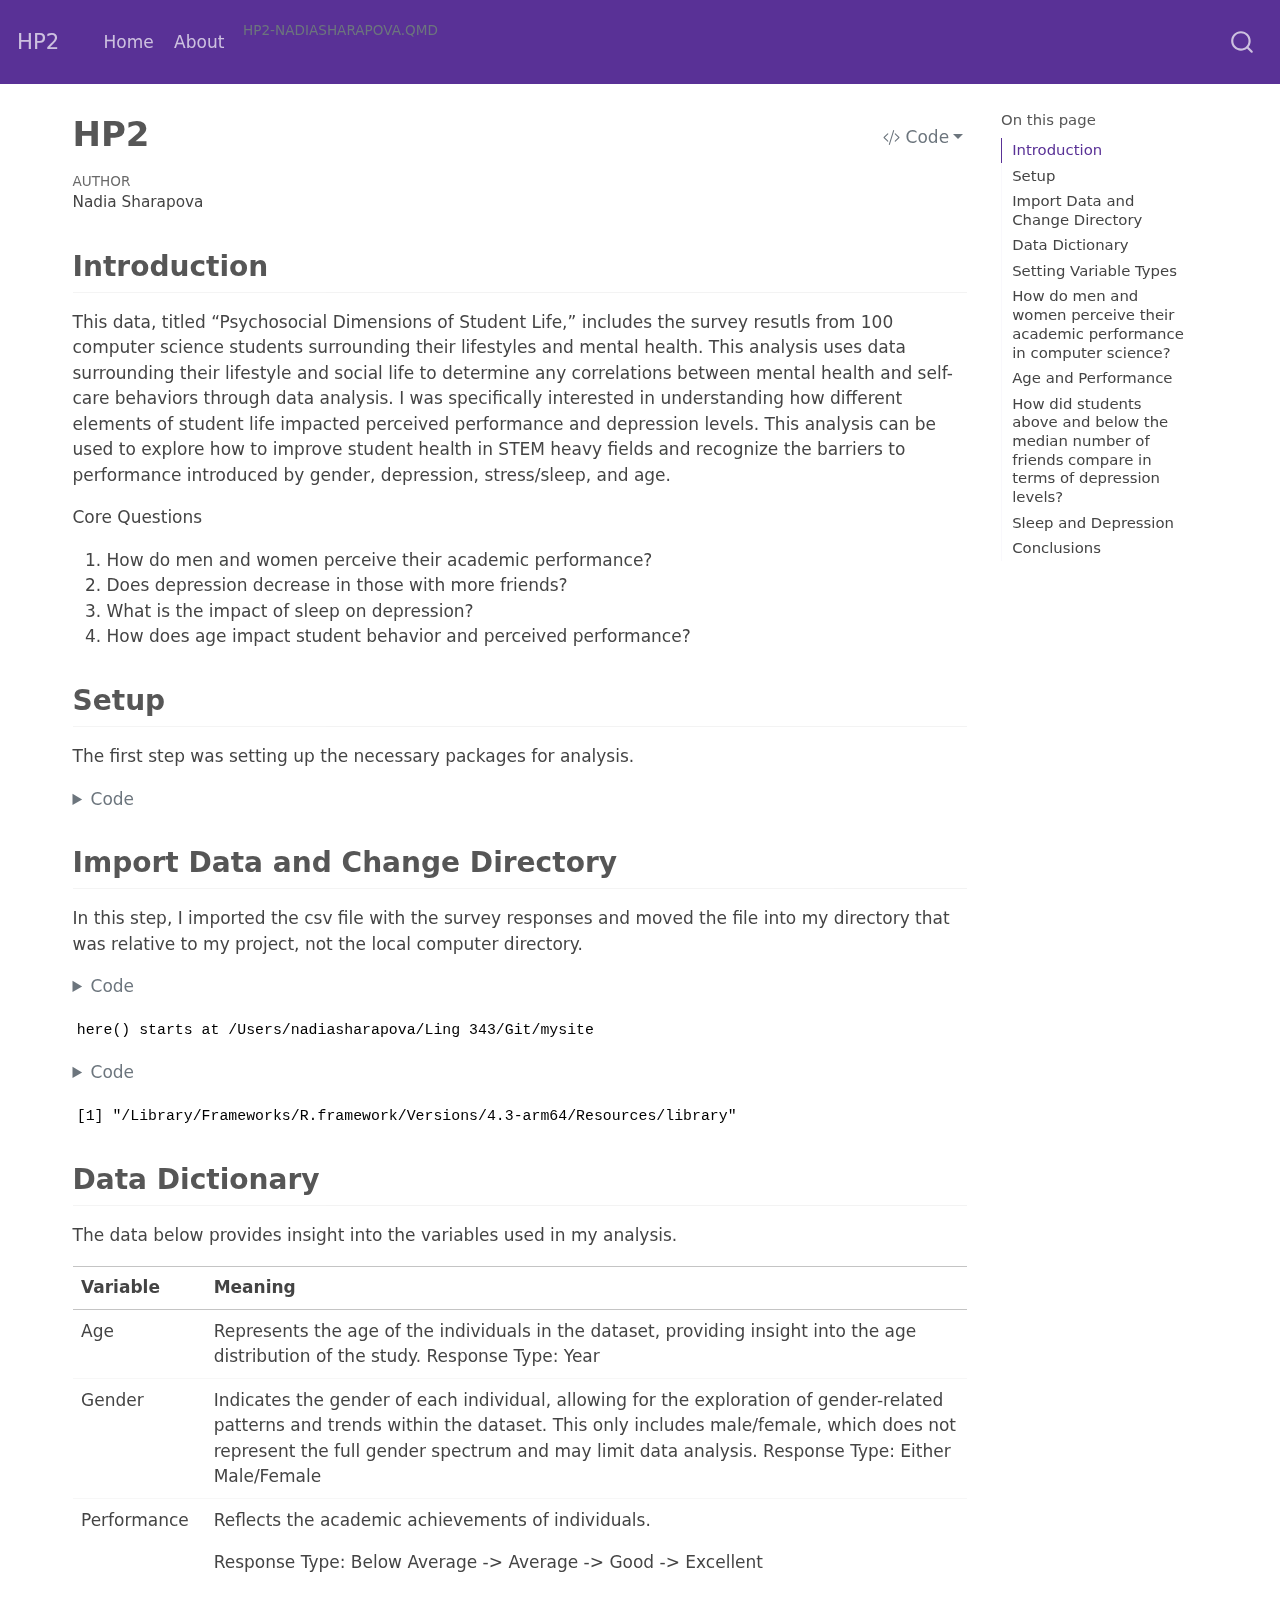
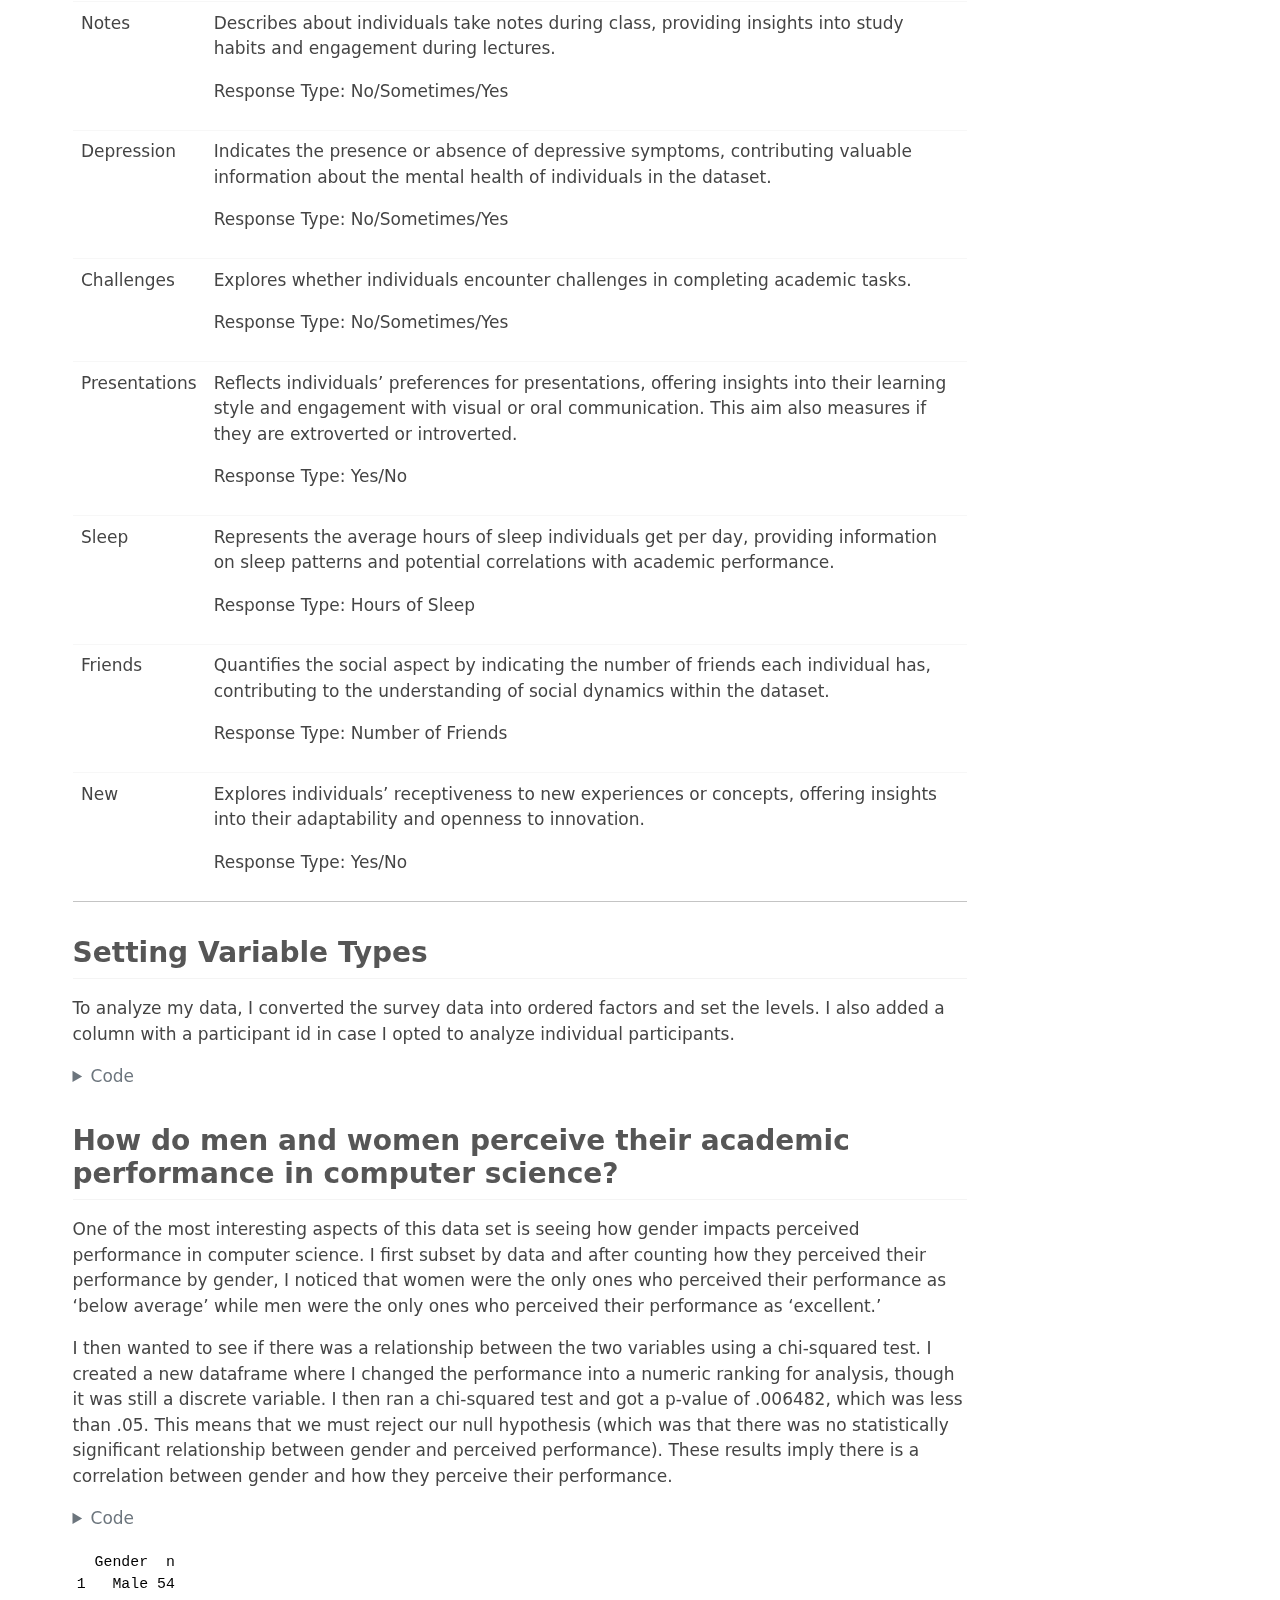
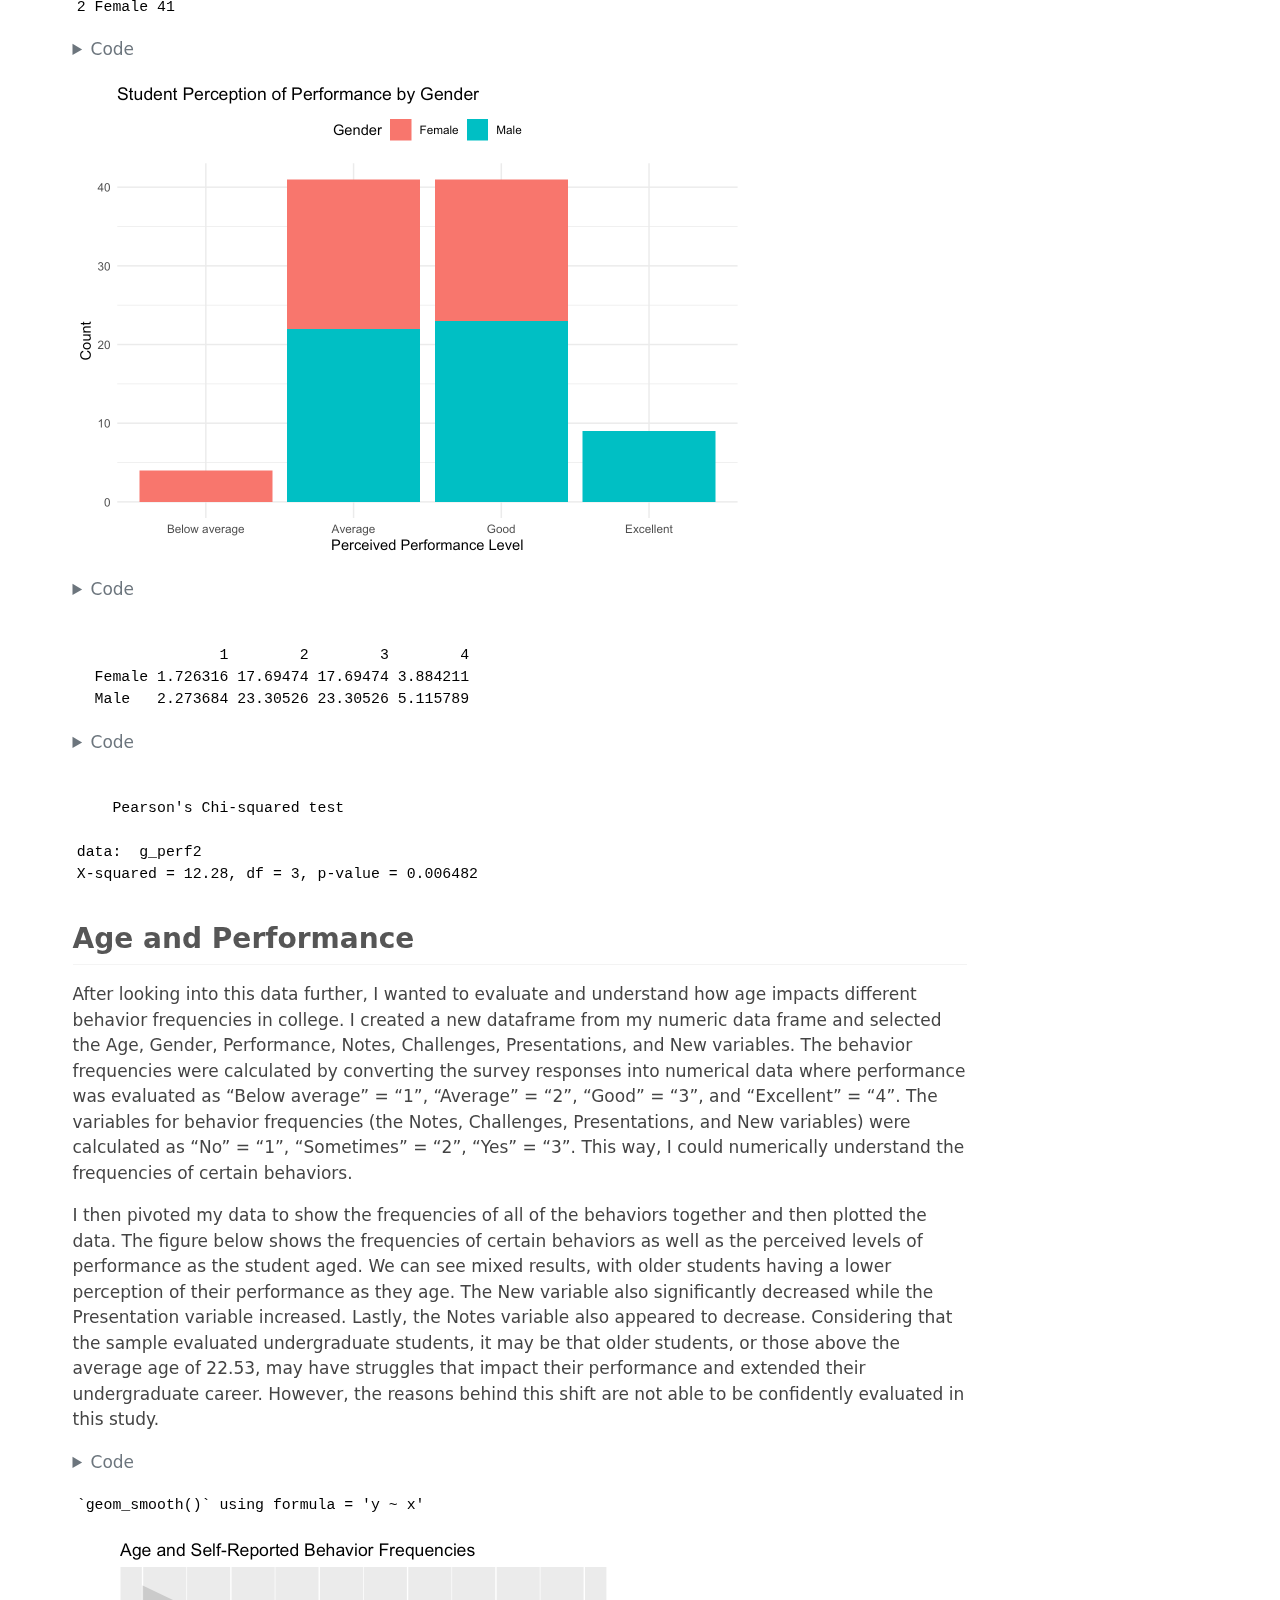
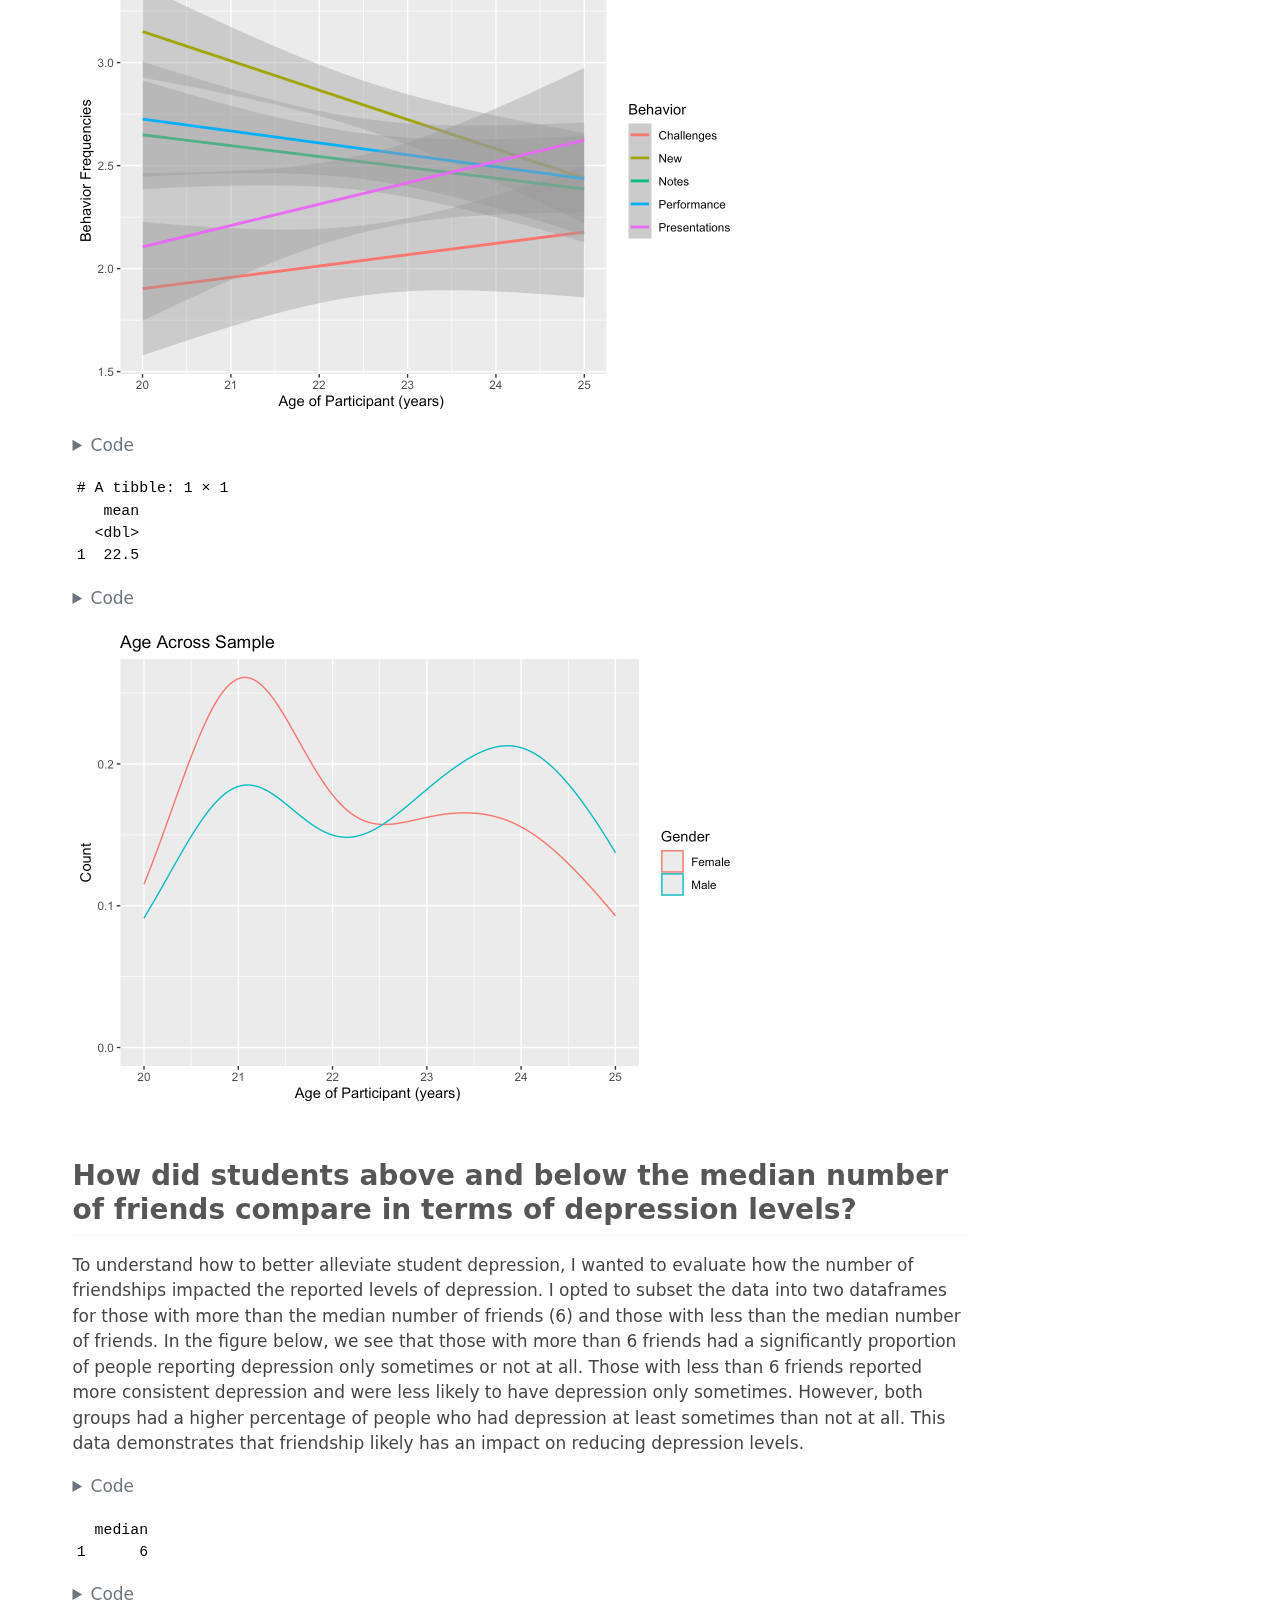
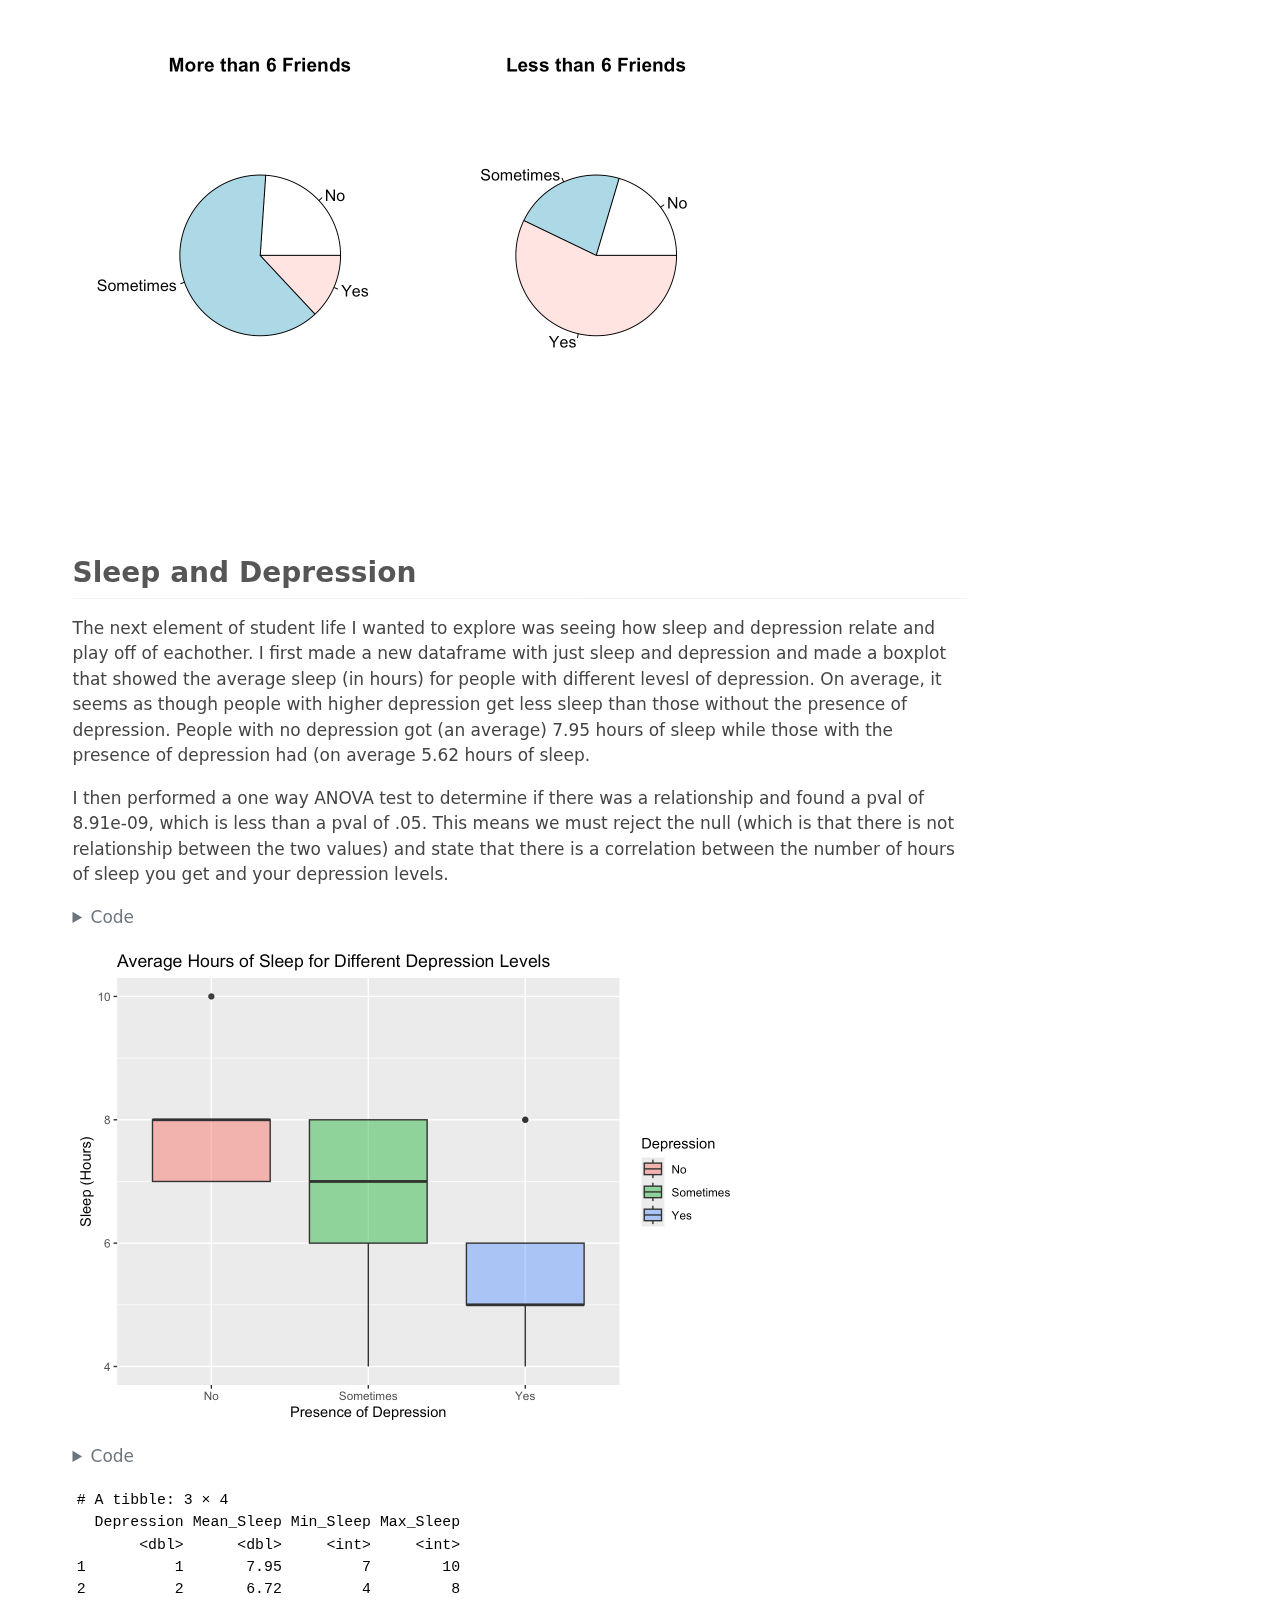
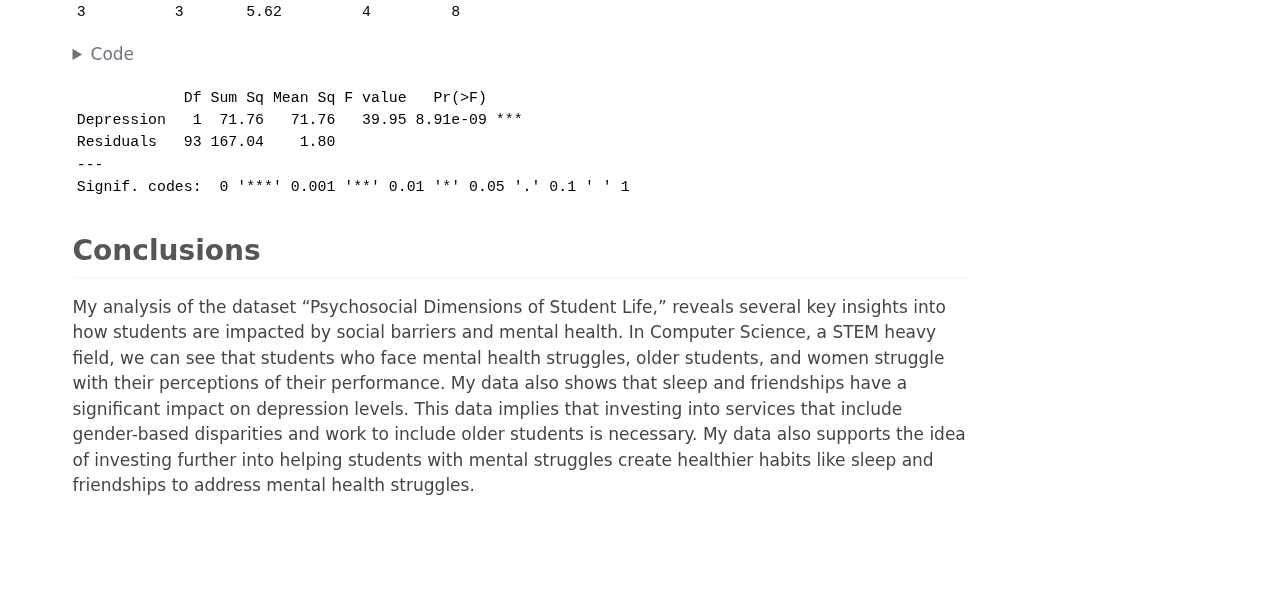
<file: docs/Analysis/hp2-nadiasharapova.html>
<!DOCTYPE html>
<html xmlns="http://www.w3.org/1999/xhtml" lang="en" xml:lang="en"><head>

<meta charset="utf-8">
<meta name="generator" content="quarto-1.3.450">

<meta name="viewport" content="width=device-width, initial-scale=1.0, user-scalable=yes">

<meta name="author" content="Nadia Sharapova">

<title>HP2</title>
<style>
code{white-space: pre-wrap;}
span.smallcaps{font-variant: small-caps;}
div.columns{display: flex; gap: min(4vw, 1.5em);}
div.column{flex: auto; overflow-x: auto;}
div.hanging-indent{margin-left: 1.5em; text-indent: -1.5em;}
ul.task-list{list-style: none;}
ul.task-list li input[type="checkbox"] {
  width: 0.8em;
  margin: 0 0.8em 0.2em -1em; /* quarto-specific, see https://github.com/quarto-dev/quarto-cli/issues/4556 */ 
  vertical-align: middle;
}
/* CSS for syntax highlighting */
pre > code.sourceCode { white-space: pre; position: relative; }
pre > code.sourceCode > span { display: inline-block; line-height: 1.25; }
pre > code.sourceCode > span:empty { height: 1.2em; }
.sourceCode { overflow: visible; }
code.sourceCode > span { color: inherit; text-decoration: inherit; }
div.sourceCode { margin: 1em 0; }
pre.sourceCode { margin: 0; }
@media screen {
div.sourceCode { overflow: auto; }
}
@media print {
pre > code.sourceCode { white-space: pre-wrap; }
pre > code.sourceCode > span { text-indent: -5em; padding-left: 5em; }
}
pre.numberSource code
  { counter-reset: source-line 0; }
pre.numberSource code > span
  { position: relative; left: -4em; counter-increment: source-line; }
pre.numberSource code > span > a:first-child::before
  { content: counter(source-line);
    position: relative; left: -1em; text-align: right; vertical-align: baseline;
    border: none; display: inline-block;
    -webkit-touch-callout: none; -webkit-user-select: none;
    -khtml-user-select: none; -moz-user-select: none;
    -ms-user-select: none; user-select: none;
    padding: 0 4px; width: 4em;
  }
pre.numberSource { margin-left: 3em;  padding-left: 4px; }
div.sourceCode
  {   }
@media screen {
pre > code.sourceCode > span > a:first-child::before { text-decoration: underline; }
}
</style>


<script src="../site_libs/quarto-nav/quarto-nav.js"></script>
<script src="../site_libs/quarto-nav/headroom.min.js"></script>
<script src="../site_libs/clipboard/clipboard.min.js"></script>
<script src="../site_libs/quarto-search/autocomplete.umd.js"></script>
<script src="../site_libs/quarto-search/fuse.min.js"></script>
<script src="../site_libs/quarto-search/quarto-search.js"></script>
<meta name="quarto:offset" content="../">
<script src="../site_libs/quarto-html/quarto.js"></script>
<script src="../site_libs/quarto-html/popper.min.js"></script>
<script src="../site_libs/quarto-html/tippy.umd.min.js"></script>
<script src="../site_libs/quarto-html/anchor.min.js"></script>
<link href="../site_libs/quarto-html/tippy.css" rel="stylesheet">
<link href="../site_libs/quarto-html/quarto-syntax-highlighting.css" rel="stylesheet" id="quarto-text-highlighting-styles">
<script src="../site_libs/bootstrap/bootstrap.min.js"></script>
<link href="../site_libs/bootstrap/bootstrap-icons.css" rel="stylesheet">
<link href="../site_libs/bootstrap/bootstrap.min.css" rel="stylesheet" id="quarto-bootstrap" data-mode="light">
<script id="quarto-search-options" type="application/json">{
  "location": "navbar",
  "copy-button": false,
  "collapse-after": 3,
  "panel-placement": "end",
  "type": "overlay",
  "limit": 20,
  "language": {
    "search-no-results-text": "No results",
    "search-matching-documents-text": "matching documents",
    "search-copy-link-title": "Copy link to search",
    "search-hide-matches-text": "Hide additional matches",
    "search-more-match-text": "more match in this document",
    "search-more-matches-text": "more matches in this document",
    "search-clear-button-title": "Clear",
    "search-detached-cancel-button-title": "Cancel",
    "search-submit-button-title": "Submit",
    "search-label": "Search"
  }
}</script>


<link rel="stylesheet" href="../styles.css">
</head>

<body class="nav-fixed">

<div id="quarto-search-results"></div>
  <header id="quarto-header" class="headroom fixed-top">
    <nav class="navbar navbar-expand-lg navbar-dark ">
      <div class="navbar-container container-fluid">
      <div class="navbar-brand-container">
    <a class="navbar-brand" href="../index.html">
    <span class="navbar-title">HP2</span>
    </a>
  </div>
            <div id="quarto-search" class="" title="Search"></div>
          <button class="navbar-toggler" type="button" data-bs-toggle="collapse" data-bs-target="#navbarCollapse" aria-controls="navbarCollapse" aria-expanded="false" aria-label="Toggle navigation" onclick="if (window.quartoToggleHeadroom) { window.quartoToggleHeadroom(); }">
  <span class="navbar-toggler-icon"></span>
</button>
          <div class="collapse navbar-collapse" id="navbarCollapse">
            <ul class="navbar-nav navbar-nav-scroll me-auto">
  <li class="nav-item">
    <a class="nav-link" href="../index.html" rel="" target="">
 <span class="menu-text">Home</span></a>
  </li>  
  <li class="nav-item">
    <a class="nav-link" href="../about.html" rel="" target="">
 <span class="menu-text">About</span></a>
  </li>  
  <li class="dropdown-header">
 <span class="menu-text">hp2-nadiasharapova.qmd</span></li>
</ul>
            <div class="quarto-navbar-tools ms-auto">
</div>
          </div> <!-- /navcollapse -->
      </div> <!-- /container-fluid -->
    </nav>
</header>
<!-- content -->
<div id="quarto-content" class="quarto-container page-columns page-rows-contents page-layout-full page-navbar">
<!-- sidebar -->
<!-- margin-sidebar -->
    <div id="quarto-margin-sidebar" class="sidebar margin-sidebar">
        <nav id="TOC" role="doc-toc" class="toc-active">
    <h2 id="toc-title">On this page</h2>
   
  <ul>
  <li><a href="#introduction" id="toc-introduction" class="nav-link active" data-scroll-target="#introduction">Introduction</a></li>
  <li><a href="#setup" id="toc-setup" class="nav-link" data-scroll-target="#setup">Setup</a></li>
  <li><a href="#import-data-and-change-directory" id="toc-import-data-and-change-directory" class="nav-link" data-scroll-target="#import-data-and-change-directory">Import Data and Change Directory</a></li>
  <li><a href="#data-dictionary" id="toc-data-dictionary" class="nav-link" data-scroll-target="#data-dictionary">Data Dictionary</a></li>
  <li><a href="#setting-variable-types" id="toc-setting-variable-types" class="nav-link" data-scroll-target="#setting-variable-types">Setting Variable Types</a></li>
  <li><a href="#how-do-men-and-women-perceive-their-academic-performance-in-computer-science" id="toc-how-do-men-and-women-perceive-their-academic-performance-in-computer-science" class="nav-link" data-scroll-target="#how-do-men-and-women-perceive-their-academic-performance-in-computer-science">How do men and women perceive their academic performance in computer science?</a></li>
  <li><a href="#age-and-performance" id="toc-age-and-performance" class="nav-link" data-scroll-target="#age-and-performance">Age and Performance</a></li>
  <li><a href="#how-did-students-above-and-below-the-median-number-of-friends-compare-in-terms-of-depression-levels" id="toc-how-did-students-above-and-below-the-median-number-of-friends-compare-in-terms-of-depression-levels" class="nav-link" data-scroll-target="#how-did-students-above-and-below-the-median-number-of-friends-compare-in-terms-of-depression-levels">How did students above and below the median number of friends compare in terms of depression levels?</a></li>
  <li><a href="#sleep-and-depression" id="toc-sleep-and-depression" class="nav-link" data-scroll-target="#sleep-and-depression">Sleep and Depression</a></li>
  <li><a href="#conclusions" id="toc-conclusions" class="nav-link" data-scroll-target="#conclusions">Conclusions</a></li>
  </ul>
</nav>
    </div>
<!-- main -->
<main class="content column-page-left" id="quarto-document-content">

<header id="title-block-header" class="quarto-title-block default">
<div class="quarto-title">
<div class="quarto-title-block"><div><h1 class="title">HP2</h1><button type="button" class="btn code-tools-button dropdown-toggle" id="quarto-code-tools-menu" data-bs-toggle="dropdown" aria-expanded="false"><i class="bi"></i> Code</button><ul class="dropdown-menu dropdown-menu-end" aria-labelelledby="quarto-code-tools-menu"><li><a id="quarto-show-all-code" class="dropdown-item" href="javascript:void(0)" role="button">Show All Code</a></li><li><a id="quarto-hide-all-code" class="dropdown-item" href="javascript:void(0)" role="button">Hide All Code</a></li><li><hr class="dropdown-divider"></li><li><a id="quarto-view-source" class="dropdown-item" href="javascript:void(0)" role="button">View Source</a></li></ul></div></div>
</div>



<div class="quarto-title-meta">

    <div>
    <div class="quarto-title-meta-heading">Author</div>
    <div class="quarto-title-meta-contents">
             <p>Nadia Sharapova </p>
          </div>
  </div>
    
  
    
  </div>
  

</header>

<section id="introduction" class="level2">
<h2 class="anchored" data-anchor-id="introduction">Introduction</h2>
<p>This data, titled “Psychosocial Dimensions of Student Life,” includes the survey resutls from 100 computer science students surrounding their lifestyles and mental health. This analysis uses data surrounding their lifestyle and social life to determine any correlations between mental health and self-care behaviors through data analysis. I was specifically interested in understanding how different elements of student life impacted perceived performance and depression levels. This analysis can be used to explore how to improve student health in STEM heavy fields and recognize the barriers to performance introduced by gender, depression, stress/sleep, and age.</p>
<p>Core Questions</p>
<ol type="1">
<li>How do men and women perceive their academic performance?</li>
<li>Does depression decrease in those with more friends?</li>
<li>What is the impact of sleep on depression?</li>
<li>How does age impact student behavior and perceived performance?</li>
</ol>
</section>
<section id="setup" class="level2">
<h2 class="anchored" data-anchor-id="setup">Setup</h2>
<p>The first step was setting up the necessary packages for analysis.</p>
<div class="cell">
<details>
<summary>Code</summary>
<div class="sourceCode cell-code" id="cb1"><pre class="sourceCode r code-with-copy"><code class="sourceCode r"><span id="cb1-1"><a href="#cb1-1" aria-hidden="true" tabindex="-1"></a><span class="fu">library</span>(tidyverse)</span>
<span id="cb1-2"><a href="#cb1-2" aria-hidden="true" tabindex="-1"></a><span class="fu">library</span>(stringr)</span>
<span id="cb1-3"><a href="#cb1-3" aria-hidden="true" tabindex="-1"></a><span class="fu">library</span>(ggplot2)</span>
<span id="cb1-4"><a href="#cb1-4" aria-hidden="true" tabindex="-1"></a><span class="fu">library</span>(here)</span>
<span id="cb1-5"><a href="#cb1-5" aria-hidden="true" tabindex="-1"></a><span class="fu">library</span>(kableExtra)</span>
<span id="cb1-6"><a href="#cb1-6" aria-hidden="true" tabindex="-1"></a><span class="fu">library</span>(gt)</span>
<span id="cb1-7"><a href="#cb1-7" aria-hidden="true" tabindex="-1"></a><span class="fu">library</span>(plotly)</span>
<span id="cb1-8"><a href="#cb1-8" aria-hidden="true" tabindex="-1"></a><span class="fu">library</span>(here)</span>
<span id="cb1-9"><a href="#cb1-9" aria-hidden="true" tabindex="-1"></a><span class="fu">library</span>(ggpubr)</span></code><button title="Copy to Clipboard" class="code-copy-button"><i class="bi"></i></button></pre></div>
</details>
</div>
</section>
<section id="import-data-and-change-directory" class="level2">
<h2 class="anchored" data-anchor-id="import-data-and-change-directory">Import Data and Change Directory</h2>
<p>In this step, I imported the csv file with the survey responses and moved the file into my directory that was relative to my project, not the local computer directory.</p>
<div class="cell">
<details>
<summary>Code</summary>
<div class="sourceCode cell-code" id="cb2"><pre class="sourceCode r code-with-copy"><code class="sourceCode r"><span id="cb2-1"><a href="#cb2-1" aria-hidden="true" tabindex="-1"></a>here <span class="sc">::</span> <span class="fu">i_am</span> (<span class="st">"analysis/hp2-nadiasharapova.qmd"</span>)</span></code><button title="Copy to Clipboard" class="code-copy-button"><i class="bi"></i></button></pre></div>
</details>
<div class="cell-output cell-output-stderr">
<pre><code>here() starts at /Users/nadiasharapova/Ling 343/Git/mysite</code></pre>
</div>
<details>
<summary>Code</summary>
<div class="sourceCode cell-code" id="cb4"><pre class="sourceCode r code-with-copy"><code class="sourceCode r"><span id="cb4-1"><a href="#cb4-1" aria-hidden="true" tabindex="-1"></a>d_raw <span class="ot">&lt;-</span> <span class="fu">read.csv</span>(<span class="fu">here</span>(<span class="st">"data/CSE_student_performances.csv"</span>),</span>
<span id="cb4-2"><a href="#cb4-2" aria-hidden="true" tabindex="-1"></a><span class="at">col.names =</span> <span class="fu">c</span>(<span class="st">"Age"</span>, <span class="st">"Gender"</span>, <span class="st">"Performance"</span>, <span class="st">"Notes"</span>, <span class="st">"Depression"</span>, <span class="st">"Challenges"</span>, <span class="st">"Presentations"</span>, <span class="st">"Sleep"</span>, <span class="st">"Friends"</span>, <span class="st">"New"</span>))</span>
<span id="cb4-3"><a href="#cb4-3" aria-hidden="true" tabindex="-1"></a></span>
<span id="cb4-4"><a href="#cb4-4" aria-hidden="true" tabindex="-1"></a>d <span class="ot">&lt;-</span> d_raw</span>
<span id="cb4-5"><a href="#cb4-5" aria-hidden="true" tabindex="-1"></a></span>
<span id="cb4-6"><a href="#cb4-6" aria-hidden="true" tabindex="-1"></a><span class="fu">.libPaths</span>()</span></code><button title="Copy to Clipboard" class="code-copy-button"><i class="bi"></i></button></pre></div>
</details>
<div class="cell-output cell-output-stdout">
<pre><code>[1] "/Library/Frameworks/R.framework/Versions/4.3-arm64/Resources/library"</code></pre>
</div>
</div>
</section>
<section id="data-dictionary" class="level2">
<h2 class="anchored" data-anchor-id="data-dictionary">Data Dictionary</h2>
<p>The data below provides insight into the variables used in my analysis.</p>
<table class="table">
<colgroup>
<col style="width: 5%">
<col style="width: 94%">
</colgroup>
<thead>
<tr class="header">
<th>Variable</th>
<th>Meaning</th>
</tr>
</thead>
<tbody>
<tr class="odd">
<td>Age</td>
<td>Represents the age of the individuals in the dataset, providing insight into the age distribution of the study. Response Type: Year</td>
</tr>
<tr class="even">
<td>Gender</td>
<td>Indicates the gender of each individual, allowing for the exploration of gender-related patterns and trends within the dataset. This only includes male/female, which does not represent the full gender spectrum and may limit data analysis. Response Type: Either Male/Female</td>
</tr>
<tr class="odd">
<td>Performance</td>
<td><p>Reflects the academic achievements of individuals.</p>
<p>Response Type: Below Average -&gt; Average -&gt; Good -&gt; Excellent</p></td>
</tr>
<tr class="even">
<td>Notes</td>
<td><p>Describes about individuals take notes during class, providing insights into study habits and engagement during lectures.</p>
<p>Response Type: No/Sometimes/Yes</p></td>
</tr>
<tr class="odd">
<td>Depression</td>
<td><p>Indicates the presence or absence of depressive symptoms, contributing valuable information about the mental health of individuals in the dataset.</p>
<p>Response Type: No/Sometimes/Yes</p></td>
</tr>
<tr class="even">
<td>Challenges</td>
<td><p>Explores whether individuals encounter challenges in completing academic tasks.</p>
<p>Response Type: No/Sometimes/Yes</p></td>
</tr>
<tr class="odd">
<td>Presentations</td>
<td><p>Reflects individuals’ preferences for presentations, offering insights into their learning style and engagement with visual or oral communication. This aim also measures if they are extroverted or introverted.</p>
<p>Response Type: Yes/No</p></td>
</tr>
<tr class="even">
<td>Sleep</td>
<td><p>Represents the average hours of sleep individuals get per day, providing information on sleep patterns and potential correlations with academic performance.</p>
<p>Response Type: Hours of Sleep</p></td>
</tr>
<tr class="odd">
<td>Friends</td>
<td><p>Quantifies the social aspect by indicating the number of friends each individual has, contributing to the understanding of social dynamics within the dataset.</p>
<p>Response Type: Number of Friends</p></td>
</tr>
<tr class="even">
<td>New</td>
<td><p>Explores individuals’ receptiveness to new experiences or concepts, offering insights into their adaptability and openness to innovation.</p>
<p>Response Type: Yes/No</p></td>
</tr>
</tbody>
</table>
</section>
<section id="setting-variable-types" class="level2">
<h2 class="anchored" data-anchor-id="setting-variable-types">Setting Variable Types</h2>
<p>To analyze my data, I converted the survey data into ordered factors and set the levels. I also added a column with a participant id in case I opted to analyze individual participants.</p>
<div class="cell">
<details>
<summary>Code</summary>
<div class="sourceCode cell-code" id="cb6"><pre class="sourceCode r code-with-copy"><code class="sourceCode r"><span id="cb6-1"><a href="#cb6-1" aria-hidden="true" tabindex="-1"></a>d<span class="sc">$</span>Performance <span class="ot">&lt;-</span> <span class="fu">factor</span>(d<span class="sc">$</span>Performance, <span class="at">ordered=</span> <span class="cn">TRUE</span>,</span>
<span id="cb6-2"><a href="#cb6-2" aria-hidden="true" tabindex="-1"></a>                        <span class="at">levels=</span> <span class="fu">c</span>(<span class="st">"Below average"</span>, <span class="st">"Average"</span>, <span class="st">"Good"</span>, <span class="st">"Excellent"</span>))</span>
<span id="cb6-3"><a href="#cb6-3" aria-hidden="true" tabindex="-1"></a></span>
<span id="cb6-4"><a href="#cb6-4" aria-hidden="true" tabindex="-1"></a>d<span class="sc">$</span>Notes <span class="ot">&lt;-</span> <span class="fu">factor</span>(d<span class="sc">$</span>Notes, <span class="at">levels=</span> <span class="fu">c</span>(<span class="st">"No"</span>, <span class="st">"Sometimes"</span>, <span class="st">"Yes"</span>))</span>
<span id="cb6-5"><a href="#cb6-5" aria-hidden="true" tabindex="-1"></a></span>
<span id="cb6-6"><a href="#cb6-6" aria-hidden="true" tabindex="-1"></a>d<span class="sc">$</span>Depression <span class="ot">&lt;-</span> <span class="fu">factor</span>(d<span class="sc">$</span>Depression, <span class="at">levels=</span> <span class="fu">c</span>(<span class="st">"No"</span>, <span class="st">"Sometimes"</span>, <span class="st">"Yes"</span>))</span>
<span id="cb6-7"><a href="#cb6-7" aria-hidden="true" tabindex="-1"></a></span>
<span id="cb6-8"><a href="#cb6-8" aria-hidden="true" tabindex="-1"></a>d<span class="sc">$</span>Challenges<span class="ot">&lt;-</span> <span class="fu">factor</span>(d<span class="sc">$</span>Challenges, <span class="at">levels=</span> <span class="fu">c</span>(<span class="st">"No"</span>, <span class="st">"Sometimes"</span>, <span class="st">"Yes"</span>))</span>
<span id="cb6-9"><a href="#cb6-9" aria-hidden="true" tabindex="-1"></a></span>
<span id="cb6-10"><a href="#cb6-10" aria-hidden="true" tabindex="-1"></a>d<span class="sc">$</span>New <span class="ot">&lt;-</span> <span class="fu">factor</span>(d<span class="sc">$</span>New, <span class="at">levels=</span> <span class="fu">c</span>(<span class="st">"No"</span>, <span class="st">"Yes"</span>))</span>
<span id="cb6-11"><a href="#cb6-11" aria-hidden="true" tabindex="-1"></a></span>
<span id="cb6-12"><a href="#cb6-12" aria-hidden="true" tabindex="-1"></a>d<span class="sc">$</span>Presentations <span class="ot">&lt;-</span> <span class="fu">factor</span>(d<span class="sc">$</span>Presentations, <span class="at">levels=</span> <span class="fu">c</span>(<span class="st">"No"</span>, <span class="st">"Yes"</span>))</span>
<span id="cb6-13"><a href="#cb6-13" aria-hidden="true" tabindex="-1"></a></span>
<span id="cb6-14"><a href="#cb6-14" aria-hidden="true" tabindex="-1"></a>d<span class="sc">$</span>Gender <span class="ot">&lt;-</span> <span class="fu">factor</span>(d<span class="sc">$</span>Gender, <span class="at">levels=</span> <span class="fu">c</span>(<span class="st">"Female"</span>, <span class="st">"Male"</span>))</span>
<span id="cb6-15"><a href="#cb6-15" aria-hidden="true" tabindex="-1"></a></span>
<span id="cb6-16"><a href="#cb6-16" aria-hidden="true" tabindex="-1"></a></span>
<span id="cb6-17"><a href="#cb6-17" aria-hidden="true" tabindex="-1"></a>d <span class="ot">&lt;-</span> d <span class="sc">%&gt;%</span> </span>
<span id="cb6-18"><a href="#cb6-18" aria-hidden="true" tabindex="-1"></a>  <span class="fu">mutate</span>(<span class="at">participant_id =</span> <span class="fu">row_number</span>())</span>
<span id="cb6-19"><a href="#cb6-19" aria-hidden="true" tabindex="-1"></a></span>
<span id="cb6-20"><a href="#cb6-20" aria-hidden="true" tabindex="-1"></a></span>
<span id="cb6-21"><a href="#cb6-21" aria-hidden="true" tabindex="-1"></a>d <span class="ot">&lt;-</span> <span class="fu">na.omit</span>(d)</span></code><button title="Copy to Clipboard" class="code-copy-button"><i class="bi"></i></button></pre></div>
</details>
</div>
</section>
<section id="how-do-men-and-women-perceive-their-academic-performance-in-computer-science" class="level2">
<h2 class="anchored" data-anchor-id="how-do-men-and-women-perceive-their-academic-performance-in-computer-science">How do men and women perceive their academic performance in computer science?</h2>
<p>One of the most interesting aspects of this data set is seeing how gender impacts perceived performance in computer science. I first subset by data and after counting how they perceived their performance by gender, I noticed that women were the only ones who perceived their performance as ‘below average’ while men were the only ones who perceived their performance as ‘excellent.’</p>
<p>I then wanted to see if there was a relationship between the two variables using a chi-squared test. I created a new dataframe where I changed the performance into a numeric ranking for analysis, though it was still a discrete variable. I then ran a chi-squared test and got a p-value of .006482, which was less than .05. This means that we must reject our null hypothesis (which was that there was no statistically significant relationship between gender and perceived performance). These results imply there is a correlation between gender and how they perceive their performance.</p>
<div class="cell">
<details>
<summary>Code</summary>
<div class="sourceCode cell-code" id="cb7"><pre class="sourceCode r code-with-copy"><code class="sourceCode r"><span id="cb7-1"><a href="#cb7-1" aria-hidden="true" tabindex="-1"></a>d <span class="sc">%&gt;%</span> </span>
<span id="cb7-2"><a href="#cb7-2" aria-hidden="true" tabindex="-1"></a>  <span class="fu">count</span>(Gender, <span class="at">sort=</span><span class="cn">TRUE</span>)</span></code><button title="Copy to Clipboard" class="code-copy-button"><i class="bi"></i></button></pre></div>
</details>
<div class="cell-output cell-output-stdout">
<pre><code>  Gender  n
1   Male 54
2 Female 41</code></pre>
</div>
<details>
<summary>Code</summary>
<div class="sourceCode cell-code" id="cb9"><pre class="sourceCode r code-with-copy"><code class="sourceCode r"><span id="cb9-1"><a href="#cb9-1" aria-hidden="true" tabindex="-1"></a><span class="fu">ggplot</span>(d, <span class="fu">aes</span>(Performance))<span class="sc">+</span></span>
<span id="cb9-2"><a href="#cb9-2" aria-hidden="true" tabindex="-1"></a>  <span class="fu">geom_bar</span>(<span class="fu">aes</span>(<span class="at">fill=</span>Gender)) <span class="sc">+</span></span>
<span id="cb9-3"><a href="#cb9-3" aria-hidden="true" tabindex="-1"></a>  <span class="fu">labs</span>(<span class="at">title =</span> <span class="st">"Student Perception of Performance by Gender"</span>,</span>
<span id="cb9-4"><a href="#cb9-4" aria-hidden="true" tabindex="-1"></a>       <span class="at">x =</span> <span class="st">"Perceived Performance Level"</span>,</span>
<span id="cb9-5"><a href="#cb9-5" aria-hidden="true" tabindex="-1"></a>       <span class="at">y =</span> <span class="st">"Count"</span>) <span class="sc">+</span></span>
<span id="cb9-6"><a href="#cb9-6" aria-hidden="true" tabindex="-1"></a>  <span class="fu">theme_minimal</span>() <span class="sc">+</span></span>
<span id="cb9-7"><a href="#cb9-7" aria-hidden="true" tabindex="-1"></a>  <span class="fu">theme</span>(<span class="at">legend.position =</span> <span class="st">"top"</span>)</span></code><button title="Copy to Clipboard" class="code-copy-button"><i class="bi"></i></button></pre></div>
</details>
<div class="cell-output-display">
<p><img src="hp2-nadiasharapova_files/figure-html/unnamed-chunk-4-1.png" class="img-fluid" width="672"></p>
</div>
<details>
<summary>Code</summary>
<div class="sourceCode cell-code" id="cb10"><pre class="sourceCode r code-with-copy"><code class="sourceCode r"><span id="cb10-1"><a href="#cb10-1" aria-hidden="true" tabindex="-1"></a>ranking <span class="ot">&lt;-</span> <span class="fu">c</span>(<span class="st">"Below average"</span> <span class="ot">=</span> <span class="st">"1"</span>, <span class="st">"Average"</span> <span class="ot">=</span> <span class="st">"2"</span>, <span class="st">"Good"</span> <span class="ot">=</span> <span class="st">"3"</span>, <span class="st">"Excellent"</span> <span class="ot">=</span> <span class="st">"4"</span>)</span>
<span id="cb10-2"><a href="#cb10-2" aria-hidden="true" tabindex="-1"></a></span>
<span id="cb10-3"><a href="#cb10-3" aria-hidden="true" tabindex="-1"></a>d_numeric <span class="ot">&lt;-</span> d <span class="sc">%&gt;%</span></span>
<span id="cb10-4"><a href="#cb10-4" aria-hidden="true" tabindex="-1"></a>  <span class="fu">mutate_at</span>(<span class="fu">vars</span>(<span class="dv">3</span>), <span class="sc">~</span><span class="fu">str_replace_all</span>(., ranking) <span class="sc">%&gt;%</span></span>
<span id="cb10-5"><a href="#cb10-5" aria-hidden="true" tabindex="-1"></a>              <span class="fu">as.numeric</span>())</span>
<span id="cb10-6"><a href="#cb10-6" aria-hidden="true" tabindex="-1"></a></span>
<span id="cb10-7"><a href="#cb10-7" aria-hidden="true" tabindex="-1"></a></span>
<span id="cb10-8"><a href="#cb10-8" aria-hidden="true" tabindex="-1"></a>g_perf2 <span class="ot">&lt;-</span><span class="fu">table</span>(d_numeric<span class="sc">$</span>Gender, d_numeric<span class="sc">$</span>Performance)</span>
<span id="cb10-9"><a href="#cb10-9" aria-hidden="true" tabindex="-1"></a></span>
<span id="cb10-10"><a href="#cb10-10" aria-hidden="true" tabindex="-1"></a><span class="fu">suppressWarnings</span>(<span class="fu">chisq.test</span>(g_perf2, <span class="at">correct=</span><span class="cn">FALSE</span>)<span class="sc">$</span>expected)</span></code><button title="Copy to Clipboard" class="code-copy-button"><i class="bi"></i></button></pre></div>
</details>
<div class="cell-output cell-output-stdout">
<pre><code>        
                1        2        3        4
  Female 1.726316 17.69474 17.69474 3.884211
  Male   2.273684 23.30526 23.30526 5.115789</code></pre>
</div>
<details>
<summary>Code</summary>
<div class="sourceCode cell-code" id="cb12"><pre class="sourceCode r code-with-copy"><code class="sourceCode r"><span id="cb12-1"><a href="#cb12-1" aria-hidden="true" tabindex="-1"></a><span class="fu">suppressWarnings</span>(<span class="fu">chisq.test</span>(g_perf2, <span class="at">correct=</span> <span class="cn">FALSE</span>))</span></code><button title="Copy to Clipboard" class="code-copy-button"><i class="bi"></i></button></pre></div>
</details>
<div class="cell-output cell-output-stdout">
<pre><code>
    Pearson's Chi-squared test

data:  g_perf2
X-squared = 12.28, df = 3, p-value = 0.006482</code></pre>
</div>
</div>
</section>
<section id="age-and-performance" class="level2">
<h2 class="anchored" data-anchor-id="age-and-performance">Age and Performance</h2>
<p>After looking into this data further, I wanted to evaluate and understand how age impacts different behavior frequencies in college. I created a new dataframe from my numeric data frame and selected the Age, Gender, Performance, Notes, Challenges, Presentations, and New variables. The behavior frequencies were calculated by converting the survey responses into numerical data where performance was evaluated as “Below average” = “1”, “Average” = “2”, “Good” = “3”, and “Excellent” = “4”. The variables for behavior frequencies (the Notes, Challenges, Presentations, and New variables) were calculated as “No” = “1”, “Sometimes” = “2”, “Yes” = “3”. This way, I could numerically understand the frequencies of certain behaviors.</p>
<p>I then pivoted my data to show the frequencies of all of the behaviors together and then plotted the data. The figure below shows the frequencies of certain behaviors as well as the perceived levels of performance as the student aged. We can see mixed results, with older students having a lower perception of their performance as they age. The New variable also significantly decreased while the Presentation variable increased. Lastly, the Notes variable also appeared to decrease. Considering that the sample evaluated undergraduate students, it may be that older students, or those above the average age of 22.53, may have struggles that impact their performance and extended their undergraduate career. However, the reasons behind this shift are not able to be confidently evaluated in this study.</p>
<div class="cell">
<details>
<summary>Code</summary>
<div class="sourceCode cell-code" id="cb14"><pre class="sourceCode r code-with-copy"><code class="sourceCode r"><span id="cb14-1"><a href="#cb14-1" aria-hidden="true" tabindex="-1"></a>freq <span class="ot">&lt;-</span> <span class="fu">c</span>(<span class="st">"No"</span> <span class="ot">=</span> <span class="st">"1"</span>, <span class="st">"Sometimes"</span> <span class="ot">=</span> <span class="st">"2"</span>, <span class="st">"Yes"</span> <span class="ot">=</span> <span class="st">"3"</span>)</span>
<span id="cb14-2"><a href="#cb14-2" aria-hidden="true" tabindex="-1"></a>          </span>
<span id="cb14-3"><a href="#cb14-3" aria-hidden="true" tabindex="-1"></a>d_numeric <span class="ot">&lt;-</span> d_numeric <span class="sc">%&gt;%</span></span>
<span id="cb14-4"><a href="#cb14-4" aria-hidden="true" tabindex="-1"></a>  <span class="fu">mutate_at</span>(<span class="fu">vars</span>(<span class="dv">4</span><span class="sc">:</span><span class="dv">7</span>, <span class="dv">10</span>), <span class="sc">~</span><span class="fu">str_replace_all</span>(., freq) <span class="sc">%&gt;%</span></span>
<span id="cb14-5"><a href="#cb14-5" aria-hidden="true" tabindex="-1"></a>              <span class="fu">as.numeric</span>())</span>
<span id="cb14-6"><a href="#cb14-6" aria-hidden="true" tabindex="-1"></a></span>
<span id="cb14-7"><a href="#cb14-7" aria-hidden="true" tabindex="-1"></a></span>
<span id="cb14-8"><a href="#cb14-8" aria-hidden="true" tabindex="-1"></a>df_behaviors <span class="ot">&lt;-</span> d_numeric[, <span class="fu">c</span>(<span class="dv">1</span>,<span class="dv">2</span>,<span class="dv">3</span>, <span class="dv">4</span>, <span class="dv">6</span>, <span class="dv">7</span>, <span class="dv">10</span>)]</span>
<span id="cb14-9"><a href="#cb14-9" aria-hidden="true" tabindex="-1"></a></span>
<span id="cb14-10"><a href="#cb14-10" aria-hidden="true" tabindex="-1"></a>df_beh_longer <span class="ot">&lt;-</span>  <span class="fu">pivot_longer</span>(df_behaviors,</span>
<span id="cb14-11"><a href="#cb14-11" aria-hidden="true" tabindex="-1"></a>                                 <span class="at">cols=</span> <span class="fu">c</span>(<span class="dv">3</span>, <span class="dv">4</span>, <span class="dv">5</span>, <span class="dv">6</span>, <span class="dv">7</span>),</span>
<span id="cb14-12"><a href="#cb14-12" aria-hidden="true" tabindex="-1"></a>                                 <span class="at">names_to =</span> <span class="st">"Behavior"</span>,</span>
<span id="cb14-13"><a href="#cb14-13" aria-hidden="true" tabindex="-1"></a>                                 <span class="at">values_to=</span> <span class="st">"Frequency"</span>)</span>
<span id="cb14-14"><a href="#cb14-14" aria-hidden="true" tabindex="-1"></a></span>
<span id="cb14-15"><a href="#cb14-15" aria-hidden="true" tabindex="-1"></a><span class="fu">ggplot</span>(</span>
<span id="cb14-16"><a href="#cb14-16" aria-hidden="true" tabindex="-1"></a>  <span class="at">data =</span> df_beh_longer,</span>
<span id="cb14-17"><a href="#cb14-17" aria-hidden="true" tabindex="-1"></a>  <span class="at">mapping =</span> <span class="fu">aes</span>(<span class="at">x =</span> Age, <span class="at">y=</span> Frequency, <span class="at">color=</span> Behavior)</span>
<span id="cb14-18"><a href="#cb14-18" aria-hidden="true" tabindex="-1"></a>) <span class="sc">+</span></span>
<span id="cb14-19"><a href="#cb14-19" aria-hidden="true" tabindex="-1"></a>  <span class="fu">geom_smooth</span>(<span class="at">method=</span> <span class="st">"lm"</span>) <span class="sc">+</span></span>
<span id="cb14-20"><a href="#cb14-20" aria-hidden="true" tabindex="-1"></a>  <span class="fu">labs</span>( </span>
<span id="cb14-21"><a href="#cb14-21" aria-hidden="true" tabindex="-1"></a>    <span class="at">title =</span> <span class="st">"Age and Self-Reported Behavior Frequencies"</span>,</span>
<span id="cb14-22"><a href="#cb14-22" aria-hidden="true" tabindex="-1"></a>     <span class="at">x =</span> <span class="st">"Age of Participant (years) "</span>, <span class="at">y =</span> <span class="st">"Behavior Frequencies"</span>,</span>
<span id="cb14-23"><a href="#cb14-23" aria-hidden="true" tabindex="-1"></a>    <span class="at">color =</span> <span class="st">"Behavior"</span></span>
<span id="cb14-24"><a href="#cb14-24" aria-hidden="true" tabindex="-1"></a>  )</span></code><button title="Copy to Clipboard" class="code-copy-button"><i class="bi"></i></button></pre></div>
</details>
<div class="cell-output cell-output-stderr">
<pre><code>`geom_smooth()` using formula = 'y ~ x'</code></pre>
</div>
<div class="cell-output-display">
<p><img src="hp2-nadiasharapova_files/figure-html/unnamed-chunk-5-1.png" class="img-fluid" width="672"></p>
</div>
<details>
<summary>Code</summary>
<div class="sourceCode cell-code" id="cb16"><pre class="sourceCode r code-with-copy"><code class="sourceCode r"><span id="cb16-1"><a href="#cb16-1" aria-hidden="true" tabindex="-1"></a><span class="fu">print</span>(df_beh_longer <span class="sc">%&gt;%</span> </span>
<span id="cb16-2"><a href="#cb16-2" aria-hidden="true" tabindex="-1"></a>  <span class="fu">summarize</span>(<span class="at">mean =</span> <span class="fu">mean</span>(Age, <span class="at">na.rm =</span> <span class="cn">TRUE</span>)))</span></code><button title="Copy to Clipboard" class="code-copy-button"><i class="bi"></i></button></pre></div>
</details>
<div class="cell-output cell-output-stdout">
<pre><code># A tibble: 1 × 1
   mean
  &lt;dbl&gt;
1  22.5</code></pre>
</div>
<details>
<summary>Code</summary>
<div class="sourceCode cell-code" id="cb18"><pre class="sourceCode r code-with-copy"><code class="sourceCode r"><span id="cb18-1"><a href="#cb18-1" aria-hidden="true" tabindex="-1"></a><span class="fu">ggplot</span>(d, <span class="fu">aes</span>(<span class="at">x=</span>Age, <span class="at">color=</span>Gender))<span class="sc">+</span></span>
<span id="cb18-2"><a href="#cb18-2" aria-hidden="true" tabindex="-1"></a>  <span class="fu">geom_density</span>(<span class="at">alpha=</span>.<span class="dv">5</span>) <span class="sc">+</span></span>
<span id="cb18-3"><a href="#cb18-3" aria-hidden="true" tabindex="-1"></a>  <span class="fu">labs</span>( </span>
<span id="cb18-4"><a href="#cb18-4" aria-hidden="true" tabindex="-1"></a>    <span class="at">title =</span> <span class="st">"Age Across Sample"</span>,</span>
<span id="cb18-5"><a href="#cb18-5" aria-hidden="true" tabindex="-1"></a>     <span class="at">x =</span> <span class="st">"Age of Participant (years) "</span>, <span class="at">y =</span> <span class="st">"Count"</span>,</span>
<span id="cb18-6"><a href="#cb18-6" aria-hidden="true" tabindex="-1"></a>    <span class="at">color =</span> <span class="st">"Gender"</span></span>
<span id="cb18-7"><a href="#cb18-7" aria-hidden="true" tabindex="-1"></a>  )</span></code><button title="Copy to Clipboard" class="code-copy-button"><i class="bi"></i></button></pre></div>
</details>
<div class="cell-output-display">
<p><img src="hp2-nadiasharapova_files/figure-html/unnamed-chunk-5-2.png" class="img-fluid" width="672"></p>
</div>
</div>
</section>
<section id="how-did-students-above-and-below-the-median-number-of-friends-compare-in-terms-of-depression-levels" class="level2">
<h2 class="anchored" data-anchor-id="how-did-students-above-and-below-the-median-number-of-friends-compare-in-terms-of-depression-levels">How did students above and below the median number of friends compare in terms of depression levels?</h2>
<p>To understand how to better alleviate student depression, I wanted to evaluate how the number of friendships impacted the reported levels of depression. I opted to subset the data into two dataframes for those with more than the median number of friends (6) and those with less than the median number of friends. In the figure below, we see that those with more than 6 friends had a significantly proportion of people reporting depression only sometimes or not at all. Those with less than 6 friends reported more consistent depression and were less likely to have depression only sometimes. However, both groups had a higher percentage of people who had depression at least sometimes than not at all. This data demonstrates that friendship likely has an impact on reducing depression levels.</p>
<div class="cell">
<details>
<summary>Code</summary>
<div class="sourceCode cell-code" id="cb19"><pre class="sourceCode r code-with-copy"><code class="sourceCode r"><span id="cb19-1"><a href="#cb19-1" aria-hidden="true" tabindex="-1"></a><span class="co">#isolated data surrounding friendship for analysis</span></span>
<span id="cb19-2"><a href="#cb19-2" aria-hidden="true" tabindex="-1"></a>df_friends <span class="ot">&lt;-</span> <span class="fu">data.frame</span>(d[<span class="fu">c</span>(<span class="st">"Age"</span>, <span class="st">"Gender"</span>, <span class="st">"Friends"</span>, <span class="st">"participant_id"</span>)])</span>
<span id="cb19-3"><a href="#cb19-3" aria-hidden="true" tabindex="-1"></a></span>
<span id="cb19-4"><a href="#cb19-4" aria-hidden="true" tabindex="-1"></a></span>
<span id="cb19-5"><a href="#cb19-5" aria-hidden="true" tabindex="-1"></a><span class="fu">print</span>(df_friends <span class="sc">%&gt;%</span> </span>
<span id="cb19-6"><a href="#cb19-6" aria-hidden="true" tabindex="-1"></a>  <span class="fu">summarize</span>(<span class="at">median =</span> <span class="fu">median</span>(Friends, <span class="at">na.rm =</span> <span class="cn">TRUE</span>)))</span></code><button title="Copy to Clipboard" class="code-copy-button"><i class="bi"></i></button></pre></div>
</details>
<div class="cell-output cell-output-stdout">
<pre><code>  median
1      6</code></pre>
</div>
<details>
<summary>Code</summary>
<div class="sourceCode cell-code" id="cb21"><pre class="sourceCode r code-with-copy"><code class="sourceCode r"><span id="cb21-1"><a href="#cb21-1" aria-hidden="true" tabindex="-1"></a><span class="co">#created new dataframes containing data surrounding those with friendships above and below median number of friends</span></span>
<span id="cb21-2"><a href="#cb21-2" aria-hidden="true" tabindex="-1"></a>df_social<span class="ot">&lt;-</span> df_friends <span class="sc">%&gt;%</span> </span>
<span id="cb21-3"><a href="#cb21-3" aria-hidden="true" tabindex="-1"></a>  <span class="fu">filter</span>(df_friends<span class="sc">$</span>Friends<span class="sc">&gt;</span><span class="dv">6</span>)</span>
<span id="cb21-4"><a href="#cb21-4" aria-hidden="true" tabindex="-1"></a></span>
<span id="cb21-5"><a href="#cb21-5" aria-hidden="true" tabindex="-1"></a>df_join_social <span class="ot">&lt;-</span> df_social <span class="sc">%&gt;%</span> </span>
<span id="cb21-6"><a href="#cb21-6" aria-hidden="true" tabindex="-1"></a>  <span class="fu">left_join</span>(d, <span class="fu">join_by</span>(participant_id))</span>
<span id="cb21-7"><a href="#cb21-7" aria-hidden="true" tabindex="-1"></a></span>
<span id="cb21-8"><a href="#cb21-8" aria-hidden="true" tabindex="-1"></a>df_unsocial <span class="ot">&lt;-</span>d <span class="sc">%&gt;%</span> </span>
<span id="cb21-9"><a href="#cb21-9" aria-hidden="true" tabindex="-1"></a>  <span class="fu">anti_join</span>(df_join_social, <span class="fu">join_by</span>(participant_id))</span>
<span id="cb21-10"><a href="#cb21-10" aria-hidden="true" tabindex="-1"></a></span>
<span id="cb21-11"><a href="#cb21-11" aria-hidden="true" tabindex="-1"></a><span class="co">#summarized data surrounding depression levels for the two groups</span></span>
<span id="cb21-12"><a href="#cb21-12" aria-hidden="true" tabindex="-1"></a>summ_social <span class="ot">&lt;-</span>df_join_social <span class="sc">%&gt;%</span> </span>
<span id="cb21-13"><a href="#cb21-13" aria-hidden="true" tabindex="-1"></a>  <span class="fu">count</span>(Depression, <span class="at">sort=</span> <span class="cn">TRUE</span>)</span>
<span id="cb21-14"><a href="#cb21-14" aria-hidden="true" tabindex="-1"></a></span>
<span id="cb21-15"><a href="#cb21-15" aria-hidden="true" tabindex="-1"></a></span>
<span id="cb21-16"><a href="#cb21-16" aria-hidden="true" tabindex="-1"></a>summ_unsocial<span class="ot">&lt;-</span> df_unsocial <span class="sc">%&gt;%</span> </span>
<span id="cb21-17"><a href="#cb21-17" aria-hidden="true" tabindex="-1"></a>  <span class="fu">count</span>(Depression, <span class="at">sort=</span><span class="cn">TRUE</span>)</span>
<span id="cb21-18"><a href="#cb21-18" aria-hidden="true" tabindex="-1"></a></span>
<span id="cb21-19"><a href="#cb21-19" aria-hidden="true" tabindex="-1"></a></span>
<span id="cb21-20"><a href="#cb21-20" aria-hidden="true" tabindex="-1"></a><span class="co">#set plotting area into 1*2 array to graph pie charts together for comparison</span></span>
<span id="cb21-21"><a href="#cb21-21" aria-hidden="true" tabindex="-1"></a>labels1 <span class="ot">&lt;-</span> <span class="fu">c</span>(<span class="st">"No"</span>, <span class="st">"Sometimes"</span>, <span class="st">"Yes"</span>)</span>
<span id="cb21-22"><a href="#cb21-22" aria-hidden="true" tabindex="-1"></a>labels2 <span class="ot">&lt;-</span> <span class="fu">c</span>(<span class="st">"Yes"</span>, <span class="st">"Sometimes"</span>, <span class="st">"No"</span>)</span>
<span id="cb21-23"><a href="#cb21-23" aria-hidden="true" tabindex="-1"></a></span>
<span id="cb21-24"><a href="#cb21-24" aria-hidden="true" tabindex="-1"></a><span class="fu">par</span>(<span class="at">mfrow=</span><span class="fu">c</span>(<span class="dv">1</span>,<span class="dv">2</span>))</span>
<span id="cb21-25"><a href="#cb21-25" aria-hidden="true" tabindex="-1"></a></span>
<span id="cb21-26"><a href="#cb21-26" aria-hidden="true" tabindex="-1"></a></span>
<span id="cb21-27"><a href="#cb21-27" aria-hidden="true" tabindex="-1"></a><span class="fu">pie</span>(<span class="fu">table</span>(df_join_social<span class="sc">$</span>Depression), labels1, <span class="at">main=</span> <span class="st">"More than 6 Friends"</span>)</span>
<span id="cb21-28"><a href="#cb21-28" aria-hidden="true" tabindex="-1"></a><span class="fu">pie</span>(<span class="fu">table</span>(df_unsocial<span class="sc">$</span>Depression), <span class="at">main=</span> <span class="st">"Less than 6 Friends"</span>)</span></code><button title="Copy to Clipboard" class="code-copy-button"><i class="bi"></i></button></pre></div>
</details>
<div class="cell-output-display">
<p><img src="hp2-nadiasharapova_files/figure-html/unnamed-chunk-6-1.png" class="img-fluid" width="672"></p>
</div>
</div>
</section>
<section id="sleep-and-depression" class="level2">
<h2 class="anchored" data-anchor-id="sleep-and-depression">Sleep and Depression</h2>
<p>The next element of student life I wanted to explore was seeing how sleep and depression relate and play off of eachother. I first made a new dataframe with just sleep and depression and made a boxplot that showed the average sleep (in hours) for people with different levesl of depression. On average, it seems as though people with higher depression get less sleep than those without the presence of depression. People with no depression got (an average) 7.95 hours of sleep while those with the presence of depression had (on average 5.62 hours of sleep.</p>
<p>I then performed a one way ANOVA test to determine if there was a relationship and found a pval of 8.91e-09, which is less than a pval of .05. This means we must reject the null (which is that there is not relationship between the two values) and state that there is a correlation between the number of hours of sleep you get and your depression levels.</p>
<div class="cell">
<details>
<summary>Code</summary>
<div class="sourceCode cell-code" id="cb22"><pre class="sourceCode r code-with-copy"><code class="sourceCode r"><span id="cb22-1"><a href="#cb22-1" aria-hidden="true" tabindex="-1"></a><span class="fu">ggplot</span>(d, <span class="fu">aes</span>(<span class="at">x=</span>Depression, <span class="at">y=</span> Sleep, <span class="at">fill=</span>Depression))<span class="sc">+</span></span>
<span id="cb22-2"><a href="#cb22-2" aria-hidden="true" tabindex="-1"></a>  <span class="fu">geom_boxplot</span>(<span class="at">alpha=</span>.<span class="dv">5</span>)<span class="sc">+</span></span>
<span id="cb22-3"><a href="#cb22-3" aria-hidden="true" tabindex="-1"></a>  <span class="fu">labs</span>(<span class="at">title=</span> <span class="st">"Average Hours of Sleep for Different Depression Levels"</span>, <span class="at">x=</span> <span class="st">"Presence of Depression"</span>, <span class="at">y=</span> <span class="st">"Sleep (Hours)"</span>)<span class="sc">+</span></span>
<span id="cb22-4"><a href="#cb22-4" aria-hidden="true" tabindex="-1"></a>  <span class="fu">theme</span>(<span class="at">legend.position=</span><span class="st">"right"</span>)</span></code><button title="Copy to Clipboard" class="code-copy-button"><i class="bi"></i></button></pre></div>
</details>
<div class="cell-output-display">
<p><img src="hp2-nadiasharapova_files/figure-html/unnamed-chunk-7-1.png" class="img-fluid" width="672"></p>
</div>
<details>
<summary>Code</summary>
<div class="sourceCode cell-code" id="cb23"><pre class="sourceCode r code-with-copy"><code class="sourceCode r"><span id="cb23-1"><a href="#cb23-1" aria-hidden="true" tabindex="-1"></a>df_sleep <span class="ot">&lt;-</span> d_numeric[, <span class="fu">c</span>(<span class="dv">3</span>,<span class="dv">4</span>,<span class="dv">5</span>, <span class="dv">6</span>, <span class="dv">7</span>, <span class="dv">8</span>)]</span>
<span id="cb23-2"><a href="#cb23-2" aria-hidden="true" tabindex="-1"></a></span>
<span id="cb23-3"><a href="#cb23-3" aria-hidden="true" tabindex="-1"></a>df_sleep <span class="ot">&lt;-</span> df_sleep <span class="sc">%&gt;%</span> </span>
<span id="cb23-4"><a href="#cb23-4" aria-hidden="true" tabindex="-1"></a>  <span class="fu">group_by</span>(Depression)</span>
<span id="cb23-5"><a href="#cb23-5" aria-hidden="true" tabindex="-1"></a></span>
<span id="cb23-6"><a href="#cb23-6" aria-hidden="true" tabindex="-1"></a></span>
<span id="cb23-7"><a href="#cb23-7" aria-hidden="true" tabindex="-1"></a>summary_sleep <span class="ot">&lt;-</span> df_sleep<span class="sc">%&gt;%</span> </span>
<span id="cb23-8"><a href="#cb23-8" aria-hidden="true" tabindex="-1"></a>  <span class="fu">group_by</span>(Depression) <span class="sc">%&gt;%</span> </span>
<span id="cb23-9"><a href="#cb23-9" aria-hidden="true" tabindex="-1"></a>  <span class="fu">summarize</span>(</span>
<span id="cb23-10"><a href="#cb23-10" aria-hidden="true" tabindex="-1"></a>    <span class="at">Mean_Sleep=</span> <span class="fu">mean</span>(Sleep),</span>
<span id="cb23-11"><a href="#cb23-11" aria-hidden="true" tabindex="-1"></a>    <span class="at">Min_Sleep=</span> <span class="fu">min</span>(Sleep),</span>
<span id="cb23-12"><a href="#cb23-12" aria-hidden="true" tabindex="-1"></a>    <span class="at">Max_Sleep=</span><span class="fu">max</span>(Sleep)</span>
<span id="cb23-13"><a href="#cb23-13" aria-hidden="true" tabindex="-1"></a>  )</span>
<span id="cb23-14"><a href="#cb23-14" aria-hidden="true" tabindex="-1"></a></span>
<span id="cb23-15"><a href="#cb23-15" aria-hidden="true" tabindex="-1"></a><span class="fu">print</span>(summary_sleep)</span></code><button title="Copy to Clipboard" class="code-copy-button"><i class="bi"></i></button></pre></div>
</details>
<div class="cell-output cell-output-stdout">
<pre><code># A tibble: 3 × 4
  Depression Mean_Sleep Min_Sleep Max_Sleep
       &lt;dbl&gt;      &lt;dbl&gt;     &lt;int&gt;     &lt;int&gt;
1          1       7.95         7        10
2          2       6.72         4         8
3          3       5.62         4         8</code></pre>
</div>
<details>
<summary>Code</summary>
<div class="sourceCode cell-code" id="cb25"><pre class="sourceCode r code-with-copy"><code class="sourceCode r"><span id="cb25-1"><a href="#cb25-1" aria-hidden="true" tabindex="-1"></a>one.way <span class="ot">&lt;-</span> <span class="fu">aov</span>(Sleep <span class="sc">~</span> Depression, <span class="at">data=</span> d_numeric)</span>
<span id="cb25-2"><a href="#cb25-2" aria-hidden="true" tabindex="-1"></a></span>
<span id="cb25-3"><a href="#cb25-3" aria-hidden="true" tabindex="-1"></a><span class="fu">summary</span>(one.way)</span></code><button title="Copy to Clipboard" class="code-copy-button"><i class="bi"></i></button></pre></div>
</details>
<div class="cell-output cell-output-stdout">
<pre><code>            Df Sum Sq Mean Sq F value   Pr(&gt;F)    
Depression   1  71.76   71.76   39.95 8.91e-09 ***
Residuals   93 167.04    1.80                     
---
Signif. codes:  0 '***' 0.001 '**' 0.01 '*' 0.05 '.' 0.1 ' ' 1</code></pre>
</div>
</div>
</section>
<section id="conclusions" class="level2">
<h2 class="anchored" data-anchor-id="conclusions">Conclusions</h2>
<p>My analysis of the dataset “Psychosocial Dimensions of Student Life,” reveals several key insights into how students are impacted by social barriers and mental health. In Computer Science, a STEM heavy field, we can see that students who face mental health struggles, older students, and women struggle with their perceptions of their performance. My data also shows that sleep and friendships have a significant impact on depression levels. This data implies that investing into services that include gender-based disparities and work to include older students is necessary. My data also supports the idea of investing further into helping students with mental struggles create healthier habits like sleep and friendships to address mental health struggles.</p>


<!-- -->

</section>

</main> <!-- /main -->
<script id="quarto-html-after-body" type="application/javascript">
window.document.addEventListener("DOMContentLoaded", function (event) {
  const toggleBodyColorMode = (bsSheetEl) => {
    const mode = bsSheetEl.getAttribute("data-mode");
    const bodyEl = window.document.querySelector("body");
    if (mode === "dark") {
      bodyEl.classList.add("quarto-dark");
      bodyEl.classList.remove("quarto-light");
    } else {
      bodyEl.classList.add("quarto-light");
      bodyEl.classList.remove("quarto-dark");
    }
  }
  const toggleBodyColorPrimary = () => {
    const bsSheetEl = window.document.querySelector("link#quarto-bootstrap");
    if (bsSheetEl) {
      toggleBodyColorMode(bsSheetEl);
    }
  }
  toggleBodyColorPrimary();  
  const icon = "";
  const anchorJS = new window.AnchorJS();
  anchorJS.options = {
    placement: 'right',
    icon: icon
  };
  anchorJS.add('.anchored');
  const isCodeAnnotation = (el) => {
    for (const clz of el.classList) {
      if (clz.startsWith('code-annotation-')) {                     
        return true;
      }
    }
    return false;
  }
  const clipboard = new window.ClipboardJS('.code-copy-button', {
    text: function(trigger) {
      const codeEl = trigger.previousElementSibling.cloneNode(true);
      for (const childEl of codeEl.children) {
        if (isCodeAnnotation(childEl)) {
          childEl.remove();
        }
      }
      return codeEl.innerText;
    }
  });
  clipboard.on('success', function(e) {
    // button target
    const button = e.trigger;
    // don't keep focus
    button.blur();
    // flash "checked"
    button.classList.add('code-copy-button-checked');
    var currentTitle = button.getAttribute("title");
    button.setAttribute("title", "Copied!");
    let tooltip;
    if (window.bootstrap) {
      button.setAttribute("data-bs-toggle", "tooltip");
      button.setAttribute("data-bs-placement", "left");
      button.setAttribute("data-bs-title", "Copied!");
      tooltip = new bootstrap.Tooltip(button, 
        { trigger: "manual", 
          customClass: "code-copy-button-tooltip",
          offset: [0, -8]});
      tooltip.show();    
    }
    setTimeout(function() {
      if (tooltip) {
        tooltip.hide();
        button.removeAttribute("data-bs-title");
        button.removeAttribute("data-bs-toggle");
        button.removeAttribute("data-bs-placement");
      }
      button.setAttribute("title", currentTitle);
      button.classList.remove('code-copy-button-checked');
    }, 1000);
    // clear code selection
    e.clearSelection();
  });
  const viewSource = window.document.getElementById('quarto-view-source') ||
                     window.document.getElementById('quarto-code-tools-source');
  if (viewSource) {
    const sourceUrl = viewSource.getAttribute("data-quarto-source-url");
    viewSource.addEventListener("click", function(e) {
      if (sourceUrl) {
        // rstudio viewer pane
        if (/\bcapabilities=\b/.test(window.location)) {
          window.open(sourceUrl);
        } else {
          window.location.href = sourceUrl;
        }
      } else {
        const modal = new bootstrap.Modal(document.getElementById('quarto-embedded-source-code-modal'));
        modal.show();
      }
      return false;
    });
  }
  function toggleCodeHandler(show) {
    return function(e) {
      const detailsSrc = window.document.querySelectorAll(".cell > details > .sourceCode");
      for (let i=0; i<detailsSrc.length; i++) {
        const details = detailsSrc[i].parentElement;
        if (show) {
          details.open = true;
        } else {
          details.removeAttribute("open");
        }
      }
      const cellCodeDivs = window.document.querySelectorAll(".cell > .sourceCode");
      const fromCls = show ? "hidden" : "unhidden";
      const toCls = show ? "unhidden" : "hidden";
      for (let i=0; i<cellCodeDivs.length; i++) {
        const codeDiv = cellCodeDivs[i];
        if (codeDiv.classList.contains(fromCls)) {
          codeDiv.classList.remove(fromCls);
          codeDiv.classList.add(toCls);
        } 
      }
      return false;
    }
  }
  const hideAllCode = window.document.getElementById("quarto-hide-all-code");
  if (hideAllCode) {
    hideAllCode.addEventListener("click", toggleCodeHandler(false));
  }
  const showAllCode = window.document.getElementById("quarto-show-all-code");
  if (showAllCode) {
    showAllCode.addEventListener("click", toggleCodeHandler(true));
  }
  function tippyHover(el, contentFn) {
    const config = {
      allowHTML: true,
      content: contentFn,
      maxWidth: 500,
      delay: 100,
      arrow: false,
      appendTo: function(el) {
          return el.parentElement;
      },
      interactive: true,
      interactiveBorder: 10,
      theme: 'quarto',
      placement: 'bottom-start'
    };
    window.tippy(el, config); 
  }
  const noterefs = window.document.querySelectorAll('a[role="doc-noteref"]');
  for (var i=0; i<noterefs.length; i++) {
    const ref = noterefs[i];
    tippyHover(ref, function() {
      // use id or data attribute instead here
      let href = ref.getAttribute('data-footnote-href') || ref.getAttribute('href');
      try { href = new URL(href).hash; } catch {}
      const id = href.replace(/^#\/?/, "");
      const note = window.document.getElementById(id);
      return note.innerHTML;
    });
  }
      let selectedAnnoteEl;
      const selectorForAnnotation = ( cell, annotation) => {
        let cellAttr = 'data-code-cell="' + cell + '"';
        let lineAttr = 'data-code-annotation="' +  annotation + '"';
        const selector = 'span[' + cellAttr + '][' + lineAttr + ']';
        return selector;
      }
      const selectCodeLines = (annoteEl) => {
        const doc = window.document;
        const targetCell = annoteEl.getAttribute("data-target-cell");
        const targetAnnotation = annoteEl.getAttribute("data-target-annotation");
        const annoteSpan = window.document.querySelector(selectorForAnnotation(targetCell, targetAnnotation));
        const lines = annoteSpan.getAttribute("data-code-lines").split(",");
        const lineIds = lines.map((line) => {
          return targetCell + "-" + line;
        })
        let top = null;
        let height = null;
        let parent = null;
        if (lineIds.length > 0) {
            //compute the position of the single el (top and bottom and make a div)
            const el = window.document.getElementById(lineIds[0]);
            top = el.offsetTop;
            height = el.offsetHeight;
            parent = el.parentElement.parentElement;
          if (lineIds.length > 1) {
            const lastEl = window.document.getElementById(lineIds[lineIds.length - 1]);
            const bottom = lastEl.offsetTop + lastEl.offsetHeight;
            height = bottom - top;
          }
          if (top !== null && height !== null && parent !== null) {
            // cook up a div (if necessary) and position it 
            let div = window.document.getElementById("code-annotation-line-highlight");
            if (div === null) {
              div = window.document.createElement("div");
              div.setAttribute("id", "code-annotation-line-highlight");
              div.style.position = 'absolute';
              parent.appendChild(div);
            }
            div.style.top = top - 2 + "px";
            div.style.height = height + 4 + "px";
            let gutterDiv = window.document.getElementById("code-annotation-line-highlight-gutter");
            if (gutterDiv === null) {
              gutterDiv = window.document.createElement("div");
              gutterDiv.setAttribute("id", "code-annotation-line-highlight-gutter");
              gutterDiv.style.position = 'absolute';
              const codeCell = window.document.getElementById(targetCell);
              const gutter = codeCell.querySelector('.code-annotation-gutter');
              gutter.appendChild(gutterDiv);
            }
            gutterDiv.style.top = top - 2 + "px";
            gutterDiv.style.height = height + 4 + "px";
          }
          selectedAnnoteEl = annoteEl;
        }
      };
      const unselectCodeLines = () => {
        const elementsIds = ["code-annotation-line-highlight", "code-annotation-line-highlight-gutter"];
        elementsIds.forEach((elId) => {
          const div = window.document.getElementById(elId);
          if (div) {
            div.remove();
          }
        });
        selectedAnnoteEl = undefined;
      };
      // Attach click handler to the DT
      const annoteDls = window.document.querySelectorAll('dt[data-target-cell]');
      for (const annoteDlNode of annoteDls) {
        annoteDlNode.addEventListener('click', (event) => {
          const clickedEl = event.target;
          if (clickedEl !== selectedAnnoteEl) {
            unselectCodeLines();
            const activeEl = window.document.querySelector('dt[data-target-cell].code-annotation-active');
            if (activeEl) {
              activeEl.classList.remove('code-annotation-active');
            }
            selectCodeLines(clickedEl);
            clickedEl.classList.add('code-annotation-active');
          } else {
            // Unselect the line
            unselectCodeLines();
            clickedEl.classList.remove('code-annotation-active');
          }
        });
      }
  const findCites = (el) => {
    const parentEl = el.parentElement;
    if (parentEl) {
      const cites = parentEl.dataset.cites;
      if (cites) {
        return {
          el,
          cites: cites.split(' ')
        };
      } else {
        return findCites(el.parentElement)
      }
    } else {
      return undefined;
    }
  };
  var bibliorefs = window.document.querySelectorAll('a[role="doc-biblioref"]');
  for (var i=0; i<bibliorefs.length; i++) {
    const ref = bibliorefs[i];
    const citeInfo = findCites(ref);
    if (citeInfo) {
      tippyHover(citeInfo.el, function() {
        var popup = window.document.createElement('div');
        citeInfo.cites.forEach(function(cite) {
          var citeDiv = window.document.createElement('div');
          citeDiv.classList.add('hanging-indent');
          citeDiv.classList.add('csl-entry');
          var biblioDiv = window.document.getElementById('ref-' + cite);
          if (biblioDiv) {
            citeDiv.innerHTML = biblioDiv.innerHTML;
          }
          popup.appendChild(citeDiv);
        });
        return popup.innerHTML;
      });
    }
  }
});
</script><div class="modal fade" id="quarto-embedded-source-code-modal" tabindex="-1" aria-labelledby="quarto-embedded-source-code-modal-label" aria-hidden="true"><div class="modal-dialog modal-dialog-scrollable"><div class="modal-content"><div class="modal-header"><h5 class="modal-title" id="quarto-embedded-source-code-modal-label">Source Code</h5><button class="btn-close" data-bs-dismiss="modal"></button></div><div class="modal-body"><div class="">
<div class="sourceCode" id="cb27" data-shortcodes="false"><pre class="sourceCode markdown code-with-copy"><code class="sourceCode markdown"><span id="cb27-1"><a href="#cb27-1" aria-hidden="true" tabindex="-1"></a><span class="co">---</span></span>
<span id="cb27-2"><a href="#cb27-2" aria-hidden="true" tabindex="-1"></a><span class="an">title:</span><span class="co"> "HP2"</span></span>
<span id="cb27-3"><a href="#cb27-3" aria-hidden="true" tabindex="-1"></a><span class="an">author:</span><span class="co"> "Nadia Sharapova"</span></span>
<span id="cb27-4"><a href="#cb27-4" aria-hidden="true" tabindex="-1"></a><span class="an">format:</span><span class="co"> </span></span>
<span id="cb27-5"><a href="#cb27-5" aria-hidden="true" tabindex="-1"></a><span class="co">  html:</span></span>
<span id="cb27-6"><a href="#cb27-6" aria-hidden="true" tabindex="-1"></a><span class="co">    code-fold: true</span></span>
<span id="cb27-7"><a href="#cb27-7" aria-hidden="true" tabindex="-1"></a><span class="co">    code-tools: true</span></span>
<span id="cb27-8"><a href="#cb27-8" aria-hidden="true" tabindex="-1"></a><span class="an">editor_options:</span><span class="co"> </span></span>
<span id="cb27-9"><a href="#cb27-9" aria-hidden="true" tabindex="-1"></a><span class="co">  chunk_output_type: console</span></span>
<span id="cb27-10"><a href="#cb27-10" aria-hidden="true" tabindex="-1"></a><span class="co">---</span></span>
<span id="cb27-11"><a href="#cb27-11" aria-hidden="true" tabindex="-1"></a></span>
<span id="cb27-12"><a href="#cb27-12" aria-hidden="true" tabindex="-1"></a><span class="fu">## Introduction</span></span>
<span id="cb27-13"><a href="#cb27-13" aria-hidden="true" tabindex="-1"></a></span>
<span id="cb27-14"><a href="#cb27-14" aria-hidden="true" tabindex="-1"></a>This data, titled "Psychosocial Dimensions of Student Life," includes the survey resutls from 100 computer science students surrounding their lifestyles and mental health. This analysis uses data surrounding their lifestyle and social life to determine any correlations between mental health and self-care behaviors through data analysis. I was specifically interested in understanding how different elements of student life impacted perceived performance and depression levels. This analysis can be used to explore how to improve student health in STEM heavy fields and recognize the barriers to performance introduced by gender, depression, stress/sleep, and age.</span>
<span id="cb27-15"><a href="#cb27-15" aria-hidden="true" tabindex="-1"></a></span>
<span id="cb27-16"><a href="#cb27-16" aria-hidden="true" tabindex="-1"></a>Core Questions</span>
<span id="cb27-17"><a href="#cb27-17" aria-hidden="true" tabindex="-1"></a></span>
<span id="cb27-18"><a href="#cb27-18" aria-hidden="true" tabindex="-1"></a><span class="ss">1.  </span>How do men and women perceive their academic performance?</span>
<span id="cb27-19"><a href="#cb27-19" aria-hidden="true" tabindex="-1"></a><span class="ss">2.  </span>Does depression decrease in those with more friends?</span>
<span id="cb27-20"><a href="#cb27-20" aria-hidden="true" tabindex="-1"></a><span class="ss">3.  </span>What is the impact of sleep on depression?</span>
<span id="cb27-21"><a href="#cb27-21" aria-hidden="true" tabindex="-1"></a><span class="ss">4.  </span>How does age impact student behavior and perceived performance?</span>
<span id="cb27-22"><a href="#cb27-22" aria-hidden="true" tabindex="-1"></a></span>
<span id="cb27-23"><a href="#cb27-23" aria-hidden="true" tabindex="-1"></a><span class="fu">## Setup</span></span>
<span id="cb27-24"><a href="#cb27-24" aria-hidden="true" tabindex="-1"></a></span>
<span id="cb27-25"><a href="#cb27-25" aria-hidden="true" tabindex="-1"></a>The first step was setting up the necessary packages for analysis.</span>
<span id="cb27-26"><a href="#cb27-26" aria-hidden="true" tabindex="-1"></a></span>
<span id="cb27-27"><a href="#cb27-27" aria-hidden="true" tabindex="-1"></a><span class="in">```{r message= FALSE, warning=FALSE}</span></span>
<span id="cb27-28"><a href="#cb27-28" aria-hidden="true" tabindex="-1"></a><span class="fu">library</span>(tidyverse)</span>
<span id="cb27-29"><a href="#cb27-29" aria-hidden="true" tabindex="-1"></a><span class="fu">library</span>(stringr)</span>
<span id="cb27-30"><a href="#cb27-30" aria-hidden="true" tabindex="-1"></a><span class="fu">library</span>(ggplot2)</span>
<span id="cb27-31"><a href="#cb27-31" aria-hidden="true" tabindex="-1"></a><span class="fu">library</span>(here)</span>
<span id="cb27-32"><a href="#cb27-32" aria-hidden="true" tabindex="-1"></a><span class="fu">library</span>(kableExtra)</span>
<span id="cb27-33"><a href="#cb27-33" aria-hidden="true" tabindex="-1"></a><span class="fu">library</span>(gt)</span>
<span id="cb27-34"><a href="#cb27-34" aria-hidden="true" tabindex="-1"></a><span class="fu">library</span>(plotly)</span>
<span id="cb27-35"><a href="#cb27-35" aria-hidden="true" tabindex="-1"></a><span class="fu">library</span>(here)</span>
<span id="cb27-36"><a href="#cb27-36" aria-hidden="true" tabindex="-1"></a><span class="fu">library</span>(ggpubr)</span>
<span id="cb27-37"><a href="#cb27-37" aria-hidden="true" tabindex="-1"></a><span class="in">```</span></span>
<span id="cb27-38"><a href="#cb27-38" aria-hidden="true" tabindex="-1"></a></span>
<span id="cb27-39"><a href="#cb27-39" aria-hidden="true" tabindex="-1"></a><span class="fu">## Import Data and Change Directory</span></span>
<span id="cb27-40"><a href="#cb27-40" aria-hidden="true" tabindex="-1"></a></span>
<span id="cb27-41"><a href="#cb27-41" aria-hidden="true" tabindex="-1"></a>In this step, I imported the csv file with the survey responses and moved the file into my directory that was relative to my project, not the local computer directory.</span>
<span id="cb27-42"><a href="#cb27-42" aria-hidden="true" tabindex="-1"></a></span>
<span id="cb27-45"><a href="#cb27-45" aria-hidden="true" tabindex="-1"></a><span class="in">```{r}</span></span>
<span id="cb27-46"><a href="#cb27-46" aria-hidden="true" tabindex="-1"></a>here <span class="sc">::</span> <span class="fu">i_am</span> (<span class="st">"analysis/hp2-nadiasharapova.qmd"</span>)</span>
<span id="cb27-47"><a href="#cb27-47" aria-hidden="true" tabindex="-1"></a></span>
<span id="cb27-48"><a href="#cb27-48" aria-hidden="true" tabindex="-1"></a>d_raw <span class="ot">&lt;-</span> <span class="fu">read.csv</span>(<span class="fu">here</span>(<span class="st">"data/CSE_student_performances.csv"</span>),</span>
<span id="cb27-49"><a href="#cb27-49" aria-hidden="true" tabindex="-1"></a><span class="at">col.names =</span> <span class="fu">c</span>(<span class="st">"Age"</span>, <span class="st">"Gender"</span>, <span class="st">"Performance"</span>, <span class="st">"Notes"</span>, <span class="st">"Depression"</span>, <span class="st">"Challenges"</span>, <span class="st">"Presentations"</span>, <span class="st">"Sleep"</span>, <span class="st">"Friends"</span>, <span class="st">"New"</span>))</span>
<span id="cb27-50"><a href="#cb27-50" aria-hidden="true" tabindex="-1"></a></span>
<span id="cb27-51"><a href="#cb27-51" aria-hidden="true" tabindex="-1"></a>d <span class="ot">&lt;-</span> d_raw</span>
<span id="cb27-52"><a href="#cb27-52" aria-hidden="true" tabindex="-1"></a></span>
<span id="cb27-53"><a href="#cb27-53" aria-hidden="true" tabindex="-1"></a><span class="fu">.libPaths</span>()</span>
<span id="cb27-54"><a href="#cb27-54" aria-hidden="true" tabindex="-1"></a><span class="in">```</span></span>
<span id="cb27-55"><a href="#cb27-55" aria-hidden="true" tabindex="-1"></a></span>
<span id="cb27-56"><a href="#cb27-56" aria-hidden="true" tabindex="-1"></a><span class="fu">## Data Dictionary</span></span>
<span id="cb27-57"><a href="#cb27-57" aria-hidden="true" tabindex="-1"></a></span>
<span id="cb27-58"><a href="#cb27-58" aria-hidden="true" tabindex="-1"></a>The data below provides insight into the variables used in my analysis.</span>
<span id="cb27-59"><a href="#cb27-59" aria-hidden="true" tabindex="-1"></a></span>
<span id="cb27-60"><a href="#cb27-60" aria-hidden="true" tabindex="-1"></a>[base64]</span>
<span id="cb27-61"><a href="#cb27-61" aria-hidden="true" tabindex="-1"></a>| Variable      | Meaning                                                                                                                                                                                                                                                                          |</span>
<span id="cb27-62"><a href="#cb27-62" aria-hidden="true" tabindex="-1"></a>+===============+==================================================================================================================================================================================================================================================================================+</span>
<span id="cb27-63"><a href="#cb27-63" aria-hidden="true" tabindex="-1"></a>| Age           | Represents the age of the individuals in the dataset, providing insight into the age distribution of the study. Response Type: Year                                                                                                                                              |</span>
<span id="cb27-64"><a href="#cb27-64" aria-hidden="true" tabindex="-1"></a>[base64]</span>
<span id="cb27-65"><a href="#cb27-65" aria-hidden="true" tabindex="-1"></a>| Gender        | Indicates the gender of each individual, allowing for the exploration of gender-related patterns and trends within the dataset. This only includes male/female, which does not represent the full gender spectrum and may limit data analysis. Response Type: Either Male/Female |</span>
<span id="cb27-66"><a href="#cb27-66" aria-hidden="true" tabindex="-1"></a>[base64]</span>
<span id="cb27-67"><a href="#cb27-67" aria-hidden="true" tabindex="-1"></a>| Performance   | Reflects the academic achievements of individuals.                                                                                                                                                                                                                               |</span>
<span id="cb27-68"><a href="#cb27-68" aria-hidden="true" tabindex="-1"></a>|               |                                                                                                                                                                                                                                                                                  |</span>
<span id="cb27-69"><a href="#cb27-69" aria-hidden="true" tabindex="-1"></a>|               | Response Type: Below Average -<span class="sc">\&gt;</span> Average -<span class="sc">\&gt;</span> Good -<span class="sc">\&gt;</span> Excellent                                                                                                                                                                                                                  |</span>
<span id="cb27-70"><a href="#cb27-70" aria-hidden="true" tabindex="-1"></a>[base64]</span>
<span id="cb27-71"><a href="#cb27-71" aria-hidden="true" tabindex="-1"></a>| Notes         | Describes about individuals take notes during class, providing insights into study habits and engagement during lectures.                                                                                                                                                        |</span>
<span id="cb27-72"><a href="#cb27-72" aria-hidden="true" tabindex="-1"></a>|               |                                                                                                                                                                                                                                                                                  |</span>
<span id="cb27-73"><a href="#cb27-73" aria-hidden="true" tabindex="-1"></a>|               | Response Type: No/Sometimes/Yes                                                                                                                                                                                                                                                  |</span>
<span id="cb27-74"><a href="#cb27-74" aria-hidden="true" tabindex="-1"></a>[base64]</span>
<span id="cb27-75"><a href="#cb27-75" aria-hidden="true" tabindex="-1"></a>| Depression    | Indicates the presence or absence of depressive symptoms, contributing valuable information about the mental health of individuals in the dataset.                                                                                                                               |</span>
<span id="cb27-76"><a href="#cb27-76" aria-hidden="true" tabindex="-1"></a>|               |                                                                                                                                                                                                                                                                                  |</span>
<span id="cb27-77"><a href="#cb27-77" aria-hidden="true" tabindex="-1"></a>|               | Response Type: No/Sometimes/Yes                                                                                                                                                                                                                                                  |</span>
<span id="cb27-78"><a href="#cb27-78" aria-hidden="true" tabindex="-1"></a>[base64]</span>
<span id="cb27-79"><a href="#cb27-79" aria-hidden="true" tabindex="-1"></a>| Challenges    | Explores whether individuals encounter challenges in completing academic tasks.                                                                                                                                                                                                  |</span>
<span id="cb27-80"><a href="#cb27-80" aria-hidden="true" tabindex="-1"></a>|               |                                                                                                                                                                                                                                                                                  |</span>
<span id="cb27-81"><a href="#cb27-81" aria-hidden="true" tabindex="-1"></a>|               | Response Type: No/Sometimes/Yes                                                                                                                                                                                                                                                  |</span>
<span id="cb27-82"><a href="#cb27-82" aria-hidden="true" tabindex="-1"></a>[base64]</span>
<span id="cb27-83"><a href="#cb27-83" aria-hidden="true" tabindex="-1"></a>| Presentations | Reflects individuals' preferences for presentations, offering insights into their learning style and engagement with visual or oral communication. This aim also measures if they are extroverted or introverted.                                                                |</span>
<span id="cb27-84"><a href="#cb27-84" aria-hidden="true" tabindex="-1"></a>|               |                                                                                                                                                                                                                                                                                  |</span>
<span id="cb27-85"><a href="#cb27-85" aria-hidden="true" tabindex="-1"></a>|               | Response Type: Yes/No                                                                                                                                                                                                                                                            |</span>
<span id="cb27-86"><a href="#cb27-86" aria-hidden="true" tabindex="-1"></a>[base64]</span>
<span id="cb27-87"><a href="#cb27-87" aria-hidden="true" tabindex="-1"></a>| Sleep         | Represents the average hours of sleep individuals get per day, providing information on sleep patterns and potential correlations with academic performance.                                                                                                                     |</span>
<span id="cb27-88"><a href="#cb27-88" aria-hidden="true" tabindex="-1"></a>|               |                                                                                                                                                                                                                                                                                  |</span>
<span id="cb27-89"><a href="#cb27-89" aria-hidden="true" tabindex="-1"></a>|               | Response Type: Hours of Sleep                                                                                                                                                                                                                                                    |</span>
<span id="cb27-90"><a href="#cb27-90" aria-hidden="true" tabindex="-1"></a>[base64]</span>
<span id="cb27-91"><a href="#cb27-91" aria-hidden="true" tabindex="-1"></a>| Friends       | Quantifies the social aspect by indicating the number of friends each individual has, contributing to the understanding of social dynamics within the dataset.                                                                                                                   |</span>
<span id="cb27-92"><a href="#cb27-92" aria-hidden="true" tabindex="-1"></a>|               |                                                                                                                                                                                                                                                                                  |</span>
<span id="cb27-93"><a href="#cb27-93" aria-hidden="true" tabindex="-1"></a>|               | Response Type: Number of Friends                                                                                                                                                                                                                                                 |</span>
<span id="cb27-94"><a href="#cb27-94" aria-hidden="true" tabindex="-1"></a>[base64]</span>
<span id="cb27-95"><a href="#cb27-95" aria-hidden="true" tabindex="-1"></a>| New           | Explores individuals' receptiveness to new experiences or concepts, offering insights into their adaptability and openness to innovation.                                                                                                                                        |</span>
<span id="cb27-96"><a href="#cb27-96" aria-hidden="true" tabindex="-1"></a>|               |                                                                                                                                                                                                                                                                                  |</span>
<span id="cb27-97"><a href="#cb27-97" aria-hidden="true" tabindex="-1"></a>|               | Response Type: Yes/No                                                                                                                                                                                                                                                            |</span>
<span id="cb27-98"><a href="#cb27-98" aria-hidden="true" tabindex="-1"></a>[base64]</span>
<span id="cb27-99"><a href="#cb27-99" aria-hidden="true" tabindex="-1"></a></span>
<span id="cb27-100"><a href="#cb27-100" aria-hidden="true" tabindex="-1"></a><span class="fu">## Setting Variable Types</span></span>
<span id="cb27-101"><a href="#cb27-101" aria-hidden="true" tabindex="-1"></a></span>
<span id="cb27-102"><a href="#cb27-102" aria-hidden="true" tabindex="-1"></a>To analyze my data, I converted the survey data into ordered factors and set the levels. I also added a column with a participant id in case I opted to analyze individual participants.</span>
<span id="cb27-103"><a href="#cb27-103" aria-hidden="true" tabindex="-1"></a></span>
<span id="cb27-106"><a href="#cb27-106" aria-hidden="true" tabindex="-1"></a><span class="in">```{r}</span></span>
<span id="cb27-107"><a href="#cb27-107" aria-hidden="true" tabindex="-1"></a>d<span class="sc">$</span>Performance <span class="ot">&lt;-</span> <span class="fu">factor</span>(d<span class="sc">$</span>Performance, <span class="at">ordered=</span> <span class="cn">TRUE</span>,</span>
<span id="cb27-108"><a href="#cb27-108" aria-hidden="true" tabindex="-1"></a>                        <span class="at">levels=</span> <span class="fu">c</span>(<span class="st">"Below average"</span>, <span class="st">"Average"</span>, <span class="st">"Good"</span>, <span class="st">"Excellent"</span>))</span>
<span id="cb27-109"><a href="#cb27-109" aria-hidden="true" tabindex="-1"></a></span>
<span id="cb27-110"><a href="#cb27-110" aria-hidden="true" tabindex="-1"></a>d<span class="sc">$</span>Notes <span class="ot">&lt;-</span> <span class="fu">factor</span>(d<span class="sc">$</span>Notes, <span class="at">levels=</span> <span class="fu">c</span>(<span class="st">"No"</span>, <span class="st">"Sometimes"</span>, <span class="st">"Yes"</span>))</span>
<span id="cb27-111"><a href="#cb27-111" aria-hidden="true" tabindex="-1"></a></span>
<span id="cb27-112"><a href="#cb27-112" aria-hidden="true" tabindex="-1"></a>d<span class="sc">$</span>Depression <span class="ot">&lt;-</span> <span class="fu">factor</span>(d<span class="sc">$</span>Depression, <span class="at">levels=</span> <span class="fu">c</span>(<span class="st">"No"</span>, <span class="st">"Sometimes"</span>, <span class="st">"Yes"</span>))</span>
<span id="cb27-113"><a href="#cb27-113" aria-hidden="true" tabindex="-1"></a></span>
<span id="cb27-114"><a href="#cb27-114" aria-hidden="true" tabindex="-1"></a>d<span class="sc">$</span>Challenges<span class="ot">&lt;-</span> <span class="fu">factor</span>(d<span class="sc">$</span>Challenges, <span class="at">levels=</span> <span class="fu">c</span>(<span class="st">"No"</span>, <span class="st">"Sometimes"</span>, <span class="st">"Yes"</span>))</span>
<span id="cb27-115"><a href="#cb27-115" aria-hidden="true" tabindex="-1"></a></span>
<span id="cb27-116"><a href="#cb27-116" aria-hidden="true" tabindex="-1"></a>d<span class="sc">$</span>New <span class="ot">&lt;-</span> <span class="fu">factor</span>(d<span class="sc">$</span>New, <span class="at">levels=</span> <span class="fu">c</span>(<span class="st">"No"</span>, <span class="st">"Yes"</span>))</span>
<span id="cb27-117"><a href="#cb27-117" aria-hidden="true" tabindex="-1"></a></span>
<span id="cb27-118"><a href="#cb27-118" aria-hidden="true" tabindex="-1"></a>d<span class="sc">$</span>Presentations <span class="ot">&lt;-</span> <span class="fu">factor</span>(d<span class="sc">$</span>Presentations, <span class="at">levels=</span> <span class="fu">c</span>(<span class="st">"No"</span>, <span class="st">"Yes"</span>))</span>
<span id="cb27-119"><a href="#cb27-119" aria-hidden="true" tabindex="-1"></a></span>
<span id="cb27-120"><a href="#cb27-120" aria-hidden="true" tabindex="-1"></a>d<span class="sc">$</span>Gender <span class="ot">&lt;-</span> <span class="fu">factor</span>(d<span class="sc">$</span>Gender, <span class="at">levels=</span> <span class="fu">c</span>(<span class="st">"Female"</span>, <span class="st">"Male"</span>))</span>
<span id="cb27-121"><a href="#cb27-121" aria-hidden="true" tabindex="-1"></a></span>
<span id="cb27-122"><a href="#cb27-122" aria-hidden="true" tabindex="-1"></a></span>
<span id="cb27-123"><a href="#cb27-123" aria-hidden="true" tabindex="-1"></a>d <span class="ot">&lt;-</span> d <span class="sc">%&gt;%</span> </span>
<span id="cb27-124"><a href="#cb27-124" aria-hidden="true" tabindex="-1"></a>  <span class="fu">mutate</span>(<span class="at">participant_id =</span> <span class="fu">row_number</span>())</span>
<span id="cb27-125"><a href="#cb27-125" aria-hidden="true" tabindex="-1"></a></span>
<span id="cb27-126"><a href="#cb27-126" aria-hidden="true" tabindex="-1"></a></span>
<span id="cb27-127"><a href="#cb27-127" aria-hidden="true" tabindex="-1"></a>d <span class="ot">&lt;-</span> <span class="fu">na.omit</span>(d)</span>
<span id="cb27-128"><a href="#cb27-128" aria-hidden="true" tabindex="-1"></a></span>
<span id="cb27-129"><a href="#cb27-129" aria-hidden="true" tabindex="-1"></a><span class="in">```</span></span>
<span id="cb27-130"><a href="#cb27-130" aria-hidden="true" tabindex="-1"></a></span>
<span id="cb27-131"><a href="#cb27-131" aria-hidden="true" tabindex="-1"></a><span class="fu">## How do men and women perceive their academic performance in computer science?</span></span>
<span id="cb27-132"><a href="#cb27-132" aria-hidden="true" tabindex="-1"></a></span>
<span id="cb27-133"><a href="#cb27-133" aria-hidden="true" tabindex="-1"></a>One of the most interesting aspects of this data set is seeing how gender impacts perceived performance in computer science. I first subset by data and after counting how they perceived their performance by gender, I noticed that women were the only ones who perceived their performance as 'below average' while men were the only ones who perceived their performance as 'excellent.'</span>
<span id="cb27-134"><a href="#cb27-134" aria-hidden="true" tabindex="-1"></a></span>
<span id="cb27-135"><a href="#cb27-135" aria-hidden="true" tabindex="-1"></a>I then wanted to see if there was a relationship between the two variables using a chi-squared test. I created a new dataframe where I changed the performance into a numeric ranking for analysis, though it was still a discrete variable. I then ran a chi-squared test and got a p-value of .006482, which was less than .05. This means that we must reject our null hypothesis (which was that there was no statistically significant relationship between gender and perceived performance). These results imply there is a correlation between gender and how they perceive their performance.</span>
<span id="cb27-136"><a href="#cb27-136" aria-hidden="true" tabindex="-1"></a></span>
<span id="cb27-139"><a href="#cb27-139" aria-hidden="true" tabindex="-1"></a><span class="in">```{r}</span></span>
<span id="cb27-140"><a href="#cb27-140" aria-hidden="true" tabindex="-1"></a>d <span class="sc">%&gt;%</span> </span>
<span id="cb27-141"><a href="#cb27-141" aria-hidden="true" tabindex="-1"></a>  <span class="fu">count</span>(Gender, <span class="at">sort=</span><span class="cn">TRUE</span>)</span>
<span id="cb27-142"><a href="#cb27-142" aria-hidden="true" tabindex="-1"></a></span>
<span id="cb27-143"><a href="#cb27-143" aria-hidden="true" tabindex="-1"></a></span>
<span id="cb27-144"><a href="#cb27-144" aria-hidden="true" tabindex="-1"></a><span class="fu">ggplot</span>(d, <span class="fu">aes</span>(Performance))<span class="sc">+</span></span>
<span id="cb27-145"><a href="#cb27-145" aria-hidden="true" tabindex="-1"></a>  <span class="fu">geom_bar</span>(<span class="fu">aes</span>(<span class="at">fill=</span>Gender)) <span class="sc">+</span></span>
<span id="cb27-146"><a href="#cb27-146" aria-hidden="true" tabindex="-1"></a>  <span class="fu">labs</span>(<span class="at">title =</span> <span class="st">"Student Perception of Performance by Gender"</span>,</span>
<span id="cb27-147"><a href="#cb27-147" aria-hidden="true" tabindex="-1"></a>       <span class="at">x =</span> <span class="st">"Perceived Performance Level"</span>,</span>
<span id="cb27-148"><a href="#cb27-148" aria-hidden="true" tabindex="-1"></a>       <span class="at">y =</span> <span class="st">"Count"</span>) <span class="sc">+</span></span>
<span id="cb27-149"><a href="#cb27-149" aria-hidden="true" tabindex="-1"></a>  <span class="fu">theme_minimal</span>() <span class="sc">+</span></span>
<span id="cb27-150"><a href="#cb27-150" aria-hidden="true" tabindex="-1"></a>  <span class="fu">theme</span>(<span class="at">legend.position =</span> <span class="st">"top"</span>)</span>
<span id="cb27-151"><a href="#cb27-151" aria-hidden="true" tabindex="-1"></a></span>
<span id="cb27-152"><a href="#cb27-152" aria-hidden="true" tabindex="-1"></a>ranking <span class="ot">&lt;-</span> <span class="fu">c</span>(<span class="st">"Below average"</span> <span class="ot">=</span> <span class="st">"1"</span>, <span class="st">"Average"</span> <span class="ot">=</span> <span class="st">"2"</span>, <span class="st">"Good"</span> <span class="ot">=</span> <span class="st">"3"</span>, <span class="st">"Excellent"</span> <span class="ot">=</span> <span class="st">"4"</span>)</span>
<span id="cb27-153"><a href="#cb27-153" aria-hidden="true" tabindex="-1"></a></span>
<span id="cb27-154"><a href="#cb27-154" aria-hidden="true" tabindex="-1"></a>d_numeric <span class="ot">&lt;-</span> d <span class="sc">%&gt;%</span></span>
<span id="cb27-155"><a href="#cb27-155" aria-hidden="true" tabindex="-1"></a>  <span class="fu">mutate_at</span>(<span class="fu">vars</span>(<span class="dv">3</span>), <span class="sc">~</span><span class="fu">str_replace_all</span>(., ranking) <span class="sc">%&gt;%</span></span>
<span id="cb27-156"><a href="#cb27-156" aria-hidden="true" tabindex="-1"></a>              <span class="fu">as.numeric</span>())</span>
<span id="cb27-157"><a href="#cb27-157" aria-hidden="true" tabindex="-1"></a></span>
<span id="cb27-158"><a href="#cb27-158" aria-hidden="true" tabindex="-1"></a></span>
<span id="cb27-159"><a href="#cb27-159" aria-hidden="true" tabindex="-1"></a>g_perf2 <span class="ot">&lt;-</span><span class="fu">table</span>(d_numeric<span class="sc">$</span>Gender, d_numeric<span class="sc">$</span>Performance)</span>
<span id="cb27-160"><a href="#cb27-160" aria-hidden="true" tabindex="-1"></a></span>
<span id="cb27-161"><a href="#cb27-161" aria-hidden="true" tabindex="-1"></a><span class="fu">suppressWarnings</span>(<span class="fu">chisq.test</span>(g_perf2, <span class="at">correct=</span><span class="cn">FALSE</span>)<span class="sc">$</span>expected)</span>
<span id="cb27-162"><a href="#cb27-162" aria-hidden="true" tabindex="-1"></a></span>
<span id="cb27-163"><a href="#cb27-163" aria-hidden="true" tabindex="-1"></a><span class="fu">suppressWarnings</span>(<span class="fu">chisq.test</span>(g_perf2, <span class="at">correct=</span> <span class="cn">FALSE</span>))</span>
<span id="cb27-164"><a href="#cb27-164" aria-hidden="true" tabindex="-1"></a><span class="in">```</span></span>
<span id="cb27-165"><a href="#cb27-165" aria-hidden="true" tabindex="-1"></a></span>
<span id="cb27-166"><a href="#cb27-166" aria-hidden="true" tabindex="-1"></a><span class="fu">## Age and Performance</span></span>
<span id="cb27-167"><a href="#cb27-167" aria-hidden="true" tabindex="-1"></a></span>
<span id="cb27-168"><a href="#cb27-168" aria-hidden="true" tabindex="-1"></a>After looking into this data further, I wanted to evaluate and understand how age impacts different behavior frequencies in college. I created a new dataframe from my numeric data frame and selected the Age, Gender, Performance, Notes, Challenges, Presentations, and New variables. The behavior frequencies were calculated by converting the survey responses into numerical data where performance was evaluated as "Below average" = "1", "Average" = "2", "Good" = "3", and "Excellent" = "4". The variables for behavior frequencies (the Notes, Challenges, Presentations, and New variables) were calculated as "No" = "1", "Sometimes" = "2", "Yes" = "3". This way, I could numerically understand the frequencies of certain behaviors.</span>
<span id="cb27-169"><a href="#cb27-169" aria-hidden="true" tabindex="-1"></a></span>
<span id="cb27-170"><a href="#cb27-170" aria-hidden="true" tabindex="-1"></a>I then pivoted my data to show the frequencies of all of the behaviors together and then plotted the data. The figure below shows the frequencies of certain behaviors as well as the perceived levels of performance as the student aged. We can see mixed results, with older students having a lower perception of their performance as they age. The New variable also significantly decreased while the Presentation variable increased. Lastly, the Notes variable also appeared to decrease. Considering that the sample evaluated undergraduate students, it may be that older students, or those above the average age of 22.53, may have struggles that impact their performance and extended their undergraduate career. However, the reasons behind this shift are not able to be confidently evaluated in this study.</span>
<span id="cb27-171"><a href="#cb27-171" aria-hidden="true" tabindex="-1"></a></span>
<span id="cb27-174"><a href="#cb27-174" aria-hidden="true" tabindex="-1"></a><span class="in">```{r}</span></span>
<span id="cb27-175"><a href="#cb27-175" aria-hidden="true" tabindex="-1"></a>freq <span class="ot">&lt;-</span> <span class="fu">c</span>(<span class="st">"No"</span> <span class="ot">=</span> <span class="st">"1"</span>, <span class="st">"Sometimes"</span> <span class="ot">=</span> <span class="st">"2"</span>, <span class="st">"Yes"</span> <span class="ot">=</span> <span class="st">"3"</span>)</span>
<span id="cb27-176"><a href="#cb27-176" aria-hidden="true" tabindex="-1"></a>          </span>
<span id="cb27-177"><a href="#cb27-177" aria-hidden="true" tabindex="-1"></a>d_numeric <span class="ot">&lt;-</span> d_numeric <span class="sc">%&gt;%</span></span>
<span id="cb27-178"><a href="#cb27-178" aria-hidden="true" tabindex="-1"></a>  <span class="fu">mutate_at</span>(<span class="fu">vars</span>(<span class="dv">4</span><span class="sc">:</span><span class="dv">7</span>, <span class="dv">10</span>), <span class="sc">~</span><span class="fu">str_replace_all</span>(., freq) <span class="sc">%&gt;%</span></span>
<span id="cb27-179"><a href="#cb27-179" aria-hidden="true" tabindex="-1"></a>              <span class="fu">as.numeric</span>())</span>
<span id="cb27-180"><a href="#cb27-180" aria-hidden="true" tabindex="-1"></a></span>
<span id="cb27-181"><a href="#cb27-181" aria-hidden="true" tabindex="-1"></a></span>
<span id="cb27-182"><a href="#cb27-182" aria-hidden="true" tabindex="-1"></a>df_behaviors <span class="ot">&lt;-</span> d_numeric[, <span class="fu">c</span>(<span class="dv">1</span>,<span class="dv">2</span>,<span class="dv">3</span>, <span class="dv">4</span>, <span class="dv">6</span>, <span class="dv">7</span>, <span class="dv">10</span>)]</span>
<span id="cb27-183"><a href="#cb27-183" aria-hidden="true" tabindex="-1"></a></span>
<span id="cb27-184"><a href="#cb27-184" aria-hidden="true" tabindex="-1"></a>df_beh_longer <span class="ot">&lt;-</span>  <span class="fu">pivot_longer</span>(df_behaviors,</span>
<span id="cb27-185"><a href="#cb27-185" aria-hidden="true" tabindex="-1"></a>                                 <span class="at">cols=</span> <span class="fu">c</span>(<span class="dv">3</span>, <span class="dv">4</span>, <span class="dv">5</span>, <span class="dv">6</span>, <span class="dv">7</span>),</span>
<span id="cb27-186"><a href="#cb27-186" aria-hidden="true" tabindex="-1"></a>                                 <span class="at">names_to =</span> <span class="st">"Behavior"</span>,</span>
<span id="cb27-187"><a href="#cb27-187" aria-hidden="true" tabindex="-1"></a>                                 <span class="at">values_to=</span> <span class="st">"Frequency"</span>)</span>
<span id="cb27-188"><a href="#cb27-188" aria-hidden="true" tabindex="-1"></a></span>
<span id="cb27-189"><a href="#cb27-189" aria-hidden="true" tabindex="-1"></a><span class="fu">ggplot</span>(</span>
<span id="cb27-190"><a href="#cb27-190" aria-hidden="true" tabindex="-1"></a>  <span class="at">data =</span> df_beh_longer,</span>
<span id="cb27-191"><a href="#cb27-191" aria-hidden="true" tabindex="-1"></a>  <span class="at">mapping =</span> <span class="fu">aes</span>(<span class="at">x =</span> Age, <span class="at">y=</span> Frequency, <span class="at">color=</span> Behavior)</span>
<span id="cb27-192"><a href="#cb27-192" aria-hidden="true" tabindex="-1"></a>) <span class="sc">+</span></span>
<span id="cb27-193"><a href="#cb27-193" aria-hidden="true" tabindex="-1"></a>  <span class="fu">geom_smooth</span>(<span class="at">method=</span> <span class="st">"lm"</span>) <span class="sc">+</span></span>
<span id="cb27-194"><a href="#cb27-194" aria-hidden="true" tabindex="-1"></a>  <span class="fu">labs</span>( </span>
<span id="cb27-195"><a href="#cb27-195" aria-hidden="true" tabindex="-1"></a>    <span class="at">title =</span> <span class="st">"Age and Self-Reported Behavior Frequencies"</span>,</span>
<span id="cb27-196"><a href="#cb27-196" aria-hidden="true" tabindex="-1"></a>     <span class="at">x =</span> <span class="st">"Age of Participant (years) "</span>, <span class="at">y =</span> <span class="st">"Behavior Frequencies"</span>,</span>
<span id="cb27-197"><a href="#cb27-197" aria-hidden="true" tabindex="-1"></a>    <span class="at">color =</span> <span class="st">"Behavior"</span></span>
<span id="cb27-198"><a href="#cb27-198" aria-hidden="true" tabindex="-1"></a>  )</span>
<span id="cb27-199"><a href="#cb27-199" aria-hidden="true" tabindex="-1"></a></span>
<span id="cb27-200"><a href="#cb27-200" aria-hidden="true" tabindex="-1"></a></span>
<span id="cb27-201"><a href="#cb27-201" aria-hidden="true" tabindex="-1"></a><span class="fu">print</span>(df_beh_longer <span class="sc">%&gt;%</span> </span>
<span id="cb27-202"><a href="#cb27-202" aria-hidden="true" tabindex="-1"></a>  <span class="fu">summarize</span>(<span class="at">mean =</span> <span class="fu">mean</span>(Age, <span class="at">na.rm =</span> <span class="cn">TRUE</span>)))</span>
<span id="cb27-203"><a href="#cb27-203" aria-hidden="true" tabindex="-1"></a></span>
<span id="cb27-204"><a href="#cb27-204" aria-hidden="true" tabindex="-1"></a><span class="fu">ggplot</span>(d, <span class="fu">aes</span>(<span class="at">x=</span>Age, <span class="at">color=</span>Gender))<span class="sc">+</span></span>
<span id="cb27-205"><a href="#cb27-205" aria-hidden="true" tabindex="-1"></a>  <span class="fu">geom_density</span>(<span class="at">alpha=</span>.<span class="dv">5</span>) <span class="sc">+</span></span>
<span id="cb27-206"><a href="#cb27-206" aria-hidden="true" tabindex="-1"></a>  <span class="fu">labs</span>( </span>
<span id="cb27-207"><a href="#cb27-207" aria-hidden="true" tabindex="-1"></a>    <span class="at">title =</span> <span class="st">"Age Across Sample"</span>,</span>
<span id="cb27-208"><a href="#cb27-208" aria-hidden="true" tabindex="-1"></a>     <span class="at">x =</span> <span class="st">"Age of Participant (years) "</span>, <span class="at">y =</span> <span class="st">"Count"</span>,</span>
<span id="cb27-209"><a href="#cb27-209" aria-hidden="true" tabindex="-1"></a>    <span class="at">color =</span> <span class="st">"Gender"</span></span>
<span id="cb27-210"><a href="#cb27-210" aria-hidden="true" tabindex="-1"></a>  )</span>
<span id="cb27-211"><a href="#cb27-211" aria-hidden="true" tabindex="-1"></a><span class="in">```</span></span>
<span id="cb27-212"><a href="#cb27-212" aria-hidden="true" tabindex="-1"></a></span>
<span id="cb27-213"><a href="#cb27-213" aria-hidden="true" tabindex="-1"></a><span class="fu">## How did students above and below the median number of friends compare in terms of depression levels?</span></span>
<span id="cb27-214"><a href="#cb27-214" aria-hidden="true" tabindex="-1"></a></span>
<span id="cb27-215"><a href="#cb27-215" aria-hidden="true" tabindex="-1"></a>To understand how to better alleviate student depression, I wanted to evaluate how the number of friendships impacted the reported levels of depression. I opted to subset the data into two dataframes for those with more than the median number of friends (6) and those with less than the median number of friends. In the figure below, we see that those with more than 6 friends had a significantly proportion of people reporting depression only sometimes or not at all. Those with less than 6 friends reported more consistent depression and were less likely to have depression only sometimes. However, both groups had a higher percentage of people who had depression at least sometimes than not at all. This data demonstrates that friendship likely has an impact on reducing depression levels.</span>
<span id="cb27-216"><a href="#cb27-216" aria-hidden="true" tabindex="-1"></a></span>
<span id="cb27-219"><a href="#cb27-219" aria-hidden="true" tabindex="-1"></a><span class="in">```{r}</span></span>
<span id="cb27-220"><a href="#cb27-220" aria-hidden="true" tabindex="-1"></a><span class="co">#isolated data surrounding friendship for analysis</span></span>
<span id="cb27-221"><a href="#cb27-221" aria-hidden="true" tabindex="-1"></a>df_friends <span class="ot">&lt;-</span> <span class="fu">data.frame</span>(d[<span class="fu">c</span>(<span class="st">"Age"</span>, <span class="st">"Gender"</span>, <span class="st">"Friends"</span>, <span class="st">"participant_id"</span>)])</span>
<span id="cb27-222"><a href="#cb27-222" aria-hidden="true" tabindex="-1"></a></span>
<span id="cb27-223"><a href="#cb27-223" aria-hidden="true" tabindex="-1"></a></span>
<span id="cb27-224"><a href="#cb27-224" aria-hidden="true" tabindex="-1"></a><span class="fu">print</span>(df_friends <span class="sc">%&gt;%</span> </span>
<span id="cb27-225"><a href="#cb27-225" aria-hidden="true" tabindex="-1"></a>  <span class="fu">summarize</span>(<span class="at">median =</span> <span class="fu">median</span>(Friends, <span class="at">na.rm =</span> <span class="cn">TRUE</span>)))</span>
<span id="cb27-226"><a href="#cb27-226" aria-hidden="true" tabindex="-1"></a></span>
<span id="cb27-227"><a href="#cb27-227" aria-hidden="true" tabindex="-1"></a><span class="co">#created new dataframes containing data surrounding those with friendships above and below median number of friends</span></span>
<span id="cb27-228"><a href="#cb27-228" aria-hidden="true" tabindex="-1"></a>df_social<span class="ot">&lt;-</span> df_friends <span class="sc">%&gt;%</span> </span>
<span id="cb27-229"><a href="#cb27-229" aria-hidden="true" tabindex="-1"></a>  <span class="fu">filter</span>(df_friends<span class="sc">$</span>Friends<span class="sc">&gt;</span><span class="dv">6</span>)</span>
<span id="cb27-230"><a href="#cb27-230" aria-hidden="true" tabindex="-1"></a></span>
<span id="cb27-231"><a href="#cb27-231" aria-hidden="true" tabindex="-1"></a>df_join_social <span class="ot">&lt;-</span> df_social <span class="sc">%&gt;%</span> </span>
<span id="cb27-232"><a href="#cb27-232" aria-hidden="true" tabindex="-1"></a>  <span class="fu">left_join</span>(d, <span class="fu">join_by</span>(participant_id))</span>
<span id="cb27-233"><a href="#cb27-233" aria-hidden="true" tabindex="-1"></a></span>
<span id="cb27-234"><a href="#cb27-234" aria-hidden="true" tabindex="-1"></a>df_unsocial <span class="ot">&lt;-</span>d <span class="sc">%&gt;%</span> </span>
<span id="cb27-235"><a href="#cb27-235" aria-hidden="true" tabindex="-1"></a>  <span class="fu">anti_join</span>(df_join_social, <span class="fu">join_by</span>(participant_id))</span>
<span id="cb27-236"><a href="#cb27-236" aria-hidden="true" tabindex="-1"></a></span>
<span id="cb27-237"><a href="#cb27-237" aria-hidden="true" tabindex="-1"></a><span class="co">#summarized data surrounding depression levels for the two groups</span></span>
<span id="cb27-238"><a href="#cb27-238" aria-hidden="true" tabindex="-1"></a>summ_social <span class="ot">&lt;-</span>df_join_social <span class="sc">%&gt;%</span> </span>
<span id="cb27-239"><a href="#cb27-239" aria-hidden="true" tabindex="-1"></a>  <span class="fu">count</span>(Depression, <span class="at">sort=</span> <span class="cn">TRUE</span>)</span>
<span id="cb27-240"><a href="#cb27-240" aria-hidden="true" tabindex="-1"></a></span>
<span id="cb27-241"><a href="#cb27-241" aria-hidden="true" tabindex="-1"></a></span>
<span id="cb27-242"><a href="#cb27-242" aria-hidden="true" tabindex="-1"></a>summ_unsocial<span class="ot">&lt;-</span> df_unsocial <span class="sc">%&gt;%</span> </span>
<span id="cb27-243"><a href="#cb27-243" aria-hidden="true" tabindex="-1"></a>  <span class="fu">count</span>(Depression, <span class="at">sort=</span><span class="cn">TRUE</span>)</span>
<span id="cb27-244"><a href="#cb27-244" aria-hidden="true" tabindex="-1"></a></span>
<span id="cb27-245"><a href="#cb27-245" aria-hidden="true" tabindex="-1"></a></span>
<span id="cb27-246"><a href="#cb27-246" aria-hidden="true" tabindex="-1"></a><span class="co">#set plotting area into 1*2 array to graph pie charts together for comparison</span></span>
<span id="cb27-247"><a href="#cb27-247" aria-hidden="true" tabindex="-1"></a>labels1 <span class="ot">&lt;-</span> <span class="fu">c</span>(<span class="st">"No"</span>, <span class="st">"Sometimes"</span>, <span class="st">"Yes"</span>)</span>
<span id="cb27-248"><a href="#cb27-248" aria-hidden="true" tabindex="-1"></a>labels2 <span class="ot">&lt;-</span> <span class="fu">c</span>(<span class="st">"Yes"</span>, <span class="st">"Sometimes"</span>, <span class="st">"No"</span>)</span>
<span id="cb27-249"><a href="#cb27-249" aria-hidden="true" tabindex="-1"></a></span>
<span id="cb27-250"><a href="#cb27-250" aria-hidden="true" tabindex="-1"></a><span class="fu">par</span>(<span class="at">mfrow=</span><span class="fu">c</span>(<span class="dv">1</span>,<span class="dv">2</span>))</span>
<span id="cb27-251"><a href="#cb27-251" aria-hidden="true" tabindex="-1"></a></span>
<span id="cb27-252"><a href="#cb27-252" aria-hidden="true" tabindex="-1"></a></span>
<span id="cb27-253"><a href="#cb27-253" aria-hidden="true" tabindex="-1"></a><span class="fu">pie</span>(<span class="fu">table</span>(df_join_social<span class="sc">$</span>Depression), labels1, <span class="at">main=</span> <span class="st">"More than 6 Friends"</span>)</span>
<span id="cb27-254"><a href="#cb27-254" aria-hidden="true" tabindex="-1"></a><span class="fu">pie</span>(<span class="fu">table</span>(df_unsocial<span class="sc">$</span>Depression), <span class="at">main=</span> <span class="st">"Less than 6 Friends"</span>)</span>
<span id="cb27-255"><a href="#cb27-255" aria-hidden="true" tabindex="-1"></a><span class="in">```</span></span>
<span id="cb27-256"><a href="#cb27-256" aria-hidden="true" tabindex="-1"></a></span>
<span id="cb27-257"><a href="#cb27-257" aria-hidden="true" tabindex="-1"></a><span class="fu">## Sleep and Depression</span></span>
<span id="cb27-258"><a href="#cb27-258" aria-hidden="true" tabindex="-1"></a></span>
<span id="cb27-259"><a href="#cb27-259" aria-hidden="true" tabindex="-1"></a>The next element of student life I wanted to explore was seeing how sleep and depression relate and play off of eachother. I first made a new dataframe with just sleep and depression and made a boxplot that showed the average sleep (in hours) for people with different levesl of depression. On average, it seems as though people with higher depression get less sleep than those without the presence of depression. People with no depression got (an average) 7.95 hours of sleep while those with the presence of depression had (on average 5.62 hours of sleep.</span>
<span id="cb27-260"><a href="#cb27-260" aria-hidden="true" tabindex="-1"></a></span>
<span id="cb27-261"><a href="#cb27-261" aria-hidden="true" tabindex="-1"></a>I then performed a one way ANOVA test to determine if there was a relationship and found a pval of 8.91e-09, which is less than a pval of .05. This means we must reject the null (which is that there is not relationship between the two values) and state that there is a correlation between the number of hours of sleep you get and your depression levels.</span>
<span id="cb27-262"><a href="#cb27-262" aria-hidden="true" tabindex="-1"></a></span>
<span id="cb27-265"><a href="#cb27-265" aria-hidden="true" tabindex="-1"></a><span class="in">```{r}</span></span>
<span id="cb27-266"><a href="#cb27-266" aria-hidden="true" tabindex="-1"></a><span class="fu">ggplot</span>(d, <span class="fu">aes</span>(<span class="at">x=</span>Depression, <span class="at">y=</span> Sleep, <span class="at">fill=</span>Depression))<span class="sc">+</span></span>
<span id="cb27-267"><a href="#cb27-267" aria-hidden="true" tabindex="-1"></a>  <span class="fu">geom_boxplot</span>(<span class="at">alpha=</span>.<span class="dv">5</span>)<span class="sc">+</span></span>
<span id="cb27-268"><a href="#cb27-268" aria-hidden="true" tabindex="-1"></a>  <span class="fu">labs</span>(<span class="at">title=</span> <span class="st">"Average Hours of Sleep for Different Depression Levels"</span>, <span class="at">x=</span> <span class="st">"Presence of Depression"</span>, <span class="at">y=</span> <span class="st">"Sleep (Hours)"</span>)<span class="sc">+</span></span>
<span id="cb27-269"><a href="#cb27-269" aria-hidden="true" tabindex="-1"></a>  <span class="fu">theme</span>(<span class="at">legend.position=</span><span class="st">"right"</span>)</span>
<span id="cb27-270"><a href="#cb27-270" aria-hidden="true" tabindex="-1"></a></span>
<span id="cb27-271"><a href="#cb27-271" aria-hidden="true" tabindex="-1"></a>df_sleep <span class="ot">&lt;-</span> d_numeric[, <span class="fu">c</span>(<span class="dv">3</span>,<span class="dv">4</span>,<span class="dv">5</span>, <span class="dv">6</span>, <span class="dv">7</span>, <span class="dv">8</span>)]</span>
<span id="cb27-272"><a href="#cb27-272" aria-hidden="true" tabindex="-1"></a></span>
<span id="cb27-273"><a href="#cb27-273" aria-hidden="true" tabindex="-1"></a>df_sleep <span class="ot">&lt;-</span> df_sleep <span class="sc">%&gt;%</span> </span>
<span id="cb27-274"><a href="#cb27-274" aria-hidden="true" tabindex="-1"></a>  <span class="fu">group_by</span>(Depression)</span>
<span id="cb27-275"><a href="#cb27-275" aria-hidden="true" tabindex="-1"></a></span>
<span id="cb27-276"><a href="#cb27-276" aria-hidden="true" tabindex="-1"></a></span>
<span id="cb27-277"><a href="#cb27-277" aria-hidden="true" tabindex="-1"></a>summary_sleep <span class="ot">&lt;-</span> df_sleep<span class="sc">%&gt;%</span> </span>
<span id="cb27-278"><a href="#cb27-278" aria-hidden="true" tabindex="-1"></a>  <span class="fu">group_by</span>(Depression) <span class="sc">%&gt;%</span> </span>
<span id="cb27-279"><a href="#cb27-279" aria-hidden="true" tabindex="-1"></a>  <span class="fu">summarize</span>(</span>
<span id="cb27-280"><a href="#cb27-280" aria-hidden="true" tabindex="-1"></a>    <span class="at">Mean_Sleep=</span> <span class="fu">mean</span>(Sleep),</span>
<span id="cb27-281"><a href="#cb27-281" aria-hidden="true" tabindex="-1"></a>    <span class="at">Min_Sleep=</span> <span class="fu">min</span>(Sleep),</span>
<span id="cb27-282"><a href="#cb27-282" aria-hidden="true" tabindex="-1"></a>    <span class="at">Max_Sleep=</span><span class="fu">max</span>(Sleep)</span>
<span id="cb27-283"><a href="#cb27-283" aria-hidden="true" tabindex="-1"></a>  )</span>
<span id="cb27-284"><a href="#cb27-284" aria-hidden="true" tabindex="-1"></a></span>
<span id="cb27-285"><a href="#cb27-285" aria-hidden="true" tabindex="-1"></a><span class="fu">print</span>(summary_sleep)</span>
<span id="cb27-286"><a href="#cb27-286" aria-hidden="true" tabindex="-1"></a></span>
<span id="cb27-287"><a href="#cb27-287" aria-hidden="true" tabindex="-1"></a></span>
<span id="cb27-288"><a href="#cb27-288" aria-hidden="true" tabindex="-1"></a>one.way <span class="ot">&lt;-</span> <span class="fu">aov</span>(Sleep <span class="sc">~</span> Depression, <span class="at">data=</span> d_numeric)</span>
<span id="cb27-289"><a href="#cb27-289" aria-hidden="true" tabindex="-1"></a></span>
<span id="cb27-290"><a href="#cb27-290" aria-hidden="true" tabindex="-1"></a><span class="fu">summary</span>(one.way)</span>
<span id="cb27-291"><a href="#cb27-291" aria-hidden="true" tabindex="-1"></a><span class="in">```</span></span>
<span id="cb27-292"><a href="#cb27-292" aria-hidden="true" tabindex="-1"></a></span>
<span id="cb27-293"><a href="#cb27-293" aria-hidden="true" tabindex="-1"></a><span class="fu">## Conclusions</span></span>
<span id="cb27-294"><a href="#cb27-294" aria-hidden="true" tabindex="-1"></a></span>
<span id="cb27-295"><a href="#cb27-295" aria-hidden="true" tabindex="-1"></a>My analysis of the dataset "Psychosocial Dimensions of Student Life," reveals several key insights into how students are impacted by social barriers and mental health. In Computer Science, a STEM heavy field, we can see that students who face mental health struggles, older students, and women struggle with their perceptions of their performance. My data also shows that sleep and friendships have a significant impact on depression levels. This data implies that investing into services that include gender-based disparities and work to include older students is necessary. My data also supports the idea of investing further into helping students with mental struggles create healthier habits like sleep and friendships to address mental health struggles.</span>
</code><button title="Copy to Clipboard" class="code-copy-button"><i class="bi"></i></button></pre></div>
</div></div></div></div></div>
</div> <!-- /content -->



</body></html>
</file>
<file: docs/site_libs/quarto-html/tippy.css>
.tippy-box[data-animation=fade][data-state=hidden]{opacity:0}[data-tippy-root]{max-width:calc(100vw - 10px)}.tippy-box{position:relative;background-color:#333;color:#fff;border-radius:4px;font-size:14px;line-height:1.4;white-space:normal;outline:0;transition-property:transform,visibility,opacity}.tippy-box[data-placement^=top]>.tippy-arrow{bottom:0}.tippy-box[data-placement^=top]>.tippy-arrow:before{bottom:-7px;left:0;border-width:8px 8px 0;border-top-color:initial;transform-origin:center top}.tippy-box[data-placement^=bottom]>.tippy-arrow{top:0}.tippy-box[data-placement^=bottom]>.tippy-arrow:before{top:-7px;left:0;border-width:0 8px 8px;border-bottom-color:initial;transform-origin:center bottom}.tippy-box[data-placement^=left]>.tippy-arrow{right:0}.tippy-box[data-placement^=left]>.tippy-arrow:before{border-width:8px 0 8px 8px;border-left-color:initial;right:-7px;transform-origin:center left}.tippy-box[data-placement^=right]>.tippy-arrow{left:0}.tippy-box[data-placement^=right]>.tippy-arrow:before{left:-7px;border-width:8px 8px 8px 0;border-right-color:initial;transform-origin:center right}.tippy-box[data-inertia][data-state=visible]{transition-timing-function:cubic-bezier(.54,1.5,.38,1.11)}.tippy-arrow{width:16px;height:16px;color:#333}.tippy-arrow:before{content:"";position:absolute;border-color:transparent;border-style:solid}.tippy-content{position:relative;padding:5px 9px;z-index:1}
</file>
<file: docs/site_libs/quarto-html/quarto-syntax-highlighting.css>
/* quarto syntax highlight colors */
:root {
  --quarto-hl-ot-color: #003B4F;
  --quarto-hl-at-color: #657422;
  --quarto-hl-ss-color: #20794D;
  --quarto-hl-an-color: #5E5E5E;
  --quarto-hl-fu-color: #4758AB;
  --quarto-hl-st-color: #20794D;
  --quarto-hl-cf-color: #003B4F;
  --quarto-hl-op-color: #5E5E5E;
  --quarto-hl-er-color: #AD0000;
  --quarto-hl-bn-color: #AD0000;
  --quarto-hl-al-color: #AD0000;
  --quarto-hl-va-color: #111111;
  --quarto-hl-bu-color: inherit;
  --quarto-hl-ex-color: inherit;
  --quarto-hl-pp-color: #AD0000;
  --quarto-hl-in-color: #5E5E5E;
  --quarto-hl-vs-color: #20794D;
  --quarto-hl-wa-color: #5E5E5E;
  --quarto-hl-do-color: #5E5E5E;
  --quarto-hl-im-color: #00769E;
  --quarto-hl-ch-color: #20794D;
  --quarto-hl-dt-color: #AD0000;
  --quarto-hl-fl-color: #AD0000;
  --quarto-hl-co-color: #5E5E5E;
  --quarto-hl-cv-color: #5E5E5E;
  --quarto-hl-cn-color: #8f5902;
  --quarto-hl-sc-color: #5E5E5E;
  --quarto-hl-dv-color: #AD0000;
  --quarto-hl-kw-color: #003B4F;
}

/* other quarto variables */
:root {
  --quarto-font-monospace: SFMono-Regular, Menlo, Monaco, Consolas, "Liberation Mono", "Courier New", monospace;
}

pre > code.sourceCode > span {
  color: #003B4F;
}

code span {
  color: #003B4F;
}

code.sourceCode > span {
  color: #003B4F;
}

div.sourceCode,
div.sourceCode pre.sourceCode {
  color: #003B4F;
}

code span.ot {
  color: #003B4F;
  font-style: inherit;
}

code span.at {
  color: #657422;
  font-style: inherit;
}

code span.ss {
  color: #20794D;
  font-style: inherit;
}

code span.an {
  color: #5E5E5E;
  font-style: inherit;
}

code span.fu {
  color: #4758AB;
  font-style: inherit;
}

code span.st {
  color: #20794D;
  font-style: inherit;
}

code span.cf {
  color: #003B4F;
  font-style: inherit;
}

code span.op {
  color: #5E5E5E;
  font-style: inherit;
}

code span.er {
  color: #AD0000;
  font-style: inherit;
}

code span.bn {
  color: #AD0000;
  font-style: inherit;
}

code span.al {
  color: #AD0000;
  font-style: inherit;
}

code span.va {
  color: #111111;
  font-style: inherit;
}

code span.bu {
  font-style: inherit;
}

code span.ex {
  font-style: inherit;
}

code span.pp {
  color: #AD0000;
  font-style: inherit;
}

code span.in {
  color: #5E5E5E;
  font-style: inherit;
}

code span.vs {
  color: #20794D;
  font-style: inherit;
}

code span.wa {
  color: #5E5E5E;
  font-style: italic;
}

code span.do {
  color: #5E5E5E;
  font-style: italic;
}

code span.im {
  color: #00769E;
  font-style: inherit;
}

code span.ch {
  color: #20794D;
  font-style: inherit;
}

code span.dt {
  color: #AD0000;
  font-style: inherit;
}

code span.fl {
  color: #AD0000;
  font-style: inherit;
}

code span.co {
  color: #5E5E5E;
  font-style: inherit;
}

code span.cv {
  color: #5E5E5E;
  font-style: italic;
}

code span.cn {
  color: #8f5902;
  font-style: inherit;
}

code span.sc {
  color: #5E5E5E;
  font-style: inherit;
}

code span.dv {
  color: #AD0000;
  font-style: inherit;
}

code span.kw {
  color: #003B4F;
  font-style: inherit;
}

.prevent-inlining {
  content: "</";
}

/*# sourceMappingURL=debc5d5d77c3f9108843748ff7464032.css.map */
</file>
<file: docs/styles.css>
/* css styles */
</file>
